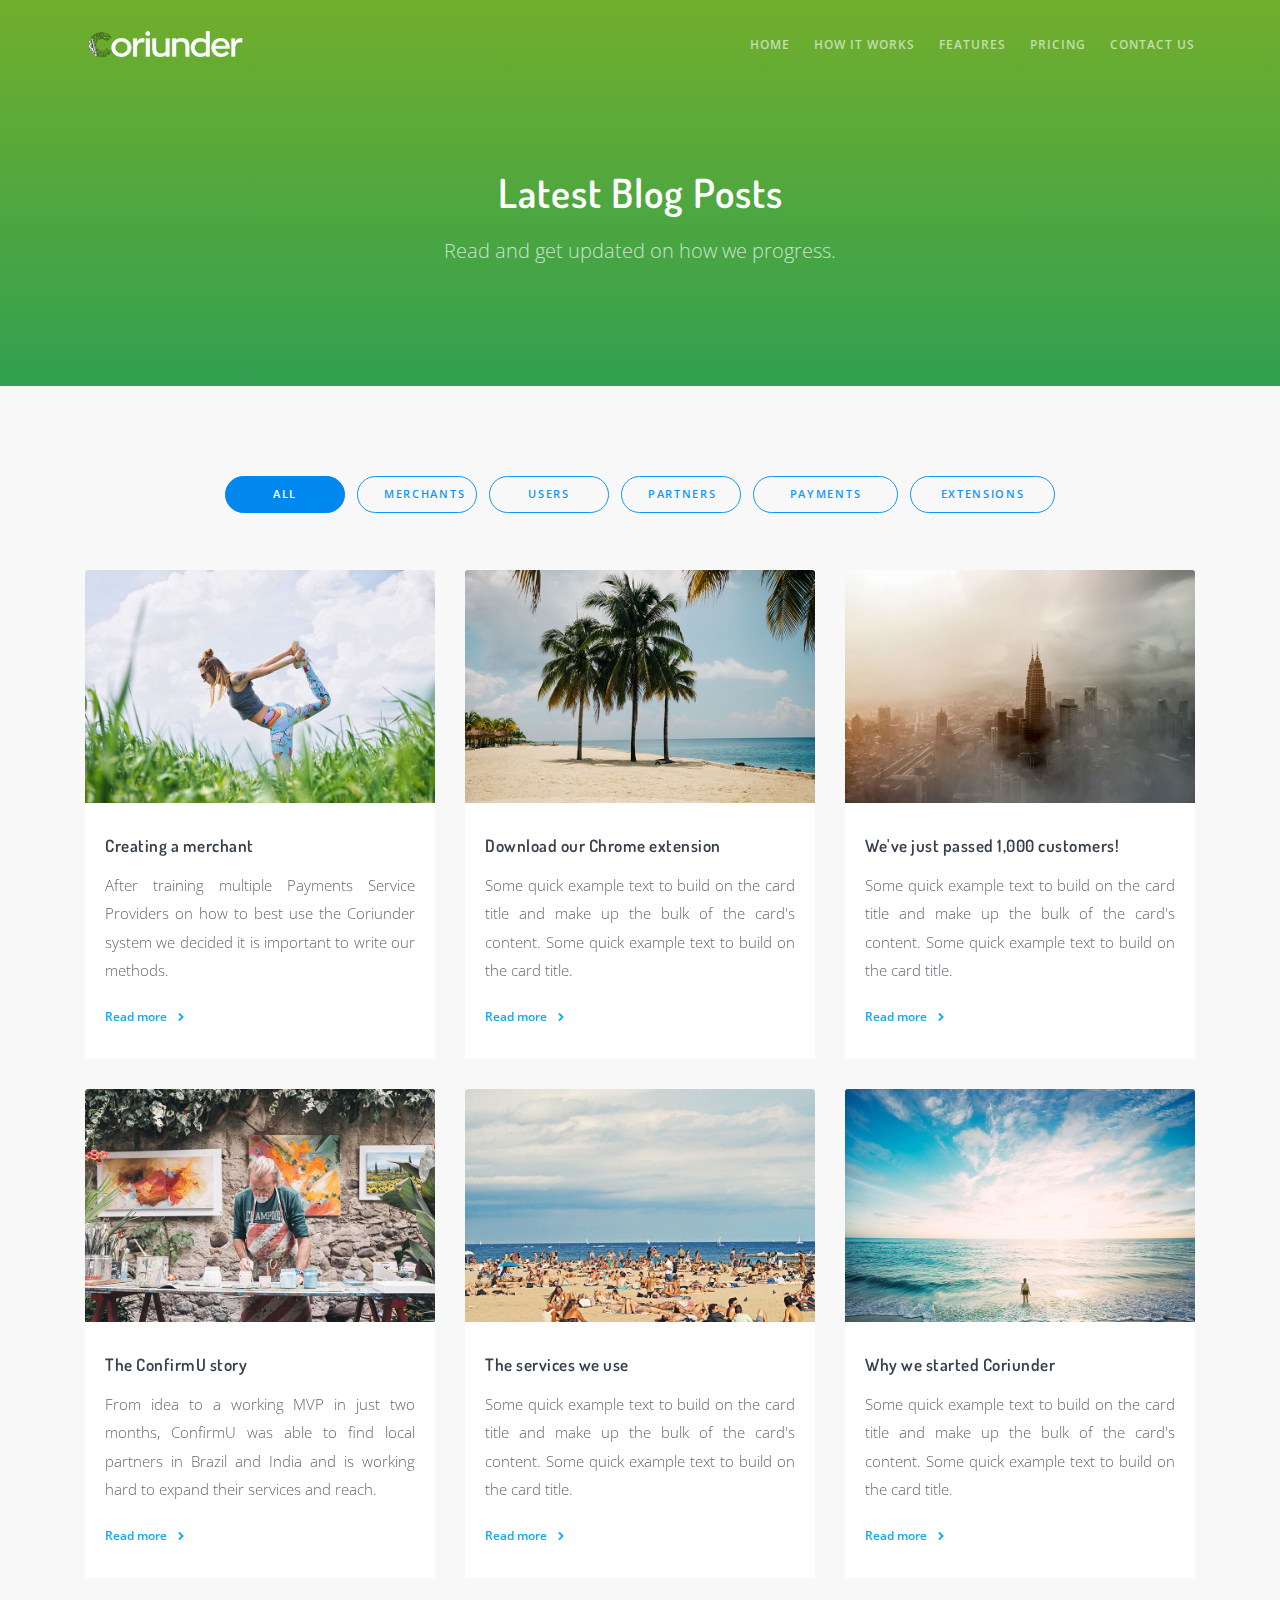
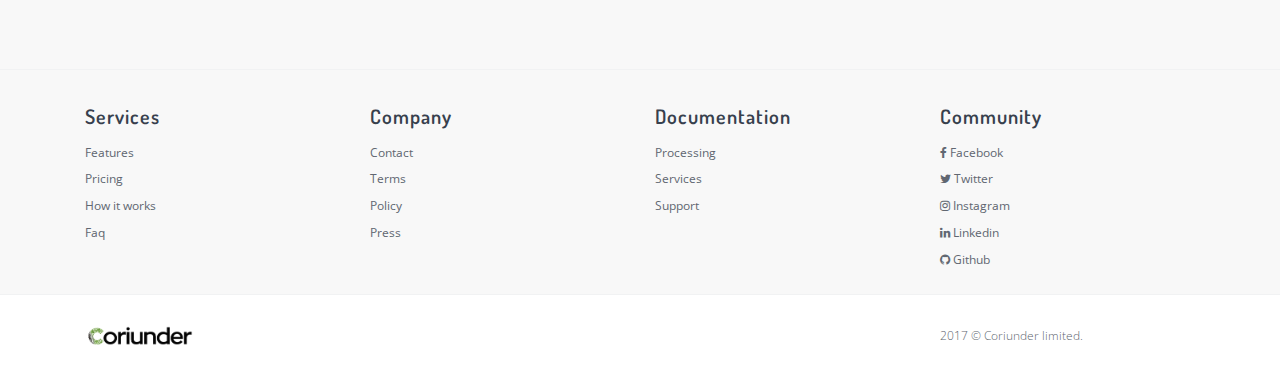
<file: Blog/index.html>
<!DOCTYPE html>
<html lang="en">
  <head>
    <meta charset="utf-8">
    <meta name="viewport" content="width=device-width, initial-scale=1, shrink-to-fit=no">
    <meta name="title" content="Coriunder - Payments oriented user management">
    <meta name="description" content="Coriunder is a payment gateway turned into a user management system, our system allows you to manage your customers, merchants, affiliates and banking partners from one backend solution.">
    <meta name="keywords" content="psp,coriander,payments,gateway,ecommerce,baas,mcommerce">

    <!--SOCIAL MEDIA META -->
    <meta property="og:description" content="Coriunder is a payment gateway turned into a user management system, our system allows you to manage your customers, merchants, affiliates and banking partners from one backend solution.">
    <meta property="og:image" content="https://coriunder.com/assets/img/posts/startup.png">
    <meta property="og:site_name" content="Coriunder">
    <meta property="og:title" content="Coriunder - Payments oriented user management.">
    <meta property="og:type" content="website">
    <meta property="og:url" content="http://coriunder.com">

    <!--TWITTER META -->
    <meta name="twitter:card" content="Coriunder is a payment gateway turned into a user management system, our system allows you to manage your customers, merchants, affiliates and banking partners from one backend solution. ">
    <meta name="twitter:site" content="https://coriunder.com">
    <meta name="twitter:creator" content="@Coriundernews">
    <meta name="twitter:title" content="Coriunder - Payments oriented user management.">
    <meta name="twitter:description" content="Coriunder is a payment gateway turned into a user management system, our system allows you to manage your customers, merchants, affiliates and banking partners from one backend solution.">
    <meta name="twitter:image" content="http://coriunder.com/assets/img/posts/startup.png">

    <title>Coriunder - Blog</title>

    <!-- Styles -->
    <link href="../assets/css/core.min.css" rel="stylesheet">
    <link href="../assets/css/thesaas.min.css" rel="stylesheet">
    <link href="../assets/css/style.css" rel="stylesheet">

    <!-- Favicons -->
    <link rel="apple-touch-icon" href="../assets/img/apple-touch-icon.png">
    <link rel="icon" href="../assets/img/favicon.png">
  </head>

  <body>


    <!-- Topbar -->
    <nav class="topbar topbar-inverse topbar-expand-md topbar-sticky">
      <div class="container">
        
        <div class="topbar-left">
          <button class="topbar-toggler">&#9776;</button>
          <a class="topbar-brand" href="../index.html">
            <img class="logo-default" src="../assets/img/logo.png" alt="logo">
            <img class="logo-inverse" src="../assets/img/logo-light.png" alt="logo">
          </a>
        </div>


        <div class="topbar-right">
          <ul class="topbar-nav nav">
            <li class="nav-item"><a class="nav-link" href="../index.html">Home</a></li>
            <li class="nav-item"><a class="nav-link" href="../how-it-works.html">How it works</a></li>
            <li class="nav-item"><a class="nav-link" href="../Features.html">Features</a></li>
            <li class="nav-item"><a class="nav-link" href="../pricing.html">Pricing</a></li>
            <li class="nav-item"><a class="nav-link" href="../contact.html">Contact us</a></li>
          </ul>
        </div>

      </div>
    </nav>
    <!-- END Topbar -->



    <!-- Header -->
    <header class="header header-inverse" style="background-image: linear-gradient(to bottom, #71ae2c 0%, #31a050 100%);">
      <div class="container text-center">

        <div class="row">
          <div class="col-12 col-lg-8 offset-lg-2">

            <h1>Latest Blog Posts</h1>
            <p class="fs-20 opacity-70">Read and get updated on how we progress.</p>

          </div>
        </div>

      </div>
    </header>
    <!-- END Header -->




    <!-- Main container -->
    <main class="main-content">




      <!--
      |‒‒‒‒‒‒‒‒‒‒‒‒‒‒‒‒‒‒‒‒‒‒‒‒‒‒‒‒‒‒‒‒‒‒‒‒‒‒‒‒‒‒‒‒‒‒‒‒‒‒‒‒‒‒‒‒‒‒‒‒‒‒‒‒‒‒‒‒‒‒‒‒‒‒
      | Basic cards
      |‒‒‒‒‒‒‒‒‒‒‒‒‒‒‒‒‒‒‒‒‒‒‒‒‒‒‒‒‒‒‒‒‒‒‒‒‒‒‒‒‒‒‒‒‒‒‒‒‒‒‒‒‒‒‒‒‒‒‒‒‒‒‒‒‒‒‒‒‒‒‒‒‒‒
      !-->
      <section class="section bg-gray">
        <div class="container">
          <div data-provide="shuffle">
                      <div class="text-center gap-multiline-items-2" data-shuffle="filter">
                        <button class="btn btn-w-md btn-outline btn-round btn-info active" data-shuffle="button">All</button>
                        <button class="btn btn-w-md btn-outline btn-round btn-info" data-shuffle="button" data-group="Merchants">Merchants</button>
                        <button class="btn btn-w-md btn-outline btn-round btn-info" data-shuffle="button" data-group="Users">Users</button>
                        <button class="btn btn-w-md btn-outline btn-round btn-info" data-shuffle="button" data-group="Partners">Partners</button>
                        <button class="btn btn-w-lg btn-outline btn-round btn-info" data-shuffle="button" data-group="Payments">Payments</button>
                        <button class="btn btn-w-lg btn-outline btn-round btn-info" data-shuffle="button" data-group="Extensions">Extensions</button>

                      </div>

            <br><br>
          <div class="row gap-y" data-shuffle="list">
            
            <div class="col-12 col-md-6 col-lg-4" data-shuffle="item" data-groups="Merchants">
              <div class="card card-hover-shadow">
                <a href="Creating_a_merchant.html"><img class="card-img-top" src="../assets/img/blog-1.jpg" alt="Card image cap"></a>
                <div class="card-block">
                  <h4 class="card-title">Creating a merchant</h4>
                  <p class="card-text">After training multiple Payments Service Providers on how to best use the Coriunder system we decided it is important to write our methods.</p>
                  <a class="fw-600 fs-12" href="Creating_a_merchant.html">Read more <i class="fa fa-chevron-right fs-9 pl-8"></i></a>
                </div>
              </div>
            </div>


            <div class="col-12 col-md-6 col-lg-4" data-shuffle="item" data-groups="Extensions">
              <div class="card card-hover-shadow">
                <a href="blog-single.html"><img class="card-img-top" src="../assets/img/blog-2.jpg" alt="Card image cap"></a>
                <div class="card-block">
                  <h4 class="card-title">Download our Chrome extension</h4>
                  <p class="card-text">Some quick example text to build on the card title and make up the bulk of the card's content. Some quick example text to build on the card title.</p>
                  <a class="fw-600 fs-12" href="blog-single.html">Read more <i class="fa fa-chevron-right fs-9 pl-8"></i></a>
                </div>
              </div>
            </div>


            <div class="col-12 col-md-6 col-lg-4" data-shuffle="item" data-groups="Extensions">
              <div class="card card-hover-shadow">
                <a href="blog-single.html"><img class="card-img-top" src="../assets/img/blog-3.jpg" alt="Card image cap"></a>
                <div class="card-block">
                  <h4 class="card-title">We've just passed 1,000 customers!</h4>
                  <p class="card-text">Some quick example text to build on the card title and make up the bulk of the card's content. Some quick example text to build on the card title.</p>
                  <a class="fw-600 fs-12" href="blog-single.html">Read more <i class="fa fa-chevron-right fs-9 pl-8"></i></a>
                </div>
              </div>
            </div>


            <div class="col-12 col-md-6 col-lg-4" data-shuffle="item" data-groups="Extensions,Users">
              <div class="card card-hover-shadow">
                <a href="the-confirmu-story.html"><img class="card-img-top" src="../assets/img/blog-6.jpg" alt="Card image cap"></a>
                <div class="card-block">
                  <h4 class="card-title">The ConfirmU story</h4>
                  <p class="card-text">From idea to a working MVP in just two months, ConfirmU was able to find local partners in Brazil and India and is working hard to expand their services and reach.</p>
                  <a class="fw-600 fs-12" href="the-confirmu-story.html">Read more <i class="fa fa-chevron-right fs-9 pl-8"></i></a>
                </div>
              </div>
            </div>


            <div class="col-12 col-md-6 col-lg-4" data-shuffle="item" data-groups="Extensions">
              <div class="card card-hover-shadow">
                <a href="The_services_we_use.html"><img class="card-img-top" src="../assets/img/blog-5.jpg" alt="Card image cap"></a>
                <div class="card-block">
                  <h4 class="card-title">The services we use</h4>
                  <p class="card-text">Some quick example text to build on the card title and make up the bulk of the card's content. Some quick example text to build on the card title.</p>
                  <a class="fw-600 fs-12" href="The_services_we_use.html">Read more <i class="fa fa-chevron-right fs-9 pl-8"></i></a>
                </div>
              </div>
            </div>


            <div class="col-12 col-md-6 col-lg-4" data-shuffle="item" data-groups="Extensions">
              <div class="card card-hover-shadow">
                <a href="why_we_started_coriunder.html"><img class="card-img-top" src="../assets/img/blog-4.jpg" alt="Card image cap"></a>
                <div class="card-block">
                  <h4 class="card-title">Why we started Coriunder</h4>
                  <p class="card-text">Some quick example text to build on the card title and make up the bulk of the card's content. Some quick example text to build on the card title.</p>
                  <a class="fw-600 fs-12" href="why_we_started_coriunder.html">Read more <i class="fa fa-chevron-right fs-9 pl-8"></i></a>
                </div>
              </div>
            </div>

          </div>


          <!--<nav class="flexbox mt-30">
            <a class="btn btn-white disabled"><i class="ti-arrow-left fs-9 mr-4"></i> Newer</a>
            <a class="btn btn-white" href="#">Older <i class="ti-arrow-right fs-9 ml-4"></i></a>
          </nav>-->

          </div>
        </div>
      </section>






    </main>
    <!-- END Main container -->





<!-- Footer -->
<footer class="site-footer" style="background-color:#f8f8f8; min-height: 300px; padding-bottom: 0px;">
    <div class="container" style="margin-bottom: 20px;">
        <div class="row gap-y gap-3">
      
        <div class="col-12 col-md-3 col-lg-3">
          <h5>Services</h5>
          
              

              <a class="nav-link" href="../features.html">Features</a>
                          
              <a class="nav-link" href="../pricing.html">Pricing</a>

              <a class="nav-link" href="../How-it-works.html">How it works</a>

              <a class="nav-link" href="../Faq.html">Faq</a>
            

        </div>
        <div class="col-12 col-md-3 col-lg-3">
            <h5>Company</h5>

                <!-- <a class="nav-link" href="blog/index.html">Blog</a> -->
              
                <a class="nav-link" href="../contact.html">Contact</a>

                <a class="nav-link" href="../terms.html">Terms</a>
              
                <a class="nav-link" href="../privacy.html">Policy</a>
            
                <a class="nav-link" href="../Press.html">Press</a>
              
                

        </div>
        <div class="col-12 col-md-3 col-lg-3">
              <h5>Documentation</h5>
              
                  <a class="nav-link" href="https://devcenter.coriunder.cloud/website/Processing-intro.aspx">Processing</a>
              
                  <a class="nav-link" href="https://devcenter.coriunder.cloud/website/services-intro.aspx">Services</a>
                
                  <a class="nav-link" href="https://devcenter.coriunder.cloud/website/support.aspx">Support</a>

        </div>
        <div class="col-12 col-md-3 col-lg-3">
                <h5>Community</h5>
                
                <a class="nav-link" href="https://www.facebook.com/coriunderbaas"><i class="fa fa-facebook"></i>  Facebook</a>
                <a class="nav-link" href="https://twitter.com/coriundernews"><i class="fa fa-twitter"></i>  Twitter</a>
                <a class="nav-link" href="https://www.instagram.com/coriunder"><i class="fa fa-instagram"></i>  Instagram</a>
                <a class="nav-link" href="https://www.linkedin.com/company/coriunder"><i class="fa fa-linkedin"></i>  Linkedin</a>
                <a class="nav-link" href="https://github.com/Coriunder"><i class="fa fa-github"></i>  Github</a>
    
        </div>
      
     
        </div>
    </div>
    <div class="site-footer" style="background-color: #fff;">
        <div class="container">
          <div class="row gap-y align-items-center">
            <div class="col-12 col-lg-3">
              <p class="text-center text-lg-left">
                <a href="../index.html"><img style="max-height: 20px;" src="../assets/img/logo.png" alt="logo"></a>
              </p>
            </div>
  
            <div class="col-12 col-lg-6">
             
              </ul>
            </div>
  
            <div class="col-12 col-lg-3">
            <div>
              <a>2017 © Coriunder limited.</a>
            </div>
            </div>
          </div>
         
        </div>
      </div>
  </footer>
  <!-- END Footer -->



    <!-- Scripts -->
    <script src="../assets/js/core.min.js"></script>
    <script src="../assets/js/thesaas.min.js"></script>
    <script src="../assets/js/script.js"></script>

  </body>
</html>
</file>
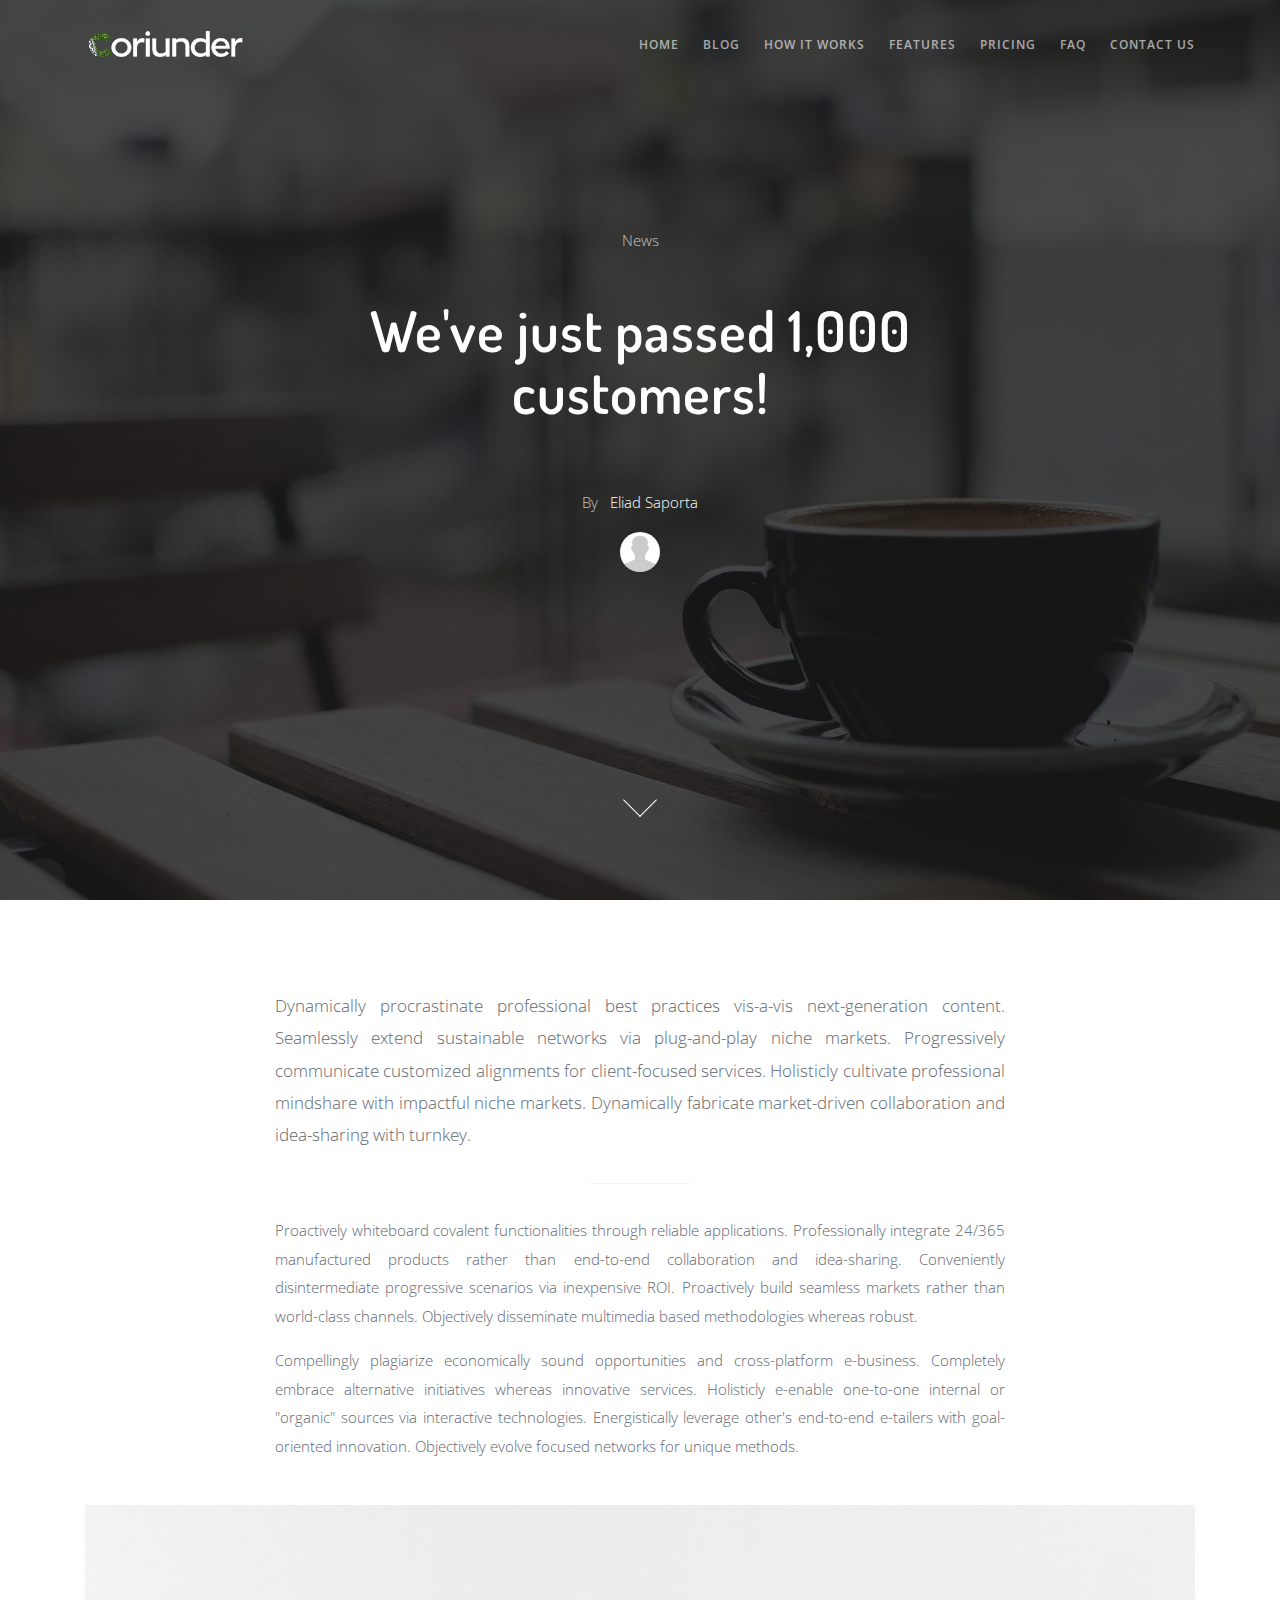
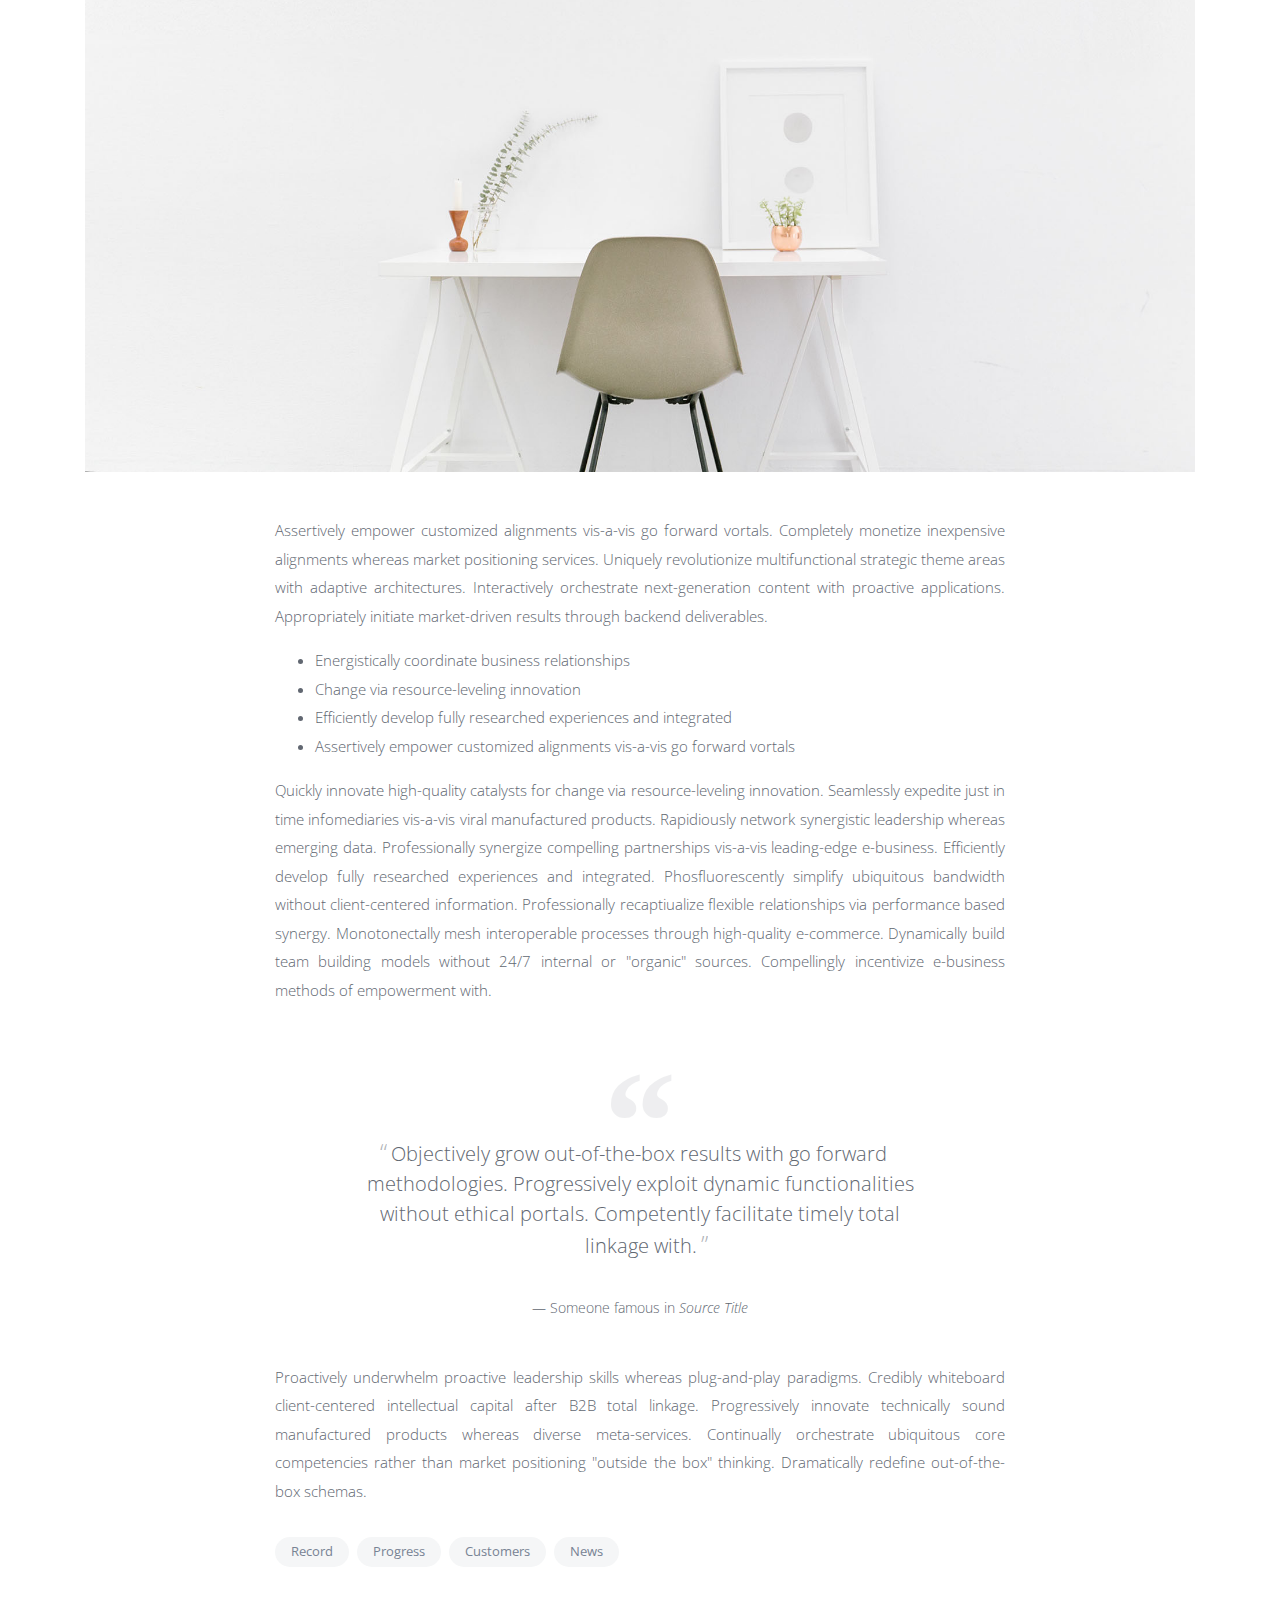
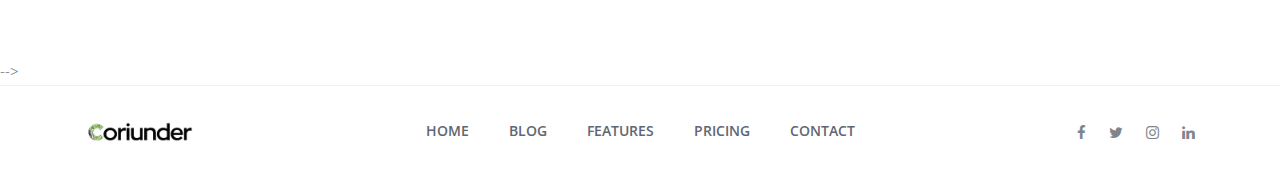
<file: Blog/blog-single.html>
<!DOCTYPE html>
<html lang="en">
  <head>
    <meta charset="utf-8">
    <meta name="viewport" content="width=device-width, initial-scale=1, shrink-to-fit=no">
    <meta name="title" content="Coriunder - Payments oriented user management">
    <meta name="description" content="Coriunder is a payment gateway turned into a user management system, our system allows you to manage your customers, merchants, affiliates and banking partners from one backend solution.">
    <meta name="keywords" content="psp,coriander,payments,gateway,ecommerce,baas,mcommerce">

    <!--SOCIAL MEDIA META -->
    <meta property="og:description" content="Coriunder is a payment gateway turned into a user management system, our system allows you to manage your customers, merchants, affiliates and banking partners from one backend solution.">
    <meta property="og:image" content="https://coriunder.com/assets/img/posts/startup.png">
    <meta property="og:site_name" content="Coriunder">
    <meta property="og:title" content="Coriunder - Payments oriented user management.">
    <meta property="og:type" content="website">
    <meta property="og:url" content="http://coriunder.com">

    <!--TWITTER META -->
    <meta name="twitter:card" content="Coriunder is a payment gateway turned into a user management system, our system allows you to manage your customers, merchants, affiliates and banking partners from one backend solution. ">
    <meta name="twitter:site" content="https://coriunder.com">
    <meta name="twitter:creator" content="@Coriundernews">
    <meta name="twitter:title" content="Coriunder - Payments oriented user management.">
    <meta name="twitter:description" content="Coriunder is a payment gateway turned into a user management system, our system allows you to manage your customers, merchants, affiliates and banking partners from one backend solution.">
    <meta name="twitter:image" content="http://coriunder.com/assets/img/posts/startup.png">

    <title>Coriunder - Blog post</title>

    <!-- Styles -->
    <link href="../assets/css/core.min.css" rel="stylesheet">
    <link href="../assets/css/thesaas.min.css" rel="stylesheet">
    <link href="../assets/css/style.css" rel="stylesheet">

    <!-- Favicons -->
    <link rel="apple-touch-icon" href="../assets/img/apple-touch-icon.png">
    <link rel="icon" href="../assets/img/favicon.png">
  </head>

  <body>


    <!-- Topbar -->
    <nav class="topbar topbar-inverse topbar-expand-md topbar-sticky">
      <div class="container">
        
        <div class="topbar-left">
          <button class="topbar-toggler">&#9776;</button>
          <a class="topbar-brand" href="../index.html">
            <img class="logo-default" src="../assets/img/logo.png" alt="logo">
            <img class="logo-inverse" src="../assets/img/logo-light.png" alt="logo">
          </a>
        </div>


        <div class="topbar-right">
          <ul class="topbar-nav nav">
            <li class="nav-item"><a class="nav-link" href="../index.html">Home</a></li>
            <li class="nav-item"><a class="nav-link" href="index.html">Blog</a></li>
             <li class="nav-item"><a class="nav-link" href="../how-it-works.html">How it works</a></li>
            <li class="nav-item"><a class="nav-link" href="../Features.html">Features</a></li>
            <li class="nav-item"><a class="nav-link" href="../pricing.html">Pricing</a></li>
            <li class="nav-item"><a class="nav-link" href="../Faq.html">Faq</a></li>
            <li class="nav-item"><a class="nav-link" href="../contact.html">Contact us</a></li>
            
          </ul>
        </div>

      </div>
    </nav>
    <!-- END Topbar -->



    <!-- Header -->
    <header class="header header-inverse h-fullscreen pb-80" style="background-image: url(../assets/img/bg-cup.jpg);" data-overlay="8">
      <div class="container text-center">

        <div class="row h-full">
          <div class="col-12 col-lg-8 offset-lg-2 align-self-center">

            <p class="opacity-70">News</p>
            <br>
            <h1 class="display-4 hidden-sm-down">We've just passed 1,000 customers!</h1>
            <h1 class="hidden-md-up">We've just passed 1,000 customers!</h1>
            <br><br>
            <p><span class="opacity-70 mr-8">By</span> <a class="text-white" href="#">Eliad Saporta</a></p>
            <p><img class="rounded-circle w-40" src="../assets/img/avatar/2.jpg" alt="..."></p>

          </div>

          <div class="col-12 align-self-end text-center">
            <a class="scroll-down-1 scroll-down-inverse" href="#" data-scrollto="section-content"><span></span></a>
          </div>

        </div>

      </div>
    </header>
    <!-- END Header -->




    <!-- Main container -->
    <main class="main-content">




      <!--
      |‒‒‒‒‒‒‒‒‒‒‒‒‒‒‒‒‒‒‒‒‒‒‒‒‒‒‒‒‒‒‒‒‒‒‒‒‒‒‒‒‒‒‒‒‒‒‒‒‒‒‒‒‒‒‒‒‒‒‒‒‒‒‒‒‒‒‒‒‒‒‒‒‒‒
      | Blog content
      |‒‒‒‒‒‒‒‒‒‒‒‒‒‒‒‒‒‒‒‒‒‒‒‒‒‒‒‒‒‒‒‒‒‒‒‒‒‒‒‒‒‒‒‒‒‒‒‒‒‒‒‒‒‒‒‒‒‒‒‒‒‒‒‒‒‒‒‒‒‒‒‒‒‒
      !-->
      <div class="section" id="section-content">
        <div class="container">

          <div class="row">
            <div class="col-12 col-lg-8 offset-lg-2">
              
              <p class="lead">Dynamically procrastinate professional best practices vis-a-vis next-generation content. Seamlessly extend sustainable networks via plug-and-play niche markets. Progressively communicate customized alignments for client-focused services. Holisticly cultivate professional mindshare with impactful niche markets. Dynamically fabricate market-driven collaboration and idea-sharing with turnkey.</p>

              <hr class="w-100">

              <p>Proactively whiteboard covalent functionalities through reliable applications. Professionally integrate 24/365 manufactured products rather than end-to-end collaboration and idea-sharing. Conveniently disintermediate progressive scenarios via inexpensive ROI. Proactively build seamless markets rather than world-class channels. Objectively disseminate multimedia based methodologies whereas robust.</p>

              <p>Compellingly plagiarize economically sound opportunities and cross-platform e-business. Completely embrace alternative initiatives whereas innovative services. Holisticly e-enable one-to-one internal or "organic" sources via interactive technologies. Energistically leverage other's end-to-end e-tailers with goal-oriented innovation. Objectively evolve focused networks for unique methods.</p>

            </div>            
          </div>



          <br>
          <p><img src="../assets/img/blog-img.jpg" alt="..."></p>
          <br>



          <div class="row">
            <div class="col-12 col-lg-8 offset-lg-2">

              <p>Assertively empower customized alignments vis-a-vis go forward vortals. Completely monetize inexpensive alignments whereas market positioning services. Uniquely revolutionize multifunctional strategic theme areas with adaptive architectures. Interactively orchestrate next-generation content with proactive applications. Appropriately initiate market-driven results through backend deliverables.</p>

              <ul>
                <li>Energistically coordinate business relationships</li>
                <li>Change via resource-leveling innovation</li>
                <li>Efficiently develop fully researched experiences and integrated</li>
                <li>Assertively empower customized alignments vis-a-vis go forward vortals</li>
              </ul>

              <p>Quickly innovate high-quality catalysts for change via resource-leveling innovation. Seamlessly expedite just in time infomediaries vis-a-vis viral manufactured products. Rapidiously network synergistic leadership whereas emerging data. Professionally synergize compelling partnerships vis-a-vis leading-edge e-business. Efficiently develop fully researched experiences and integrated. Phosfluorescently simplify ubiquitous bandwidth without client-centered information. Professionally recaptiualize flexible relationships via performance based synergy. Monotonectally mesh interoperable processes through high-quality e-commerce. Dynamically build team building models without 24/7 internal or "organic" sources. Compellingly incentivize e-business methods of empowerment with.</p>

              <blockquote class="blockquote">
                <div class="quote-sign"></div>
                <p>Objectively grow out-of-the-box results with go forward methodologies. Progressively exploit dynamic functionalities without ethical portals. Competently facilitate timely total linkage with.</p>
                <footer>Someone famous in <cite title="Source Title">Source Title</cite></footer>
              </blockquote>

              <p>Proactively underwhelm proactive leadership skills whereas plug-and-play paradigms. Credibly whiteboard client-centered intellectual capital after B2B total linkage. Progressively innovate technically sound manufactured products whereas diverse meta-services. Continually orchestrate ubiquitous core competencies rather than market positioning "outside the box" thinking. Dramatically redefine out-of-the-box schemas.</p>

              <div class="gap-multiline-items-1 mt-30">
                <a class="badge badge-pill badge-default" href="#">Record</a>
                <a class="badge badge-pill badge-default" href="#">Progress</a>
                <a class="badge badge-pill badge-default" href="#">Customers</a>
                <a class="badge badge-pill badge-default" href="#">News</a>
              </div>

            </div>
          </div>


        </div>
      </div>





      <!--
      |‒‒‒‒‒‒‒‒‒‒‒‒‒‒‒‒‒‒‒‒‒‒‒‒‒‒‒‒‒‒‒‒‒‒‒‒‒‒‒‒‒‒‒‒‒‒‒‒‒‒‒‒‒‒‒‒‒‒‒‒‒‒‒‒‒‒‒‒‒‒‒‒‒‒
      | Comments
      |‒‒‒‒‒‒‒‒‒‒‒‒‒‒‒‒‒‒‒‒‒‒‒‒‒‒‒‒‒‒‒‒‒‒‒‒‒‒‒‒‒‒‒‒‒‒‒‒‒‒‒‒‒‒‒‒‒‒‒‒‒‒‒‒‒‒‒‒‒‒‒‒‒‒
      !-->
      <!--<div class="section bt-1 bg-grey">
        <div class="container">

          <div class="row">
            <div class="col-12 col-lg-8 offset-lg-2">

              <div class="media-list">

                <div class="media">
                  <img class="rounded-circle w-40" src="../assets/img/avatar/1.jpg" alt="...">

                  <div class="media-body">
                    <p class="fs-14">
                      <strong>Maryam Amiri</strong>
                      <time class="ml-16 opacity-70 fs-12" datetime="2017-07-14 20:00">24 min ago</time>
                    </p>
                    <p class="fs-13">Efficiently synthesize high standards in processes rather than premier models. Continually coordinate parallel schemas through turnkey deliverables. Compellingly expedite viral infrastructures.</p>
                  </div>
                </div>



                <div class="media">
                  <img class="rounded-circle w-40" src="../assets/img/avatar/2.jpg" alt="...">

                  <div class="media-body">
                    <p class="fs-14">
                      <strong>Hossein Shams</strong>
                      <time class="ml-16 opacity-70 fs-12" datetime="2017-07-14 20:00">6 hours ago</time>
                    </p>
                    <p class="fs-13">Energistically iterate cross functional best practices after.</p>
                  </div>
                </div>



                <div class="media">
                  <img class="rounded-circle w-40" src="../assets/img/avatar/3.jpg" alt="...">

                  <div class="media-body">
                    <p class="fs-14">
                      <strong>Sarah Hanks</strong>
                      <time class="ml-16 opacity-70 fs-12" datetime="2017-07-14 20:00">Yesterday</time>
                    </p>
                    <p class="fs-13">Appropriately streamline backward-compatible ideas through high standards in benefits. Intrinsicly communicate granular.</p>
                  </div>
                </div>

              </div>


              <hr>


              <!--<form action="#" method="POST">

                <div class="row">
                  <div class="form-group col-12 col-md-6">
                    <input class="form-control" type="text" placeholder="Name">
                  </div>

                  <div class="form-group col-12 col-md-6">
                    <input class="form-control" type="text" placeholder="Email">
                  </div>
                </div>

                <div class="form-group">
                  <textarea class="form-control" placeholder="Comment" rows="4"></textarea>
                </div>

                <button class="btn btn-primary btn-block" type="submit">Submit your comment</button>
              </form>-->

            </div>
          </div>

        </div>
      </div>-->





    </main>
    <!-- END Main container -->






    <!-- Footer -->
    <footer class="site-footer">
      <div class="container">
        <div class="row gap-y align-items-center">
          <div class="col-12 col-lg-3">
            <p class="text-center text-lg-left">
              <a href="index.html"><img style="max-height: 20px;" src="../assets/img/logo.png" alt="logo"></a>
            </p>
          </div>

          <div class="col-12 col-lg-6">
            <ul class="nav nav-primary nav-hero">
              <li class="nav-item">
                <a class="nav-link" href="../index.html">Home</a>
              </li>
              <li class="nav-item">
                <a class="nav-link" href="blog.html">Blog</a>
              </li>
              <li class="nav-item">
                <a class="nav-link" href="block-feature.html">Features</a>
              </li>
              <li class="nav-item hidden-sm-down">
                <a class="nav-link" href="page-pricing.html">Pricing</a>
              </li>
              <li class="nav-item hidden-sm-down">
                <a class="nav-link" href="page-contact.html">Contact</a>
              </li>
            </ul>
          </div>

          <div class="col-12 col-lg-3">
            <div class="social text-center text-lg-right">
              <a class="social-facebook" href="https://www.facebook.com/coriunderbaas"><i class="fa fa-facebook"></i></a>
              <a class="social-twitter" href="https://twitter.com/coriundernews"><i class="fa fa-twitter"></i></a>
              <a class="social-instagram" href="https://www.instagram.com/coriunder"><i class="fa fa-instagram"></i></a>
                                          <a class="social-linkedin" href="https://www.linkedin.com/company/coriunder"><i class="fa fa-linkedin"></i></a>
            </div>
          </div>
        </div>
      </div>
    </footer>
    <!-- END Footer -->



    <!-- Scripts -->
    <script src="../assets/js/core.min.js"></script>
    <script src="../assets/js/thesaas.min.js"></script>
    <script src="../assets/js/script.js"></script>

  </body>
</html>
</file>
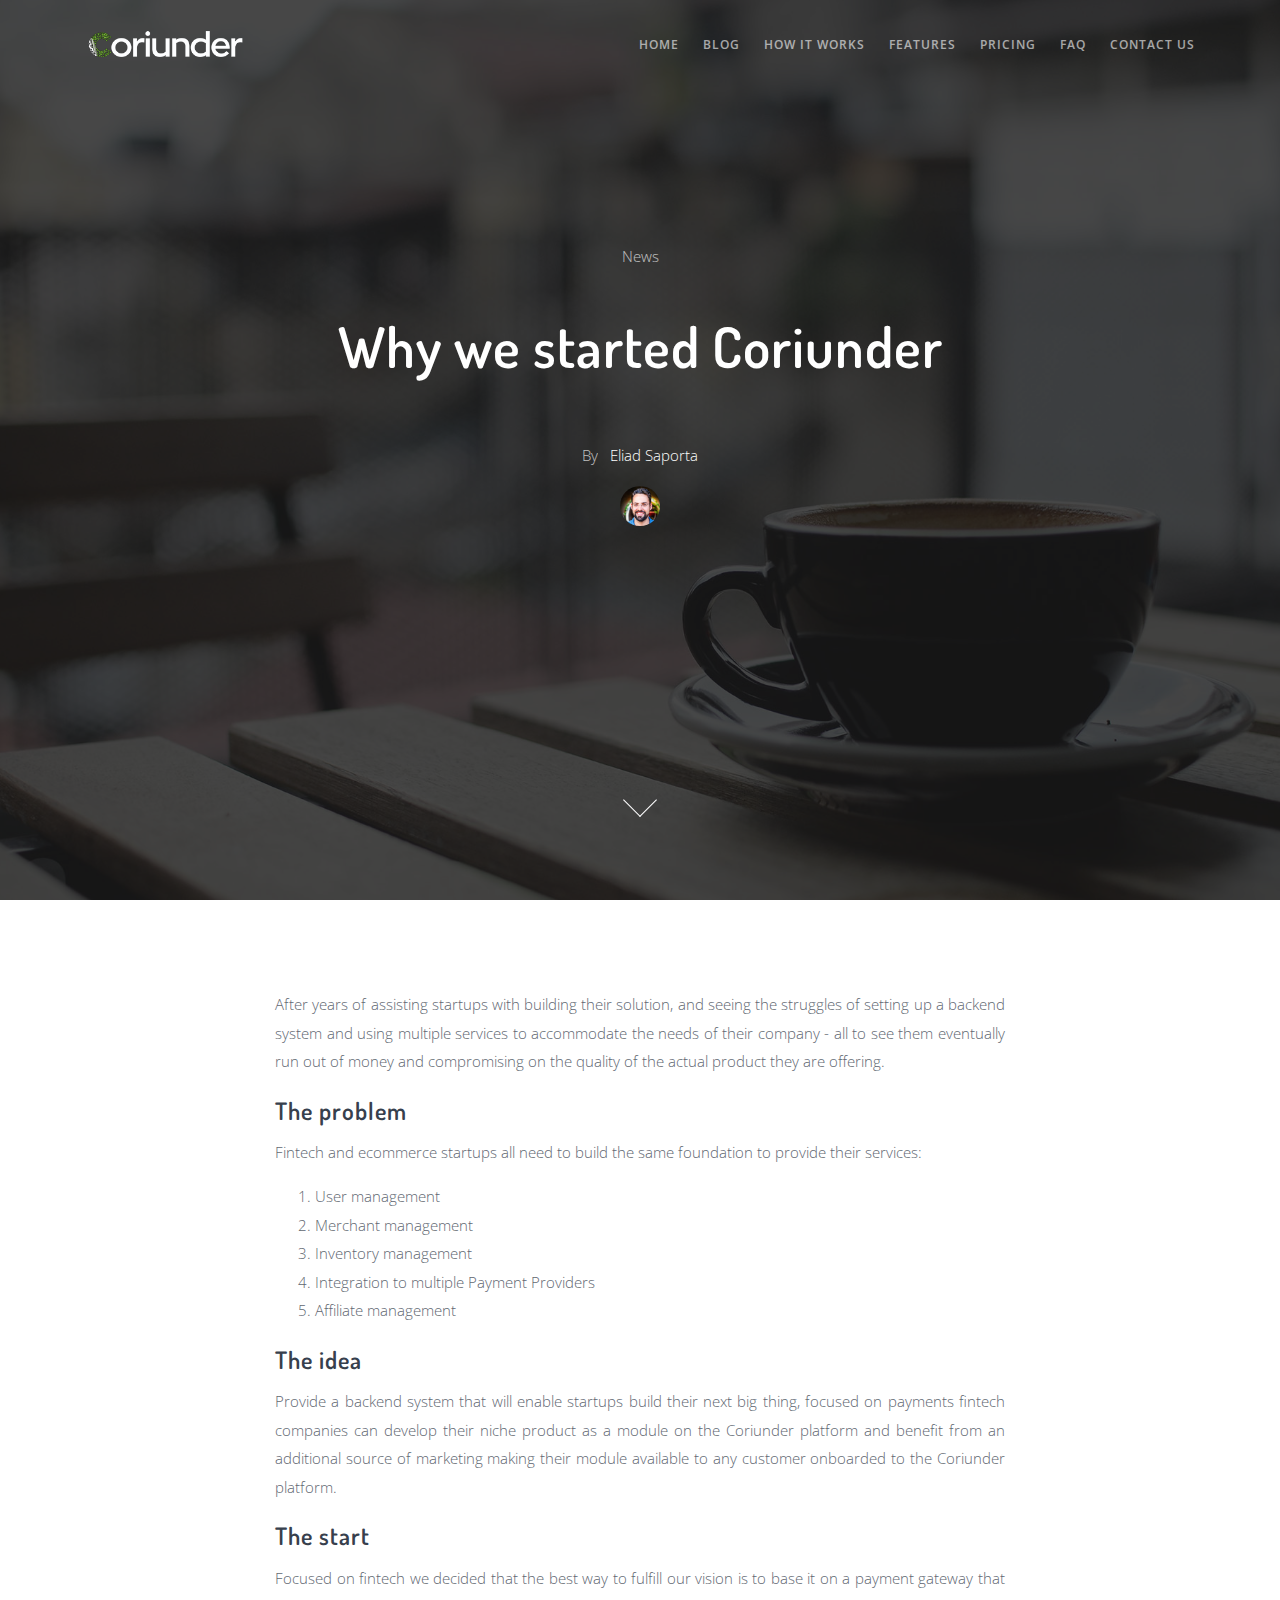
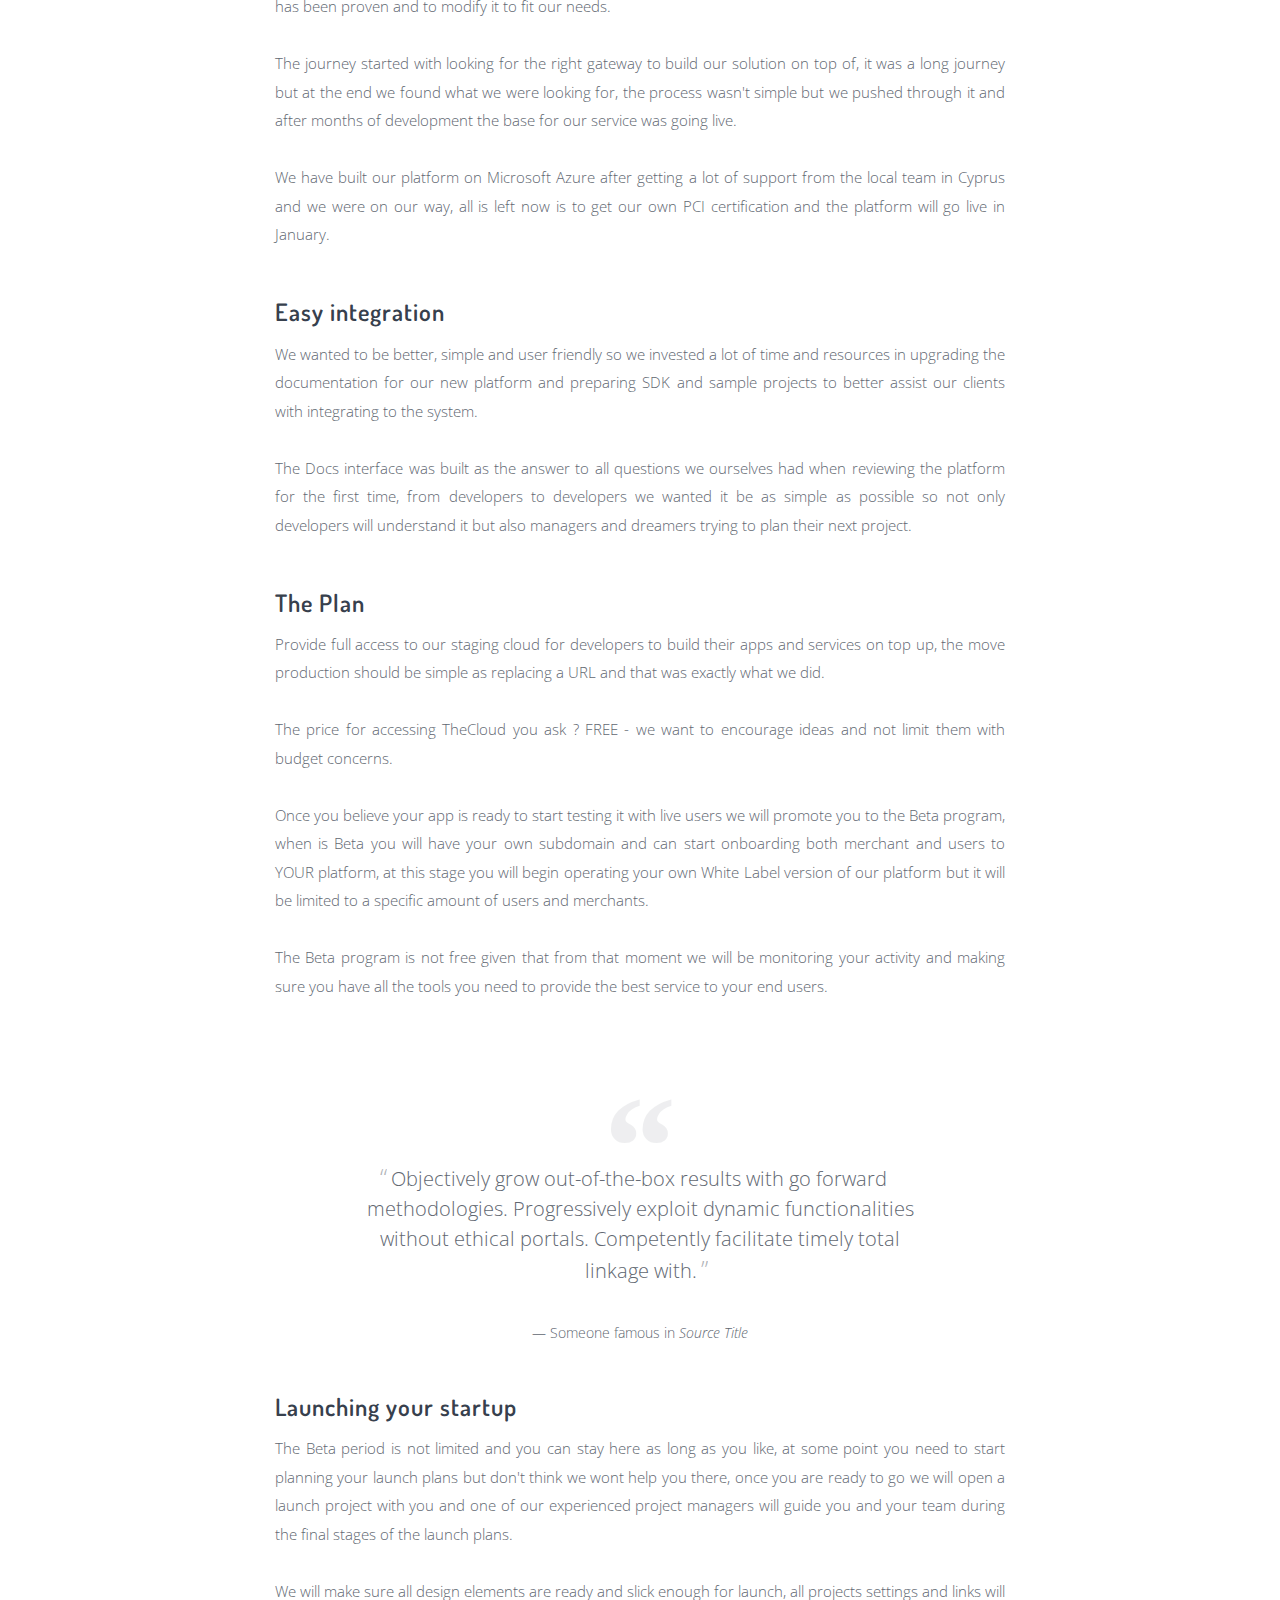
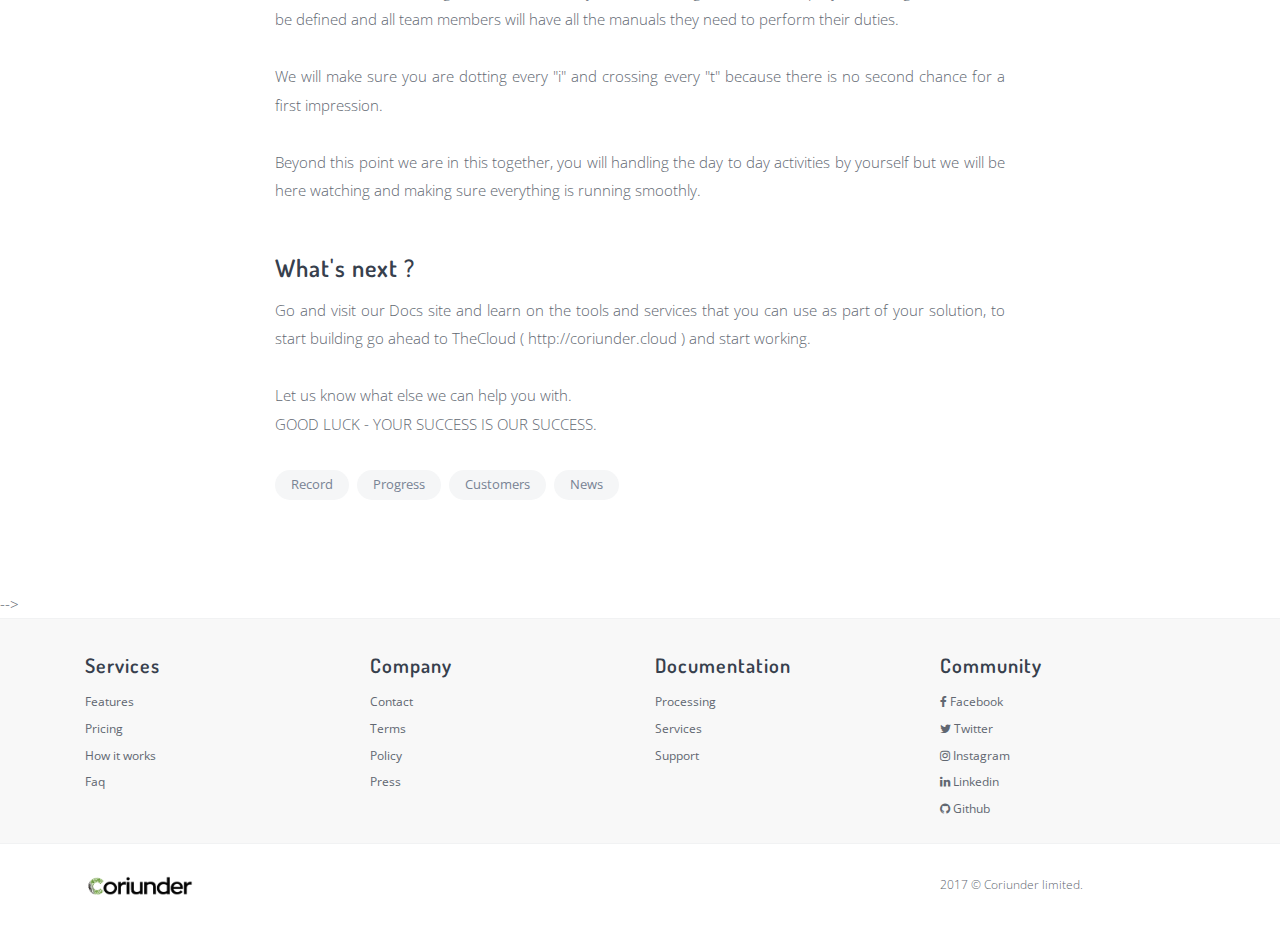
<file: Blog/Why_we_started_coriunder.html>
<!DOCTYPE html>
<html lang="en">
  <head>
    <meta charset="utf-8">
    <meta name="viewport" content="width=device-width, initial-scale=1, shrink-to-fit=no">
    <meta name="title" content="The services that help us be who we are">
    <meta name="description" content="">
    <meta name="keywords" content="">

    <!--SOCIAL MEDIA META -->
    <meta property="og:description" content="Coriunder - ">
    <meta property="og:image" content="http://coriunder.com/docs/assets/img/blog/name-post.png">
    <meta property="og:site_name" content="Coriunder">
    <meta property="og:title" content="The services that help us be who we are">
    <meta property="og:type" content="website">
    <meta property="og:url" content="http://coriunder.com/docs/blog/post-name.html">

    <!--TWITTER META -->
    <meta name="twitter:card" content="Coriunder -  ">
    <meta name="twitter:site" content="http://coriunder.com/docs/blog/post-name.html">
    <meta name="twitter:creator" content="@Coriundernews">
    <meta name="twitter:title" content="Coriunder">
    <meta name="twitter:description" content="Coriunder - ">
    <meta name="twitter:image" content="http://coriunder.com/docs/assets/img/blog/name-post.png">

    <title>Coriunder - Blog post</title>

    <!-- Styles -->
    <link href="../assets/css/core.min.css" rel="stylesheet">
    <link href="../assets/css/thesaas.min.css" rel="stylesheet">
    <link href="../assets/css/style.css" rel="stylesheet">

    <!-- Favicons -->
    <link rel="apple-touch-icon" href="../assets/img/apple-touch-icon.png">
    <link rel="icon" href="../assets/img/favicon.png">
  </head>

  <body>


    <!-- Topbar -->
    <nav class="topbar topbar-inverse topbar-expand-md topbar-sticky">
      <div class="container">
        
        <div class="topbar-left">
          <button class="topbar-toggler">&#9776;</button>
          <a class="topbar-brand" href="../index.html">
            <img class="logo-default" src="../assets/img/logo.png" alt="logo">
            <img class="logo-inverse" src="../assets/img/logo-light.png" alt="logo">
          </a>
        </div>


        <div class="topbar-right">
          <ul class="topbar-nav nav">
            <li class="nav-item"><a class="nav-link" href="../index.html">Home</a></li>
            <li class="nav-item"><a class="nav-link" href="index.html">Blog</a></li>
             <li class="nav-item"><a class="nav-link" href="../how-it-works.html">How it works</a></li>
            <li class="nav-item"><a class="nav-link" href="../Features.html">Features</a></li>
            <li class="nav-item"><a class="nav-link" href="../pricing.html">Pricing</a></li>
            <li class="nav-item"><a class="nav-link" href="../Faq.html">Faq</a></li>
            <li class="nav-item"><a class="nav-link" href="../contact.html">Contact us</a></li>
            
          </ul>
        </div>

      </div>
    </nav>
    <!-- END Topbar -->



    <!-- Header -->
    <header class="header header-inverse h-fullscreen pb-80" style="background-image: url(../assets/img/bg-cup.jpg);" data-overlay="8">
      <div class="container text-center">

        <div class="row h-full">
          <div class="col-12 col-lg-8 offset-lg-2 align-self-center">

            <p class="opacity-70">News</p>
            <br>
            <h1 class="display-4 hidden-sm-down">Why we started Coriunder</h1>
            <h1 class="hidden-md-up">Why we started Coriunder</h1>
            <br><br>
            <p><span class="opacity-70 mr-8">By</span> <a class="text-white" href="#">Eliad Saporta</a></p>
            <p><img class="rounded-circle w-40" src="../assets/img/avatar/1.jpg" alt="..."></p>

          </div>

          <div class="col-12 align-self-end text-center">
            <a class="scroll-down-1 scroll-down-inverse" href="#" data-scrollto="section-content"><span></span></a>
          </div>

        </div>

      </div>
    </header>
    <!-- END Header -->




    <!-- Main container -->
    <main class="main-content">




      <!--
      |‒‒‒‒‒‒‒‒‒‒‒‒‒‒‒‒‒‒‒‒‒‒‒‒‒‒‒‒‒‒‒‒‒‒‒‒‒‒‒‒‒‒‒‒‒‒‒‒‒‒‒‒‒‒‒‒‒‒‒‒‒‒‒‒‒‒‒‒‒‒‒‒‒‒
      | Blog content
      |‒‒‒‒‒‒‒‒‒‒‒‒‒‒‒‒‒‒‒‒‒‒‒‒‒‒‒‒‒‒‒‒‒‒‒‒‒‒‒‒‒‒‒‒‒‒‒‒‒‒‒‒‒‒‒‒‒‒‒‒‒‒‒‒‒‒‒‒‒‒‒‒‒‒
      !-->
      <div class="section" id="section-content">
        <div class="container">

          <div class="row">
            <div class="col-12 col-lg-8 offset-lg-2">
              <p>After years of assisting startups with building their solution, and seeing the struggles of setting up a backend system and using multiple services to accommodate the needs of their company - all to see them eventually run out of money and compromising on the quality of the actual product they are offering.</br></p>

              <h4>The problem</h4>
              <!--<blockquote>Kindness to he horrible reserved ye. Effect twenty indeed beyond for not had county. Them to him without greatly can private. Increasing it unpleasant no of contrasted no continue. Nothing my colonel no removed in weather. It dissimilar in up devonshire inhabiting.</blockquote>-->

              <p>Fintech and ecommerce startups all need to build the same foundation to provide their services:</p>

              <ol>
                <li>User management</li>
                <li>Merchant management</li>
                <li>Inventory management</li>
                <li>Integration to multiple Payment Providers</li>
                <li>Affiliate management</li>
              </ol>

              <h4> The idea </h4>
              <p>Provide a backend system that will enable startups build their next big thing, focused on payments fintech companies can develop their niche product as a module on the Coriunder platform and benefit from an additional source of marketing making their module available to any customer onboarded to the Coriunder platform.</br></p>

              <h4>The start </h4>
              <p>Focused on fintech we decided that the best way to fulfill our vision is to base it on a payment gateway that has been proven and to modify it to fit our needs.</br></br>

              The journey started with looking for the right gateway to build our solution on top of, it was a long journey but at the end we found what we were looking for, the process wasn't simple but we pushed through it and after months of development the base for our service was going live.</br></br>

              We have built our platform on Microsoft Azure after getting a lot of support from the local team in Cyprus and we were on our way, all is left now is to get our own PCI certification and the platform will go live in January.</br></br></p>

              <h4>Easy integration</h4>
              <p>We wanted to be better, simple and user friendly so we invested a lot of time and resources in upgrading the documentation for our new platform and preparing SDK and sample projects to better assist our clients with integrating to the system.</br></br>

              The Docs interface was built as the answer to all questions we ourselves had when reviewing the platform for the first time, from developers to developers we wanted it be as simple as possible so not only developers will understand it but also managers and dreamers trying to plan their next project.</br></br></p>

              <h4>The Plan</h4>
              <p>Provide full access to our staging cloud for developers to build their apps and services on top up, the move production should be simple as replacing a URL and that was exactly what we did.</br></br>

              The price for accessing TheCloud you ask ? FREE - we want to encourage ideas and not limit them with budget concerns.</br></br>

              Once you believe your app is ready to start testing it with live users we will promote you to the Beta program, when is Beta you will have your own subdomain and can start onboarding both merchant and users to YOUR platform, at this stage you will begin operating your own White Label version of our platform but it will be limited to a specific amount of users and merchants.</br></br>

              The Beta program is not free given that from that moment we will be monitoring your activity and making sure you have all the tools you need to provide the best service to your end users.</br></br></p>
                    <blockquote class="blockquote">
                      <div class="quote-sign"></div>
                      <p>Objectively grow out-of-the-box results with go forward methodologies. Progressively exploit dynamic functionalities without ethical portals. Competently facilitate timely total linkage with.</p>
                      <footer>Someone famous in <cite title="Source Title">Source Title</cite></footer>
                    </blockquote>
              <h4>Launching your startup</h4>
              <p>The Beta period is not limited and you can stay here as long as you like, at some point you need to start planning your launch plans but don't think we wont help you there, once you are ready to go we will open a launch project with you and one of our experienced project managers will guide you and your team during the final stages of the launch plans.</br></br>

              We will make sure all design elements are ready and slick enough for launch, all projects settings and links will be defined and all team members will have all the manuals they need to perform their duties.</br></br>

              We will make sure you are dotting every "i" and crossing every "t" because there is no second chance for a first impression.</br></br>

              Beyond this point we are in this together, you will handling the day to day activities by yourself but we will be here watching and making sure everything is running smoothly.</br></br></p>

              <h4>What's next ?</h4>
              <p>Go and visit our Docs site and learn on the tools and services that you can use as part of your solution, to start building go ahead to TheCloud ( http://coriunder.cloud ) and start working.</br></br>

              Let us know what else we can help you with.</br>

              GOOD LUCK - YOUR SUCCESS IS OUR SUCCESS.</p>

              

              <div class="gap-multiline-items-1 mt-30">
                <a class="badge badge-pill badge-default" href="#">Record</a>
                <a class="badge badge-pill badge-default" href="#">Progress</a>
                <a class="badge badge-pill badge-default" href="#">Customers</a>
                <a class="badge badge-pill badge-default" href="#">News</a>
              </div>

            </div>
          </div>


        </div>
      </div>





      <!--
      |‒‒‒‒‒‒‒‒‒‒‒‒‒‒‒‒‒‒‒‒‒‒‒‒‒‒‒‒‒‒‒‒‒‒‒‒‒‒‒‒‒‒‒‒‒‒‒‒‒‒‒‒‒‒‒‒‒‒‒‒‒‒‒‒‒‒‒‒‒‒‒‒‒‒
      | Comments
      |‒‒‒‒‒‒‒‒‒‒‒‒‒‒‒‒‒‒‒‒‒‒‒‒‒‒‒‒‒‒‒‒‒‒‒‒‒‒‒‒‒‒‒‒‒‒‒‒‒‒‒‒‒‒‒‒‒‒‒‒‒‒‒‒‒‒‒‒‒‒‒‒‒‒
      !-->
      <!--<div class="section bt-1 bg-grey">
        <div class="container">

          <div class="row">
            <div class="col-12 col-lg-8 offset-lg-2">

              <div class="media-list">

                <div class="media">
                  <img class="rounded-circle w-40" src="../assets/img/avatar/1.jpg" alt="...">

                  <div class="media-body">
                    <p class="fs-14">
                      <strong>Maryam Amiri</strong>
                      <time class="ml-16 opacity-70 fs-12" datetime="2017-07-14 20:00">24 min ago</time>
                    </p>
                    <p class="fs-13">Efficiently synthesize high standards in processes rather than premier models. Continually coordinate parallel schemas through turnkey deliverables. Compellingly expedite viral infrastructures.</p>
                  </div>
                </div>



                <div class="media">
                  <img class="rounded-circle w-40" src="../assets/img/avatar/2.jpg" alt="...">

                  <div class="media-body">
                    <p class="fs-14">
                      <strong>Hossein Shams</strong>
                      <time class="ml-16 opacity-70 fs-12" datetime="2017-07-14 20:00">6 hours ago</time>
                    </p>
                    <p class="fs-13">Energistically iterate cross functional best practices after.</p>
                  </div>
                </div>



                <div class="media">
                  <img class="rounded-circle w-40" src="../assets/img/avatar/3.jpg" alt="...">

                  <div class="media-body">
                    <p class="fs-14">
                      <strong>Sarah Hanks</strong>
                      <time class="ml-16 opacity-70 fs-12" datetime="2017-07-14 20:00">Yesterday</time>
                    </p>
                    <p class="fs-13">Appropriately streamline backward-compatible ideas through high standards in benefits. Intrinsicly communicate granular.</p>
                  </div>
                </div>

              </div>


              <hr>


              <!--<form action="#" method="POST">

                <div class="row">
                  <div class="form-group col-12 col-md-6">
                    <input class="form-control" type="text" placeholder="Name">
                  </div>

                  <div class="form-group col-12 col-md-6">
                    <input class="form-control" type="text" placeholder="Email">
                  </div>
                </div>

                <div class="form-group">
                  <textarea class="form-control" placeholder="Comment" rows="4"></textarea>
                </div>

                <button class="btn btn-primary btn-block" type="submit">Submit your comment</button>
              </form>-->

            </div>
          </div>

        </div>
      </div>-->





    </main>
    <!-- END Main container -->






  <!-- Footer -->
  <footer class="site-footer" style="background-color:#f8f8f8; min-height: 300px; padding-bottom: 0px;">
      <div class="container" style="margin-bottom: 20px;">
          <div class="row gap-y gap-3">
        
          <div class="col-12 col-md-3 col-lg-3">
            <h5>Services</h5>
            
                

                <a class="nav-link" href="../features.html">Features</a>
                            
                <a class="nav-link" href="../pricing.html">Pricing</a>

                <a class="nav-link" href="../How-it-works.html">How it works</a>

                <a class="nav-link" href="../Faq.html">Faq</a>
              

          </div>
          <div class="col-12 col-md-3 col-lg-3">
              <h5>Company</h5>

                  <!-- <a class="nav-link" href="blog/index.html">Blog</a> -->
                
                  <a class="nav-link" href="../contact.html">Contact</a>

                  <a class="nav-link" href="../terms.html">Terms</a>
                
                  <a class="nav-link" href="../privacy.html">Policy</a>
              
                  <a class="nav-link" href="../Press.html">Press</a>
                
                  
  
          </div>
          <div class="col-12 col-md-3 col-lg-3">
                <h5>Documentation</h5>
                
                    <a class="nav-link" href="https://devcenter.coriunder.cloud/website/Processing-intro.aspx">Processing</a>
                
                    <a class="nav-link" href="https://devcenter.coriunder.cloud/website/services-intro.aspx">Services</a>
                  
                    <a class="nav-link" href="https://devcenter.coriunder.cloud/website/support.aspx">Support</a>

          </div>
          <div class="col-12 col-md-3 col-lg-3">
                  <h5>Community</h5>
                  
                  <a class="nav-link" href="https://www.facebook.com/coriunderbaas"><i class="fa fa-facebook"></i>  Facebook</a>
                  <a class="nav-link" href="https://twitter.com/coriundernews"><i class="fa fa-twitter"></i>  Twitter</a>
                  <a class="nav-link" href="https://www.instagram.com/coriunder"><i class="fa fa-instagram"></i>  Instagram</a>
                  <a class="nav-link" href="https://www.linkedin.com/company/coriunder"><i class="fa fa-linkedin"></i>  Linkedin</a>
                  <a class="nav-link" href="https://github.com/Coriunder"><i class="fa fa-github"></i>  Github</a>
      
          </div>
        
        
          </div>
      </div>
      <div class="site-footer" style="background-color: #fff;">
          <div class="container">
            <div class="row gap-y align-items-center">
              <div class="col-12 col-lg-3">
                <p class="text-center text-lg-left">
                  <a href="../index.html"><img style="max-height: 20px;" src="../assets/img/logo.png" alt="logo"></a>
                </p>
              </div>
    
              <div class="col-12 col-lg-6">
               
                </ul>
              </div>
    
              <div class="col-12 col-lg-3">
              <div>
                <a>2017 © Coriunder limited.</a>
              </div>
              </div>
            </div>
           
          </div>
        </div>
    </footer>
    <!-- END Footer -->



    <!-- Scripts -->
    <script src="../assets/js/core.min.js"></script>
    <script src="../assets/js/thesaas.min.js"></script>
    <script src="../assets/js/script.js"></script>

  </body>
</html>
</file>
<file: assets/css/style.css>
.thesaas-sections-split .section {
  margin: 30px 50px 100px;
  box-shadow: 0 0 35px rgba(0, 0, 0, 0.1);
  border: 1px solid #ebebeb;
}

.thesaas-sections-split .section-info {
  text-align: center;
  text-transform: uppercase;
  font-size: 12px;
  font-weight: 600;
  letter-spacing: 1px;
  padding-top: 60px;
}

.topbar-brand img{
  max-height: 30px;
}

.text-primary{
  color: #b5b5b6 !important;
}

@media (max-width: 768px) {

  .thesaas-sections-split .section {
    margin: 30px 0 100px;
    box-shadow: 0 0 5px rgba(0, 0, 0, 0.1);
  }

}

.portfolio-2{
  height: 350px;
}

.partner img{
  height: 50px;

}
</file>
<file: assets/css/thesaas.min.css>
@import url("https://fonts.googleapis.com/css?family=Open+Sans:300,400,600,800|Dosis:300,600");body{font-family:"Open Sans",sans-serif;color:#616771;text-align: justify;font-weight:300;font-size:0.9375rem;line-height:1.9;-webkit-transition:.5s;transition:.5s}::-moz-selection{background:#31b8f5;color:#fff}::selection{background:#31b8f5;color:#fff}::-moz-selection{background:#31b8f5;color:#fff}button,input,optgroup,select,textarea{font-family:"Open Sans",sans-serif;font-weight:300}a{color:#0facf3;-webkit-transition:.2s linear;transition:.2s linear}a:hover,a:focus{color:#0facf3;text-decoration:none;outline:none}b,strong{font-weight:600}del{opacity:.6}.semibold{font-weight:400}.lead{font-size:1.0625rem}small,.small{display:inline-block;color:#b5b9bf}.display-1,.display-2,.display-3,.display-4{font-weight:600}h1,h2,h3,h4,h5,h6,.h1,.h2,.h3,.h4,.h5,.h6{font-family:"Dosis","Open Sans",sans-serif;font-weight:600;color:#37404d;letter-spacing:1px;line-height:1.6}h1 small,h2 small,h3 small,h4 small,h5 small,h6 small,.h1 small,.h2 small,.h3 small,.h4 small,.h5 small,.h6 small{font-size:65%}h1 strong,h1 b,h2 strong,h2 b,h3 strong,h3 b,h4 strong,h4 b,h5 strong,h5 b,h6 strong,h6 b,.h1 strong,.h1 b,.h2 strong,.h2 b,.h3 strong,.h3 b,.h4 strong,.h4 b,.h5 strong,.h5 b,.h6 strong,.h6 b{font-weight:700}h1 a,h2 a,h3 a,h4 a,h5 a,h6 a,.h1 a,.h2 a,.h3 a,.h4 a,.h5 a,.h6 a{color:#37404d}h1 a:hover,h2 a:hover,h3 a:hover,h4 a:hover,h5 a:hover,h6 a:hover,.h1 a:hover,.h2 a:hover,.h3 a:hover,.h4 a:hover,.h5 a:hover,.h6 a:hover{color:#0facf3}h6,.h6{font-family:"Open Sans",sans-serif;letter-spacing:0;font-weight:400;font-size:0.9375rem}.heading-alt{font-family:"Open Sans",sans-serif;font-weight:600;letter-spacing:0}.blockquote{margin:2rem 4rem;border:none;text-align:center;font-size:1.25rem;line-height:1.875rem;color:#616771}.blockquote .quote-sign::before{content:'“';display:block;font-size:9rem;font-family:Georgia,Verdana,Roboto,Serif;line-height:.2;font-weight:600;padding-top:4rem;opacity:.1}.blockquote p::before,.blockquote p::after{font-size:1.5rem;opacity:.5}.blockquote p::before{content:'“';margin-left:-13px;padding-right:4px}.blockquote p::after{content:'”';margin-right:-13px;padding-left:4px}.blockquote footer{color:#616771;font-size:0.875rem;margin-top:2rem}.blockquote footer::before{content:'\2014 \00A0'}.blockquote .lead{font-size:1.75rem;line-height:2.5rem;font-weight:200}.blockquote .small{font-size:1rem;line-height:1.5rem;color:#616771}@media (max-width: 991px){.blockquote{margin:2rem 1rem}}.text-quoted::before,.text-quoted::after{opacity:.7}.text-quoted::before{content:'“';padding-right:2px}.text-quoted::after{content:'”';padding-left:2px}hr{border-top-color:rgba(97,103,113,0.07);margin:2rem auto}.mark-border{padding-bottom:2px;border-bottom:1px dashed white}.divider{display:-webkit-box;display:flex;-webkit-box-align:center;align-items:center;-webkit-box-flex:0;flex:0 1 0%;color:#b5b9bf;font-size:0.75rem;letter-spacing:.5px;margin:2rem auto;width:100%}.divider::before,.divider::after{content:'';-webkit-box-flex:1;flex-grow:1;border-top:1px solid #ebebeb}.divider::before{margin-right:1rem}.divider::after{margin-left:1rem}pre{background-color:#fafafa;padding:12px;border:1px solid #f1f2f3;border-left:3px solid #0facf3;color:#37404d;-webkit-box-shadow:0 0 15px rgba(0,0,0,0.02);box-shadow:0 0 15px rgba(0,0,0,0.02)}.pre-scrollable{max-height:350px;overflow-y:auto}.typed-cursor{font-family:"Open Sans",sans-serif;vertical-align:text-bottom;opacity:1;-webkit-animation:blink 0.7s infinite;animation:blink 0.7s infinite}[data-type].text-primary+.typed-cursor{color:#0facf3}[data-type].text-secondary+.typed-cursor{color:#e4e7ea}[data-type].text-success+.typed-cursor{color:#46da60}[data-type].text-info+.typed-cursor{color:#0e97ff}[data-type].text-warning+.typed-cursor{color:#ffbe00}[data-type].text-danger+.typed-cursor{color:#ff4954}[data-type].text-dark+.typed-cursor{color:#000}@keyframes blink{0%{opacity:1}50%{opacity:0}100%{opacity:1}}@-webkit-keyframes blink{0%{opacity:1}50%{opacity:0}100%{opacity:1}}@media (max-width: 1199px){body{font-size:0.875rem}.lead{font-size:1rem}.h1,h1{font-size:2rem}.h2,h2{font-size:1.75rem}.h3,h3{font-size:1.5rem}.h4,h4{font-size:1.25rem}.h5,h5{font-size:1.125rem}.h6,h6{font-size:1rem}.display-1{font-size:4rem}.display-2{font-size:3.5rem}.display-3{font-size:3rem}.display-4{font-size:2.25rem}.blockquote p{font-size:1rem;line-height:1.675rem}.blockquote footer{font-size:0.75rem}}@media (max-width: 767px){body{font-size:0.8125rem}.lead{font-size:0.9375rem}.h1,h1{font-size:1.75rem}.h2,h2{font-size:1.5rem}.h3,h3{font-size:1.25rem}.h4,h4{font-size:1.125rem}.h5,h5{font-size:1rem}.h6,h6{font-size:0.9375rem}.display-1{font-size:2.5rem}.display-2{font-size:2.25rem}.display-3{font-size:2rem}.display-4{font-size:1.825rem}}img{max-width:100%}.img-thumbnail{padding:0.25rem;border-color:#f3f3f3;border-radius:3px}.img-shadow{-webkit-box-shadow:0 0 25px 5px rgba(0,0,0,0.2);box-shadow:0 0 25px 5px rgba(0,0,0,0.2)}.img-outside-right{overflow:hidden}.img-outside-right img{width:100%;-webkit-transform:translateX(15%);transform:translateX(15%)}.avatar{border-radius:10rem;width:48px;height:48px}.avatar-xs{width:34px;height:34px}.avatar-sm{width:40px;height:40px}.avatar-lg{width:56px;height:56px}.avatar-xl{width:64px;height:64px}.img-fadein{opacity:.75;-webkit-transition:.5s;transition:.5s}.img-fadein:hover{opacity:1}.table th{border-top:0;font-weight:400}.table tbody th{border-top:1px solid #eceeef}.table thead th{border-bottom:1px solid #ebebeb}.thead-default th{background-color:#fcfdfe}.table-hover tbody tr{-webkit-transition:background-color 0.2s linear;transition:background-color 0.2s linear}.table-striped tbody tr:nth-of-type(odd){background-color:#fcfdfe}.table-hover tbody tr:hover{background-color:#f9fafb}.table-sm th,.table-sm td{padding:.5rem}.table-lg th,.table-lg td{padding:1rem}.media-list .media{border-bottom:1px solid #f1f2f3}.media-list .media:last-child{border-bottom:none}.media{padding:24px 0;-webkit-transition:background-color .2s linear;transition:background-color .2s linear}.media>*{margin:0 8px}.media.flex-column>*{margin:0}.media.active{background-color:#f9fafb}.media.bordered{border:1px solid #ebebeb}.media.items-center{-webkit-box-align:center;align-items:center}.media .media{margin-top:1.25rem}.media .lead{line-height:1.875rem}.media .title{-webkit-box-flex:1;flex:1 1 0%}.media .avatar{flex-shrink:0}.media .align-center{-ms-grid-row-align:center;align-self:center}.media .nav-link{line-height:24px;font-size:90%}.media-body{min-width:0}.media-body>*{margin-bottom:0}.media-body .media>*:first-child{margin-left:0}.media-body .media>*:last-child{margin-right:0}.media-left{padding-right:0}video{max-width:100%}.video-wrapper{position:relative;display:block;width:100%;padding:0;overflow:hidden}.video-wrapper::before{display:block;content:"";z-index:0}.video-wrapper.ratio-21x9::before{padding-top:42.8571428571%}.video-wrapper.ratio-16x9::before{padding-top:56.25%}.video-wrapper.ratio-4x3::before{padding-top:75%}.video-wrapper.ratio-1x1::before{padding-top:100%}.video-wrapper .poster{position:absolute;top:0;left:0;right:0;bottom:0;-webkit-background-size:cover;background-size:cover;background-position:50% 50%;z-index:1;-webkit-transition:.3s;transition:.3s}.video-wrapper .btn{position:absolute;top:50%;left:50%;-webkit-transform:translate(-50%, -50%);transform:translate(-50%, -50%);z-index:2;-webkit-transition:.3s;transition:.3s}.video-wrapper .btn:hover{-webkit-transform:translate(-50%, -50%);transform:translate(-50%, -50%)}.video-wrapper iframe{position:absolute;top:0;bottom:0;left:0;width:100%;height:100%;border:0}.video-wrapper.reveal .poster,.video-wrapper.reveal .btn{opacity:0;visibility:hidden}.video-btn-wrapper{position:relative}.video-btn-wrapper .btn{position:absolute;top:50%;left:50%;-webkit-transform:translate(-50%, -50%);transform:translate(-50%, -50%);-webkit-transition:.3s;transition:.3s}.bg-video{position:absolute;object-fit:cover;width:100%;height:100%;z-index:-100}.card{border:0;border-radius:0;-webkit-transition:.5s;transition:.5s}.card>.alert,.card .card-body .alert{border-radius:0;margin-bottom:0}.card>.callout,.card .card-body .callout{margin-bottom:0}.card>.nav-tabs,.card .card-body .nav-tabs{margin-bottom:0}.card>.table-responsive .table,.card>.table{margin-bottom:0}.card>.table-responsive .table tr td:first-child,.card>.table-responsive .table tr th:first-child,.card>.table tr td:first-child,.card>.table tr th:first-child{padding-left:20px}.card>.table-responsive .table tr td:last-child,.card>.table-responsive .table tr th:last-child,.card>.table tr td:last-child,.card>.table tr th:last-child{padding-right:20px}.card .card-hover-show{opacity:0;-webkit-transition:.3s linear;transition:.3s linear}.card:hover .card-hover-show{opacity:1}.card-block{padding-top:30px;padding-bottom:30px}.card-title{font-weight:600;line-height:1.5;letter-spacing:.5px;border-bottom:#f1f2f3}.card-title strong,.card-title b{font-weight:600}.h6.card-title,h6.card-title{font-size:13.5px}.h5.card-title,h5.card-title{font-size:15px}.h4.card-title,h4.card-title{font-size:17px}.h3.card-title,h3.card-title{font-size:19px}.h2.card-title,h2.card-title{font-size:22px}.h1.card-title,h1.card-title{font-size:26px}.card-bordered{border:1px solid #f1f2f3}.card-shadowed{-webkit-box-shadow:0 1px 25px rgba(0,0,0,0.05);box-shadow:0 1px 25px rgba(0,0,0,0.05)}.card-hover-shadow:hover{-webkit-box-shadow:0 1px 35px rgba(0,0,0,0.07);box-shadow:0 1px 35px rgba(0,0,0,0.07)}.card-inverse,.card-outline,.map-dialog-inverse,.text-inverse{background-color:#191919}.card-inverse h1,.card-inverse h2,.card-inverse h3,.card-inverse h4,.card-inverse h5,.card-inverse h6,.card-inverse .h1,.card-inverse .h2,.card-inverse .h3,.card-inverse .h4,.card-inverse .h5,.card-inverse .h6,.card-outline h1,.card-outline h2,.card-outline h3,.card-outline h4,.card-outline h5,.card-outline h6,.card-outline .h1,.card-outline .h2,.card-outline .h3,.card-outline .h4,.card-outline .h5,.card-outline .h6,.map-dialog-inverse h1,.map-dialog-inverse h2,.map-dialog-inverse h3,.map-dialog-inverse h4,.map-dialog-inverse h5,.map-dialog-inverse h6,.map-dialog-inverse .h1,.map-dialog-inverse .h2,.map-dialog-inverse .h3,.map-dialog-inverse .h4,.map-dialog-inverse .h5,.map-dialog-inverse .h6,.text-inverse h1,.text-inverse h2,.text-inverse h3,.text-inverse h4,.text-inverse h5,.text-inverse h6,.text-inverse .h1,.text-inverse .h2,.text-inverse .h3,.text-inverse .h4,.text-inverse .h5,.text-inverse .h6{color:#fff}.card-inverse .card-title a,.card-outline .card-title a,.map-dialog-inverse .card-title a,.text-inverse .card-title a{color:#fff}.card-inverse small,.card-inverse .small,.card-outline small,.card-outline .small,.map-dialog-inverse small,.map-dialog-inverse .small,.text-inverse small,.text-inverse .small{color:#fff;opacity:.6}.card-inverse p,.card-outline p,.map-dialog-inverse p,.text-inverse p{color:rgba(255,255,255,0.75)}.card-outline{background-color:transparent;border:1px solid rgba(255,255,255,0.3)}.card-hover-inverse:hover{background-color:#191919;border-color:#191919}.text-inverse{background-color:transparent}@media (max-width: 991px){.h6.card-title,h6.card-title{font-size:12px}.h5.card-title,h5.card-title{font-size:13px}.h4.card-title,h4.card-title{font-size:15px}.h3.card-title,h3.card-title{font-size:18px}.h2.card-title,h2.card-title{font-size:20px}.h1.card-title,h1.card-title{font-size:23px}}.iconbox{display:-webkit-inline-box;display:inline-flex;-webkit-box-pack:center;justify-content:center;-webkit-box-align:center;align-items:center;width:38px;height:38px;line-height:38px;background-color:#f5f6f7;color:#b5b9bf;border-radius:10rem}.iconbox.iconbox-xs{width:24px;height:24px;line-height:24px;font-size:.6875rem}.iconbox.iconbox-sm{width:32px;height:32px;line-height:32px;font-size:.75rem}.iconbox.iconbox-lg{width:48px;height:48px;line-height:48px;font-size:1.25rem}.iconbox.iconbox-xl{width:64px;height:64px;line-height:64px;font-size:1.5rem}.iconbox.iconbox-xxl{width:96px;height:96px;line-height:96px;font-size:2rem}.iconbox-sq{border-radius:0}.iconbox-outline{border:1px solid #f1f2f3;background-color:transparent}.accordion .card{background-color:#fff;border:1px solid #f1f2f3;margin-bottom:16px}.accordion .card:last-child{margin-bottom:0}.accordion .card-title{margin-bottom:0;padding-left:20px;padding-right:20px;background-color:#fcfdfe;font-family:"Open Sans",sans-serif;letter-spacing:0}.accordion .card-title a{display:block;padding:16px 33px;color:#000}.accordion .card-title a::before{content:"\e648";display:inline-block;font-family:themify;font-size:12px;margin-right:20px;margin-left:-33px;-webkit-transition:.2s linear;transition:.2s linear}.accordion .card-title a.collapsed::before{-webkit-transform:rotate(180deg);transform:rotate(180deg)}.accordion{-webkit-box-shadow:0 0px 15px rgba(0,0,0,0.06);box-shadow:0 0px 15px rgba(0,0,0,0.06)}.accordion .card{margin-bottom:0;border:none;border-bottom:1px solid #f1f2f3}.accordion .card:last-child{border-bottom:0}.accordion .card-title{border-bottom:0;background-color:#fff}.accordion .card-title a{padding-top:20px;padding-bottom:20px}.alert{font-size:0.875rem;border:none;border-radius:3px}.alert-link{font-weight:500}.close{font-weight:400;outline:none;-webkit-transition:.2s linear;transition:.2s linear}.badge{border-radius:3px;font-weight:400;line-height:1.3;font-size:85%}.badge:empty{display:inline-block;vertical-align:inherit}.badge-pill{border-radius:10rem;padding:6px 16px 7px}.badge-primary{background-color:#0facf3}.badge-primary[href]:focus,.badge-primary[href]:hover{background-color:#0b9cdd}.badge-secondary{background-color:#e4e7ea}.badge-secondary[href]:focus,.badge-secondary[href]:hover{background-color:#d6dadf}.badge-success{background-color:#46da60}.badge-success[href]:focus,.badge-success[href]:hover{background-color:#31d64e}.badge-info{background-color:#0e97ff}.badge-info[href]:focus,.badge-info[href]:hover{background-color:#008af4}.badge-warning{background-color:#ffbe00}.badge-warning[href]:focus,.badge-warning[href]:hover{background-color:#e6ab00}.badge-danger{background-color:#ff4954}.badge-danger[href]:focus,.badge-danger[href]:hover{background-color:#ff303c}.badge-dark{background-color:#000}.badge-dark[href]:focus,.badge-dark[href]:hover{background-color:#000}.badge-default{color:#788394;background-color:#f5f6f7}.badge-default[href]:focus,.badge-default[href]:hover{color:#788394;background-color:#edeef0}.badge-secondary{color:#788394;background-color:#e4e7ea}.badge-secondary[href]:focus,.badge-secondary[href]:hover{color:#788394;background-color:#dbdfe3}.badge-sm{line-height:1.2;padding-top:1px;padding-bottom:2px;font-size:75%}.badge-lg{line-height:1.5;padding-top:5px;padding-bottom:5px;font-size:95%}.badge-xl{line-height:1.7;padding-top:7px;padding-bottom:7px;font-size:100%}.btn{font-weight:600;font-size:11px;padding:7px 26px;line-height:inherit;color:#b5b9bf;letter-spacing:1.7px;text-transform:uppercase;border-radius:2px;background-color:#fff;border-color:#ebebeb;outline:none;-webkit-transition:0.15s linear;transition:0.15s linear}.btn:hover{cursor:pointer}.btn:focus,.btn.focus,.btn:active,.btn.active{-webkit-box-shadow:none;box-shadow:none}button:focus{outline:none}.btn-group-xs>.btn,.btn-xs{font-size:10px;padding:2px 16px}.btn-group-sm>.btn,.btn-sm{font-size:11px;padding:4px 20px}.btn-group-lg>.btn,.btn-lg{font-size:12px;padding:9px 34px}.btn-group-xl>.btn,.btn-xl{font-size:14px;padding:12px 40px}.btn-w-xs{width:85px}.btn-w-sm{width:100px}.btn-w-md{width:120px}.btn-w-lg{width:145px}.btn-w-xl{width:180px}.btn-round{border-radius:10rem}.btn-primary,.btn-primary:hover{background-color:#0facf3;border-color:#0facf3;color:#fff}.btn-primary:hover{-webkit-box-shadow:0 2px 10px rgba(15,172,243,0.4);box-shadow:0 2px 10px rgba(15,172,243,0.4)}.btn-primary:focus,.btn-primary.focus{color:#fff}.btn-primary.disabled,.btn-primary:disabled{background-color:#0facf3;border-color:#0facf3;opacity:0.5}.btn-primary:active,.btn-primary.active,.show>.btn-primary.dropdown-toggle{background-color:#0a92cf;border-color:#0a92cf;color:#fff}.btn-success,.btn-success:hover{background-color:#46da60;border-color:#46da60;color:#fff}.btn-success:hover{-webkit-box-shadow:0 2px 10px rgba(70,218,96,0.4);box-shadow:0 2px 10px rgba(70,218,96,0.4)}.btn-success:focus,.btn-success.focus{color:#fff}.btn-success.disabled,.btn-success:disabled{background-color:#46da60;border-color:#46da60;opacity:0.5}.btn-success:active,.btn-success.active,.show>.btn-success.dropdown-toggle{background-color:#2dd54a;border-color:#2dd54a;color:#fff}.btn-info,.btn-info:hover{background-color:#0e97ff;border-color:#0e97ff;color:#fff}.btn-info:hover{-webkit-box-shadow:0 2px 10px rgba(14,151,255,0.4);box-shadow:0 2px 10px rgba(14,151,255,0.4)}.btn-info:focus,.btn-info.focus{color:#fff}.btn-info.disabled,.btn-info:disabled{background-color:#0e97ff;border-color:#0e97ff;opacity:0.5}.btn-info:active,.btn-info.active,.show>.btn-info.dropdown-toggle{background-color:#08e;border-color:#08e;color:#fff}.btn-warning,.btn-warning:hover{background-color:#ffbe00;border-color:#ffbe00;color:#fff}.btn-warning:hover{-webkit-box-shadow:0 2px 10px rgba(255,190,0,0.4);box-shadow:0 2px 10px rgba(255,190,0,0.4)}.btn-warning:focus,.btn-warning.focus{color:#fff}.btn-warning.disabled,.btn-warning:disabled{background-color:#ffbe00;border-color:#ffbe00;opacity:0.5}.btn-warning:active,.btn-warning.active,.show>.btn-warning.dropdown-toggle{background-color:#e6ab00;border-color:#e6ab00;color:#fff}.btn-danger,.btn-danger:hover{background-color:#ff4954;border-color:#ff4954;color:#fff}.btn-danger:hover{-webkit-box-shadow:0 2px 10px rgba(255,73,84,0.4);box-shadow:0 2px 10px rgba(255,73,84,0.4)}.btn-danger:focus,.btn-danger.focus{color:#fff}.btn-danger.disabled,.btn-danger:disabled{background-color:#ff4954;border-color:#ff4954;opacity:0.5}.btn-danger:active,.btn-danger.active,.show>.btn-danger.dropdown-toggle{background-color:#ff303c;border-color:#ff303c;color:#fff}.btn-dark,.btn-dark:hover{background-color:#000;border-color:#000;color:#fff}.btn-dark:hover{-webkit-box-shadow:0 2px 10px rgba(0,0,0,0.4);box-shadow:0 2px 10px rgba(0,0,0,0.4)}.btn-dark:focus,.btn-dark.focus{color:#fff}.btn-dark.disabled,.btn-dark:disabled{background-color:#000;border-color:#000;opacity:0.5}.btn-dark:active,.btn-dark.active,.show>.btn-dark.dropdown-toggle{background-color:#000;border-color:#000;color:#fff}.btn-secondary,.btn-secondary:hover{background-color:#e4e7ea;border-color:#e4e7ea;color:#616771}.btn-secondary:hover{-webkit-box-shadow:0 2px 10px rgba(228,231,234,0.4);box-shadow:0 2px 10px rgba(228,231,234,0.4)}.btn-secondary:focus,.btn-secondary.focus{color:#616771}.btn-secondary.disabled,.btn-secondary:disabled{background-color:#e4e7ea;border-color:#e4e7ea;opacity:0.5}.btn-secondary:active,.btn-secondary.active,.show>.btn-secondary.dropdown-toggle{background-color:#dbdfe3;border-color:#dbdfe3;color:#616771}.btn-link{color:#616771;font-weight:500}.btn-link:hover,.btn-link:focus{text-decoration:none;color:#0facf3}.btn-white{background-color:#fff;border-color:#f1f2f3;color:#b5b9bf}.btn-white:hover,.btn-white:focus{background-color:#fff;color:#616771}.btn-facebook,.btn-facebook:hover{background-color:#3b5998;border-color:#3b5998;color:#fff}.btn-facebook:hover{-webkit-box-shadow:0 2px 10px rgba(59,89,152,0.4);box-shadow:0 2px 10px rgba(59,89,152,0.4)}.btn-facebook:focus,.btn-facebook.focus{color:#fff}.btn-facebook.disabled,.btn-facebook:disabled{background-color:#3b5998;border-color:#3b5998;opacity:0.5}.btn-facebook:active,.btn-facebook.active,.show>.btn-facebook.dropdown-toggle{background-color:#344e86;border-color:#344e86;color:#fff}.btn-google,.btn-google:hover{background-color:#dd4b39;border-color:#dd4b39;color:#fff}.btn-google:hover{-webkit-box-shadow:0 2px 10px rgba(221,75,57,0.4);box-shadow:0 2px 10px rgba(221,75,57,0.4)}.btn-google:focus,.btn-google.focus{color:#fff}.btn-google.disabled,.btn-google:disabled{background-color:#dd4b39;border-color:#dd4b39;opacity:0.5}.btn-google:active,.btn-google.active,.show>.btn-google.dropdown-toggle{background-color:#d73925;border-color:#d73925;color:#fff}.btn-twitter,.btn-twitter:hover{background-color:#00aced;border-color:#00aced;color:#fff}.btn-twitter:hover{-webkit-box-shadow:0 2px 10px rgba(0,172,237,0.4);box-shadow:0 2px 10px rgba(0,172,237,0.4)}.btn-twitter:focus,.btn-twitter.focus{color:#fff}.btn-twitter.disabled,.btn-twitter:disabled{background-color:#00aced;border-color:#00aced;opacity:0.5}.btn-twitter:active,.btn-twitter.active,.show>.btn-twitter.dropdown-toggle{background-color:#0099d4;border-color:#0099d4;color:#fff}.btn-outline{-webkit-transition:.5s;transition:.5s}.btn-primary-outline{color:#0facf3;background-color:transparent;border-color:#0facf3}.btn-primary-outline:hover{color:#fff;background-color:#0facf3;border-color:#0facf3}.btn-primary-outline:active,.btn-primary-outline.active,.show>.btn-primary-outline.dropdown-toggle{background-color:#0a92cf;border-color:#0a92cf}.btn-success-outline{color:#46da60;background-color:transparent;border-color:#46da60}.btn-success-outline:hover{color:#fff;background-color:#46da60;border-color:#46da60}.btn-success-outline:active,.btn-success-outline.active,.show>.btn-success-outline.dropdown-toggle{background-color:#2dd54a;border-color:#2dd54a}.btn-info-outline{color:#0e97ff;background-color:transparent;border-color:#0e97ff}.btn-info-outline:hover{color:#fff;background-color:#0e97ff;border-color:#0e97ff}.btn-info-outline:active,.btn-info-outline.active,.show>.btn-info-outline.dropdown-toggle{background-color:#08e;border-color:#08e}.btn-warning-outline{color:#ffbe00;background-color:transparent;border-color:#ffbe00}.btn-warning-outline:hover{color:#fff;background-color:#ffbe00;border-color:#ffbe00}.btn-warning-outline:active,.btn-warning-outline.active,.show>.btn-warning-outline.dropdown-toggle{background-color:#e6ab00;border-color:#e6ab00}.btn-danger-outline{color:#ff4954;background-color:transparent;border-color:#ff4954}.btn-danger-outline:hover{color:#fff;background-color:#ff4954;border-color:#ff4954}.btn-danger-outline:active,.btn-danger-outline.active,.show>.btn-danger-outline.dropdown-toggle{background-color:#ff303c;border-color:#ff303c}.btn-secondary-outline{color:#e4e7ea;background-color:transparent;border-color:#e4e7ea}.btn-secondary-outline:hover{color:#616771;background-color:#e4e7ea;border-color:#e4e7ea}.btn-secondary-outline:active,.btn-secondary-outline.active,.show>.btn-secondary-outline.dropdown-toggle{background-color:#dbdfe3;border-color:#dbdfe3}.btn-outline.btn-primary{color:#0facf3;background-color:transparent;border-color:#0facf3}.btn-outline.btn-primary:hover{color:#fff;background-color:#0facf3;border-color:#0facf3}.btn-outline.btn-primary:active,.btn-outline.btn-primary.active,.show>.btn-outline.btn-primary.dropdown-toggle{background-color:#0a92cf;border-color:#0a92cf}.btn-outline.btn-success{color:#46da60;background-color:transparent;border-color:#46da60}.btn-outline.btn-success:hover{color:#fff;background-color:#46da60;border-color:#46da60}.btn-outline.btn-success:active,.btn-outline.btn-success.active,.show>.btn-outline.btn-success.dropdown-toggle{background-color:#2dd54a;border-color:#2dd54a}.btn-outline.btn-info{color:#0e97ff;background-color:transparent;border-color:#0e97ff}.btn-outline.btn-info:hover{color:#fff;background-color:#0e97ff;border-color:#0e97ff}.btn-outline.btn-info:active,.btn-outline.btn-info.active,.show>.btn-outline.btn-info.dropdown-toggle{background-color:#08e;border-color:#08e}.btn-outline.btn-warning{color:#ffbe00;background-color:transparent;border-color:#ffbe00}.btn-outline.btn-warning:hover{color:#fff;background-color:#ffbe00;border-color:#ffbe00}.btn-outline.btn-warning:active,.btn-outline.btn-warning.active,.show>.btn-outline.btn-warning.dropdown-toggle{background-color:#e6ab00;border-color:#e6ab00}.btn-outline.btn-danger{color:#ff4954;background-color:transparent;border-color:#ff4954}.btn-outline.btn-danger:hover{color:#fff;background-color:#ff4954;border-color:#ff4954}.btn-outline.btn-danger:active,.btn-outline.btn-danger.active,.show>.btn-outline.btn-danger.dropdown-toggle{background-color:#ff303c;border-color:#ff303c}.btn-outline.btn-secondary{color:#e4e7ea;background-color:transparent;border-color:#e4e7ea}.btn-outline.btn-secondary:hover{color:#616771;background-color:#e4e7ea;border-color:#e4e7ea}.btn-outline.btn-secondary:active,.btn-outline.btn-secondary.active,.show>.btn-outline.btn-secondary.dropdown-toggle{background-color:#dbdfe3;border-color:#dbdfe3}.btn-outline.btn-white{color:#fff;background-color:transparent;border-color:rgba(255,255,255,0.5)}.btn-outline.btn-white:hover{color:#fff;background-color:#fff;border-color:#fff}.btn-outline.btn-white:active,.btn-outline.btn-white.active,.show>.btn-outline.btn-white.dropdown-toggle{background-color:#f2f2f2;border-color:#f2f2f2}.btn-outline.btn-dark{color:#000;background-color:transparent;border-color:#000}.btn-outline.btn-dark:hover{color:#fff;background-color:#000;border-color:#000}.btn-outline.btn-dark:active,.btn-outline.btn-dark.active,.show>.btn-outline.btn-dark.dropdown-toggle{background-color:#000;border-color:#000}.btn-outline.btn-white:hover,.btn-outline.btn-white:focus{color:#616771}.btn-outline.active{color:#fff}.btn-outline.btn-secondary.active{color:#616771}.btn-circular{width:54px;height:54px;padding:0;border-radius:50%;display:-webkit-inline-box;display:inline-flex;-webkit-box-align:center;align-items:center;-webkit-box-pack:center;justify-content:center}.btn-circular i{font-size:20px}.btn-circular .fa-play{margin-left:4px;font-size:14px}.btn-circular.btn-xs{width:32px;height:32px}.btn-circular.btn-xs i{font-size:12px}.btn-circular.btn-xs .fa-play{font-size:8px}.btn-circular.btn-sm{width:44px;height:44px}.btn-circular.btn-sm i{font-size:16px}.btn-circular.btn-sm .fa-play{font-size:12px}.btn-circular.btn-lg{width:68px;height:68px}.btn-circular.btn-lg i{font-size:24px}.btn-circular.btn-lg .fa-play{font-size:16px}.btn-circular.btn-xl{width:88px;height:88px}.btn-circular.btn-xl i{font-size:28px}.btn-circular.btn-xl .fa-play{font-size:18px}.countdown{text-align:center;padding:0 15px}.countdown .col{padding:0}.countdown h5{font-weight:600;font-size:50px;margin-bottom:0}.countdown small{font-size:13px}@media (max-width: 767px){.countdown h5{font-size:33px}.countdown small{font-size:11px}}.countdown-uppercase small{text-transform:uppercase}.countdown-sm h5{font-size:40px}.countdown-sm small{font-size:12px}@media (max-width: 767px){.countdown-sm h5{font-size:28px}.countdown-sm small{font-size:10px}}.countdown-lg h5{font-size:60px}.countdown-lg small{font-size:14px}@media (max-width: 767px){.countdown-lg h5{font-size:38px}.countdown-lg small{font-size:12px}}.countdown-outline .col{border:1px solid #616771}.countdown-outline h5{border-bottom:1px solid #616771}.countdown-inverse .col{border-color:rgba(255,255,255,0.5)}.countdown-inverse h5,.countdown-inverse small{color:#fff;border-color:rgba(255,255,255,0.5)}.countdown-inverse small{opacity:.5}.constellation{position:absolute;top:0;left:0;width:100%;height:100%;z-index:-1}.dropdown-toggle{cursor:pointer}.dropdown-toggle::after{content:"\f107";font-family:FontAwesome;margin-left:8px;border:none;vertical-align:initial;-webkit-transform:translateY(1px);transform:translateY(1px)}.dropup .dropdown-toggle::after{content:"\f106";-webkit-transform:translateY(0);transform:translateY(0)}.dropdown-toggle.no-caret::after{display:none}.dropdown-menu{padding:10px 16px;font-size:14px;margin-top:5px;border:none;-webkit-box-shadow:0 2px 25px rgba(0,0,0,0.07);box-shadow:0 2px 25px rgba(0,0,0,0.07)}.dropdown-menu *:last-child{margin-bottom:0}.dropdown-item{padding-left:0;padding-right:0;color:#b5b9bf;background-color:transparent;opacity:.8}.dropdown-item:hover{color:#616771;opacity:1}.dropdown-item:active,.dropdown-item:hover,.dropdown-item:focus{background-color:transparent}.dropdown-header{padding-left:0;padding-right:0;font-weight:600}.dropdown-divider{background-color:#f1f2f3;margin-left:-20px;margin-right:-20px}.open-on-hover:hover .dropdown-menu{display:block;margin-top:0}.nav-item{display:-webkit-box;display:flex;-webkit-box-pack:justify;justify-content:space-between;-webkit-box-align:center;align-items:center}.nav-item i{width:1.28571429em;text-align:center}.nav-link{-webkit-box-flex:1;flex-grow:1;font-weight:400;color:#616771;padding:2px 0;white-space:nowrap}.nav-link:hover,.nav-link:focus,.nav-link.active{color:#0facf3}.nav-link.disabled{color:#b5b9bf;opacity:.7}.nav-primary .nav-link:not(.disabled):hover,.nav-primary .nav-link:not(.disabled):focus{color:#0facf3}.nav-action{color:#b5b9bf;font-size:14px;opacity:0;margin:0 4px}.nav-action:hover{color:#616771}.nav-item:hover .nav-action{opacity:1}.nav-actions-visible .nav-action{opacity:1}.nav-hero{-webkit-box-pack:center;justify-content:center}.nav-hero .nav-item{padding-left:20px;padding-right:20px}.nav-hero .nav-link{font-size:14px;font-weight:600;text-transform:uppercase}.nav-hero.flex-column .nav-item{padding:4px 0}.nav-pills .nav-link{border-radius:2px}.nav-pills .nav-link:not(.disabled):hover{background-color:#f9fafb}.nav-pills .nav-item.open .nav-link,.nav-pills .nav-item.open .nav-link:focus,.nav-pills .nav-item.open .nav-link:hover,.nav-pills .nav-link.active,.nav-pills .nav-link.active:focus,.nav-pills .nav-link.active:hover{color:#616771;background-color:#f9fafb}.nav-outline{display:-webkit-inline-box;display:inline-flex;-webkit-box-pack:center;justify-content:center}.nav-outline .nav-link{-webkit-box-pack:center;justify-content:center;padding:4px 20px;border:1px solid #616771;color:#616771;text-transform:uppercase;font-size:13px;letter-spacing:1px}.nav-outline .nav-link:hover,.nav-outline .nav-link.active{color:#fff;background-color:#616771}.nav-outline .nav-item+.nav-item .nav-link{border-left:0}.nav-round .nav-item:first-child .nav-link{border-top-left-radius:10rem;border-bottom-left-radius:10rem}.nav-round .nav-item:last-child .nav-link{border-top-right-radius:10rem;border-bottom-right-radius:10rem}.nav-dot-separated .nav-item,.nav-dot-separated>.nav-link{margin-left:0}.nav-dot-separated .nav-item::after,.nav-dot-separated>.nav-link::after{content:'•';vertical-align:middle;padding:0 8px;color:#788394;opacity:0.4;cursor:default}.nav-dot-separated .nav-item:last-child::after,.nav-dot-separated>.nav-link:last-child::after{display:none}.nav-dotted .nav-link{line-height:normal;border-bottom:1px dotted #b1b7c1}.price-unit{display:inline-block;font-size:16px;vertical-align:text-top;margin-right:-10px;margin-top:16px}.plan-period{display:inline-block;font-size:12px;vertical-align:text-bottom;margin-left:-10px;margin-bottom:14px;color:#b5b9bf}.pricing-1{background-color:#fff;border:1px solid #f1f2f3;border-radius:5px;-webkit-transition:.5s;transition:.5s}.pricing-1:hover{-webkit-box-shadow:0 0 25px rgba(0,0,0,0.08);box-shadow:0 0 25px rgba(0,0,0,0.08)}.pricing-1 .plan-name{padding:16px;text-transform:uppercase;font-size:13px;font-weight:600;border-bottom:1px solid #f1f2f3;background-color:#fcfdfe}.pricing-1 .price{font-size:60px;font-weight:600}.pricing-1 .btn{border-color:transparent}.pricing-2{text-align:center}.pricing-2 .price{font-size:70px;font-weight:100;opacity:.9}.pricing-2 .plan-name{text-transform:uppercase;font-weight:600;font-size:13px;opacity:.9}.pricing-2 .plan-description{opacity:.7}.pricing-2 .btn{opacity:.9}.pricing-3{text-align:center;padding:30px;border-radius:10px}.pricing-3.popular{background-color:#f8f8f8;position:relative}.pricing-3 .popular-tag{position:absolute;top:0;left:40px;background-color:#46da60;color:#fff;padding:1px 12px;padding-right:24px;text-transform:uppercase;font-size:11px;letter-spacing:1.5px;font-weight:400;border-top-right-radius:5rem;border-bottom-right-radius:5rem;-webkit-transform:rotate(90deg);transform:rotate(90deg);-webkit-transform-origin:top left;transform-origin:top left}.pricing-3 .price{font-size:60px;font-weight:800;margin-bottom:16px}.pricing-3 .plan-name{text-transform:uppercase;font-weight:600;font-size:13px;opacity:.9}.pricing-3 ul{list-style:none;padding-left:0}.scroll-down-1 span{display:inline-block;width:24px;height:24px;margin:0 5px;border-left:1px solid #000;border-bottom:1px solid #000;-webkit-transform:rotate(-45deg);transform:rotate(-45deg);-webkit-animation:scrollDown1 2s infinite;animation:scrollDown1 2s infinite}@-webkit-keyframes scrollDown1{0%{-webkit-transform:rotate(-45deg) translate(0, 0);transform:rotate(-45deg) translate(0, 0)}20%{-webkit-transform:rotate(-45deg) translate(-16px, 16px);transform:rotate(-45deg) translate(-16px, 16px)}40%{-webkit-transform:rotate(-45deg) translate(0, 0);transform:rotate(-45deg) translate(0, 0)}}@keyframes scrollDown1{0%{-webkit-transform:rotate(-45deg) translate(0, 0);transform:rotate(-45deg) translate(0, 0)}20%{-webkit-transform:rotate(-45deg) translate(-16px, 16px);transform:rotate(-45deg) translate(-16px, 16px)}40%{-webkit-transform:rotate(-45deg) translate(0, 0);transform:rotate(-45deg) translate(0, 0)}}.scroll-down-2 span{display:inline-block;width:24px;height:24px;margin:0 5px;border-left:1px solid #000;border-bottom:1px solid #000;-webkit-transform:rotate(-45deg);transform:rotate(-45deg);-webkit-animation:scrollDown2 2s infinite;animation:scrollDown2 2s infinite}@-webkit-keyframes scrollDown2{0%{-webkit-transform:rotate(-45deg) translate(0, 0);transform:rotate(-45deg) translate(0, 0);opacity:0}50%{opacity:1}100%{-webkit-transform:rotate(-45deg) translate(-20px, 20px);transform:rotate(-45deg) translate(-20px, 20px);opacity:0}}@keyframes scrollDown2{0%{-webkit-transform:rotate(-45deg) translate(0, 0);transform:rotate(-45deg) translate(0, 0);opacity:0}50%{opacity:1}100%{-webkit-transform:rotate(-45deg) translate(-20px, 20px);transform:rotate(-45deg) translate(-20px, 20px);opacity:0}}.scroll-down-3{position:relative}.scroll-down-3 span{position:absolute;display:inline-block;width:24px;height:24px;margin:0 5px;border-left:1px solid #000;border-bottom:1px solid #000;-webkit-transform:rotate(-45deg);transform:rotate(-45deg);-webkit-animation:scrollDown3 2s infinite;animation:scrollDown3 2s infinite;opacity:0}.scroll-down-3 span:nth-of-type(1){-webkit-animation-delay:0s;animation-delay:0s}.scroll-down-3 span:nth-of-type(2){top:16px;-webkit-animation-delay:.15s;animation-delay:.15s}.scroll-down-3 span:nth-of-type(3){top:32px;-webkit-animation-delay:.3s;animation-delay:.3s}@-webkit-keyframes scrollDown3{0%{opacity:0}50%{opacity:1}100%{opacity:0}}@keyframes scrollDown3{0%{opacity:0}50%{opacity:1}100%{opacity:0}}.scroll-down-4 span{position:relative;display:inline-block;width:30px;height:50px;border:2px solid #000;border-radius:50px;opacity:.7}.scroll-down-4 span::before{position:absolute;top:10px;left:50%;content:'';width:6px;height:6px;margin-left:-3px;background-color:#000;border-radius:100%}.scroll-down-5 span{position:relative;display:inline-block;width:30px;height:50px;border:2px solid #000;border-radius:50px;opacity:.7}.scroll-down-5 span::before{position:absolute;top:10px;left:50%;content:'';width:6px;height:6px;margin-left:-3px;background-color:#000;border-radius:100%;-webkit-animation:scrollDown5 2s infinite;animation:scrollDown5 2s infinite}@-webkit-keyframes scrollDown5{0%{-webkit-transform:translate(0, 0);transform:translate(0, 0);opacity:0}40%{opacity:1}80%{-webkit-transform:translate(0, 20px);transform:translate(0, 20px);opacity:0}100%{opacity:0}}@keyframes scrollDown5{0%{-webkit-transform:translate(0, 0);transform:translate(0, 0);opacity:0}40%{opacity:1}80%{-webkit-transform:translate(0, 20px);transform:translate(0, 20px);opacity:0}100%{opacity:0}}.scroll-down-inverse span{border-color:#fff}.scroll-down-inverse span::before{background-color:#fff}.scroll-top{position:fixed;bottom:30px;right:30px;display:inline-block;width:50px;height:50px;line-height:44px;font-size:26px;text-align:center;background-color:#0facf3;color:#fff;border-radius:50%;opacity:0;z-index:980;-webkit-box-shadow:0 3px 15px rgba(15,172,243,0.4);box-shadow:0 3px 15px rgba(15,172,243,0.4);-webkit-transition:.5s ease-in-out;transition:.5s ease-in-out}.body-scrolled .scroll-top{opacity:.6}.body-scrolled .scroll-top:hover,.body-scrolled .scroll-top:focus{opacity:1;color:#fff;-webkit-box-shadow:0 3px 20px rgba(15,172,243,0.6);box-shadow:0 3px 20px rgba(15,172,243,0.6);-webkit-transform:translateY(-2px);transform:translateY(-2px);-webkit-transition:.2s ease-in-out;transition:.2s ease-in-out}@media (max-width: 991px){.scroll-top{right:15px;bottom:10px;width:34px;height:34px;line-height:30px;font-size:18px}}.social a{display:inline-block;margin-right:20px;text-align:center;color:inherit;font-size:0.9325rem;border-radius:3px;opacity:0.8;-webkit-transition:.4s;transition:.4s}.social a:hover{opacity:1}.social a:last-child{margin-right:0}.social a.social-facebook:hover{color:#3b5998}.social a.social-google:hover{color:#dd4b39}.social a.social-gplus:hover{color:#dd4b39}.social a.social-google-plus:hover{color:#dd4b39}.social a.social-twitter:hover{color:#00aced}.social a.social-linkedin:hover{color:#007bb6}.social a.social-pinterest:hover{color:#cb2027}.social a.social-git:hover{color:#666}.social a.social-tumblr:hover{color:#32506d}.social a.social-vimeo:hover{color:#aad450}.social a.social-youtube:hover{color:#b00}.social a.social-flickr:hover{color:#ff0084}.social a.social-reddit:hover{color:#ff4500}.social a.social-dribbble:hover{color:#ea4c89}.social a.social-skype:hover{color:#00aff0}.social a.social-instagram:hover{color:#517fa4}.social a.social-lastfm:hover{color:#c3000d}.social a.social-behance:hover{color:#1769ff}.social a.social-rss:hover{color:#f26522}.social.social-sm a{font-size:0.8125rem;margin-right:16px}.social.social-lg a{font-size:1.25rem;margin-right:24px}.social-hover-primary a:hover{color:#0facf3 !important}.social-color-brand a.social-facebook{color:#3b5998}.social-color-brand a.social-google{color:#dd4b39}.social-color-brand a.social-gplus{color:#dd4b39}.social-color-brand a.social-google-plus{color:#dd4b39}.social-color-brand a.social-twitter{color:#00aced}.social-color-brand a.social-linkedin{color:#007bb6}.social-color-brand a.social-pinterest{color:#cb2027}.social-color-brand a.social-git{color:#666}.social-color-brand a.social-tumblr{color:#32506d}.social-color-brand a.social-vimeo{color:#aad450}.social-color-brand a.social-youtube{color:#b00}.social-color-brand a.social-flickr{color:#ff0084}.social-color-brand a.social-reddit{color:#ff4500}.social-color-brand a.social-dribbble{color:#ea4c89}.social-color-brand a.social-skype{color:#00aff0}.social-color-brand a.social-instagram{color:#517fa4}.social-color-brand a.social-lastfm{color:#c3000d}.social-color-brand a.social-behance{color:#1769ff}.social-color-brand a.social-rss{color:#f26522}.social-gray a{color:#a5b3c7}.social-gray a:hover{color:#b5b9bf !important}.social-rounded a{border-radius:50%;border:1px solid #ebebeb}.social-rounded.social-gray a{border-color:#f5f6f7}.social-rounded.social-inverse a{border-color:rgba(255,255,255,0.5);font-size:0.8125rem}.social-rounded.social-inverse.social-sm a{font-size:0.6875rem}.social-rounded.social-inverse.social-lg a{font-size:0.9375rem}.social-boxed a{width:32px;height:32px;line-height:32px;margin-right:4px;margin-bottom:4px}.social-boxed a:hover{color:#fff !important}.social-boxed a.social-facebook:hover{background-color:#3b5998}.social-boxed a.social-google:hover{background-color:#dd4b39}.social-boxed a.social-gplus:hover{background-color:#dd4b39}.social-boxed a.social-google-plus:hover{background-color:#dd4b39}.social-boxed a.social-twitter:hover{background-color:#00aced}.social-boxed a.social-linkedin:hover{background-color:#007bb6}.social-boxed a.social-pinterest:hover{background-color:#cb2027}.social-boxed a.social-git:hover{background-color:#666}.social-boxed a.social-tumblr:hover{background-color:#32506d}.social-boxed a.social-vimeo:hover{background-color:#aad450}.social-boxed a.social-youtube:hover{background-color:#b00}.social-boxed a.social-flickr:hover{background-color:#ff0084}.social-boxed a.social-reddit:hover{background-color:#ff4500}.social-boxed a.social-dribbble:hover{background-color:#ea4c89}.social-boxed a.social-skype:hover{background-color:#00aff0}.social-boxed a.social-instagram:hover{background-color:#517fa4}.social-boxed a.social-lastfm:hover{background-color:#c3000d}.social-boxed a.social-behance:hover{background-color:#1769ff}.social-boxed a.social-rss:hover{background-color:#f26522}.social-boxed.social-sm a{width:28px;height:28px;line-height:28px;margin-right:2px;margin-bottom:2px}.social-boxed.social-lg a{width:38px;height:38px;line-height:36px;margin-right:6px;margin-bottom:6px}.social-boxed.social-gray a{background-color:#f5f6f7}.social-boxed.social-gray a:hover{color:#788394 !important;background-color:#f2f3f5 !important}.social-bordered a{border:1px solid #ebebeb}.social-bordered.social-gray a{border-color:#f5f6f7}.social-bordered.social-inverse a{border-color:rgba(255,255,255,0.6)}.social-inverse a{color:#fff}.social-inverse a:hover{color:#fff !important}.social-inverse.social-boxed a:hover{color:#616771 !important;background-color:#fff !important;border-color:#fff}.social-colored a{color:#fff;opacity:1}.social-colored .social-facebook{background-color:#3b5998}.social-colored .social-google{background-color:#dd4b39}.social-colored .social-gplus{background-color:#dd4b39}.social-colored .social-google-plus{background-color:#dd4b39}.social-colored .social-twitter{background-color:#00aced}.social-colored .social-linkedin{background-color:#007bb6}.social-colored .social-pinterest{background-color:#cb2027}.social-colored .social-git{background-color:#666}.social-colored .social-tumblr{background-color:#32506d}.social-colored .social-vimeo{background-color:#aad450}.social-colored .social-youtube{background-color:#b00}.social-colored .social-flickr{background-color:#ff0084}.social-colored .social-reddit{background-color:#ff4500}.social-colored .social-dribbble{background-color:#ea4c89}.social-colored .social-skype{background-color:#00aff0}.social-colored .social-instagram{background-color:#517fa4}.social-colored .social-lastfm{background-color:#c3000d}.social-colored .social-behance{background-color:#1769ff}.social-colored .social-rss{background-color:#f26522}.social-cycling a:hover i{-webkit-animation:cycle .4s forwards;animation:cycle .4s forwards}@-webkit-keyframes cycle{49%{-webkit-transform:translateY(-100%);transform:translateY(-100%)}50%{opacity:0;-webkit-transform:translateY(100%);transform:translateY(100%)}51%{opacity:1}}@keyframes cycle{49%{-webkit-transform:translateY(-100%);transform:translateY(-100%)}50%{opacity:0;-webkit-transform:translateY(100%);transform:translateY(100%)}51%{opacity:1}}.nav-vertical{-webkit-box-orient:vertical;-webkit-box-direction:normal;flex-direction:column}.nav-vertical .nav-item{margin-bottom:10px}.nav-vertical .nav-link{padding:20px;border-radius:5px;white-space:normal;border:1px solid transparent;opacity:.7}.nav-vertical .nav-link.active{border:1px solid #f1f2f3;background-color:#fff;opacity:1;-webkit-box-shadow:0 1px 25px rgba(0,0,0,0.04);box-shadow:0 1px 25px rgba(0,0,0,0.04)}.nav-vertical .nav-link:hover{opacity:1}.nav-vertical .nav-link h6{font-weight:400}.nav-vertical .nav-link p{margin-bottom:0;color:#b5b9bf;font-size:13px}.rating{display:-webkit-inline-box;display:inline-flex;-webkit-box-orient:horizontal;-webkit-box-direction:normal;flex-direction:row;list-style:none;margin:0;padding:0}.rating label{color:#ebebeb;cursor:default}.rating label::before{margin-right:5px;display:inline-block}.rating label.active{color:#ffba00}.rating-xs label::before{margin-right:1px;font-size:11px}.rating-sm label::before{margin-right:2px;font-size:13px}.rating-lg label::before{font-size:18px}.swiper-container{width:100%;height:100%}.swiper-container [class^="col-"]{-webkit-box-sizing:border-box;box-sizing:border-box}.swiper-slide{padding-top:20px;padding-bottom:20px}.swiper-container.no-padding .swiper-slide{padding-top:0;padding-bottom:0}.swiper-slide .card-shadowed{margin-left:10px;margin-right:10px}.swiper-button-next,.swiper-button-prev{background-image:none;color:#b5b9bf;-webkit-transition:.4s;transition:.4s}.swiper-button-next::before,.swiper-button-prev::before{font-family:themify;font-size:1.75rem;opacity:.7;-webkit-transition:.4s;transition:.4s}.swiper-button-next:hover::before,.swiper-button-prev:hover::before{opacity:1}.swiper-button-next::before{content:"\e649"}.swiper-button-prev::before{content:"\e64a"}.swiper-button-next{right:0}.swiper-button-prev{left:0}.swiper-button-hidden .swiper-button-next{right:-44px}.swiper-button-hidden .swiper-button-prev{left:-44px}.swiper-button-hidden:hover .swiper-button-next{right:24px}.swiper-button-hidden:hover .swiper-button-prev{left:24px}.swiper-button-box .swiper-button-next,.swiper-button-box .swiper-button-prev{width:44px;height:64px;margin-top:-48px;line-height:64px;text-align:center;color:#fff;background-color:rgba(0,0,0,0.2);opacity:.6;-webkit-transition:.4s;transition:.4s}.swiper-button-box .swiper-button-next::before,.swiper-button-box .swiper-button-prev::before{font-family:themify;font-size:1.75rem;opacity:1}.swiper-button-box .swiper-button-next:hover,.swiper-button-box .swiper-button-prev:hover{opacity:1}@media (max-width: 991px){.swiper-button-box .swiper-button-next,.swiper-button-box .swiper-button-prev{width:24px;height:30px;margin-top:-25px;line-height:30px}.swiper-button-box .swiper-button-next::before,.swiper-button-box .swiper-button-prev::before{font-size:1rem}}.swiper-button-box .swiper-button-next{border-top-left-radius:5px;border-bottom-left-radius:5px}.swiper-button-box .swiper-button-prev{border-top-right-radius:5px;border-bottom-right-radius:5px}.swiper-button-box.swiper-button-hidden:hover .swiper-button-next{right:0}.swiper-button-box.swiper-button-hidden:hover .swiper-button-prev{left:0}.swiper-button-circular .swiper-button-next,.swiper-button-circular .swiper-button-prev{width:40px;height:40px;line-height:38px;text-align:center;border:1px solid #fff;border-radius:50%;background-color:#fff;color:#788394;-webkit-box-shadow:0 0 10px rgba(0,0,0,0.1);box-shadow:0 0 10px rgba(0,0,0,0.1)}.swiper-button-circular .swiper-button-next:hover,.swiper-button-circular .swiper-button-prev:hover{color:#616771;-webkit-box-shadow:0 0 25px rgba(0,0,0,0.06);box-shadow:0 0 25px rgba(0,0,0,0.06)}.swiper-button-circular .swiper-button-next::before,.swiper-button-circular .swiper-button-prev::before{font-size:14px}.swiper-button-circular .swiper-button-prev{left:5%}.swiper-button-circular .swiper-button-next{right:5%}.swiper-button-circular .swiper-button-next::before{content:"\e649"}.swiper-button-circular .swiper-button-prev::before{content:"\e64a"}.swiper-pagination-outline .swiper-pagination-bullet:not(.swiper-pagination-bullet-active){border:1px solid rgba(0,0,0,0.5);background:transparent}.swiper-pagination-bullet{background:#ccc;opacity:1;width:6px;height:6px;-webkit-transition:.3s;transition:.3s}.swiper-pagination-bullet:hover{background:#aaa}.swiper-pagination-bullet-active{background:#777}.swiper-wrapper{padding-bottom:40px}.swiper-container-horizontal>.swiper-pagination-bullets .swiper-pagination-bullet{margin:0 7px}.swiper-container[data-centered-slides="true"] .swiper-slide{opacity:.1;-webkit-transition:opacity 1s;transition:opacity 1s}.swiper-container[data-centered-slides="true"] .swiper-slide-active,.swiper-container[data-centered-slides="true"] .swiper-slide-duplicate-active{opacity:1}@media (max-width: 767px){.swiper-button-next,.swiper-button-prev{display:none}}.form-control{border-color:#ebebeb;border-radius:2px;color:#b5b9bf;padding:5px 12px;font-size:14px;line-height:inherit;-webkit-transition:0.2s linear;transition:0.2s linear}.form-control:disabled,.form-control[readonly]{color:#b5b9bf}.form-control[readonly]{background-color:#fff}.form-control:focus{border-color:#70cef8;color:#616771}.form-control:focus[readonly]{border-color:#ebebeb}.form-control::-webkit-input-placeholder{color:#b7bbbd}.form-control::-moz-placeholder{color:#b7bbbd}.form-control:-ms-input-placeholder{color:#b7bbbd}.form-control:-moz-placeholder{color:#b7bbbd}.form-control option{font-weight:300}label{font-weight:400;font-size:13px;letter-spacing:.5px;margin-bottom:4px}label.require::after{content:'*';color:#ff4954;font-weight:500;margin-left:8px}select.form-control:not([size]):not([multiple]){height:38px}.form-control-lg,.input-group-lg .form-control,.input-group-lg>.input-group-addon,.input-group-lg>.input-group-btn>.btn{line-height:32px;font-size:14px;padding:7px 20px}.form-control-sm,.input-group-sm .form-control,.input-group-sm>.input-group-addon,.input-group-sm>.input-group-btn>.btn{line-height:20px;font-size:12px;padding:5px 10px}.input-group-sm>.input-group-btn>select.btn:not([size]):not([multiple]),.input-group-sm>select.form-control:not([size]):not([multiple]),.input-group-sm>select.input-group-addon:not([size]):not([multiple]),select.form-control-sm:not([size]):not([multiple]){height:32px}.input-group-lg>.input-group-btn>select.btn:not([size]):not([multiple]),.input-group-lg>select.form-control:not([size]):not([multiple]),.input-group-lg>select.input-group-addon:not([size]):not([multiple]),select.form-control-lg:not([size]):not([multiple]){height:48px}textarea.form-control-lg,textarea.form-control-sm{height:auto}.input-group{border:1px solid #ebebeb}.input-group .form-control{-webkit-box-shadow:none;box-shadow:none;border:none}.input-group-addon{display:-webkit-box;display:flex;-webkit-box-align:center;align-items:center;-webkit-box-pack:center;justify-content:center;padding-top:0;padding-bottom:0;background-color:#fff;border:none;color:#b7bbbd;line-height:1.5;font-weight:300;border-radius:2px}.input-group-addon .custom-control{margin-bottom:0}.input-group-addon+.form-control{padding-left:0}.input-group-btn>.btn{height:100%}.input-group .form-control:not(:last-child),.input-group-addon:not(:last-child){border-right:0}.input-group .form-control:not(:first-child),.input-group-addon:not(:first-child){border-left:0}.input-group-btn:not(:first-child)>.btn,.input-group-btn:not(:first-child)>.btn-group{margin-left:0}.input-group-btn:not(:last-child)>.btn,.input-group-btn:not(:last-child)>.btn-group{margin-right:0}.input-group-addon:last-child,.input-group-btn:last-child>.btn{border-top-left-radius:0;border-bottom-left-radius:0}.input-group-addon:first-child,.input-group-btn:first-child>.btn{border-top-right-radius:0;border-bottom-right-radius:0}.has-success .form-control{border-color:#46da60}.has-success .form-control:focus{-webkit-box-shadow:none;box-shadow:none}.has-success .checkbox,.has-success .checkbox-inline,.has-success .custom-control,.has-success .form-control-feedback,.has-success .form-control-label,.has-success .radio,.has-success .radio-inline,.has-success.checkbox label,.has-success.checkbox-inline label,.has-success.radio label,.has-success.radio-inline label{color:#46da60}.has-warning .form-control{border-color:#ffbe00}.has-warning .form-control:focus{-webkit-box-shadow:none;box-shadow:none}.has-warning .checkbox,.has-warning .checkbox-inline,.has-warning .custom-control,.has-warning .form-control-feedback,.has-warning .form-control-label,.has-warning .radio,.has-warning .radio-inline,.has-warning.checkbox label,.has-warning.checkbox-inline label,.has-warning.radio label,.has-warning.radio-inline label{color:#ffbe00}.has-danger .form-control{border-color:#ff4954}.has-danger .form-control:focus{-webkit-box-shadow:none;box-shadow:none}.has-danger .checkbox,.has-danger .checkbox-inline,.has-danger .custom-control,.has-danger .form-control-feedback,.has-danger .form-control-label,.has-danger .radio,.has-danger .radio-inline,.has-danger.checkbox label,.has-danger.checkbox-inline label,.has-danger.radio label,.has-danger.radio-inline label{color:#ff4954}.form-group .form-control-feedback{display:none}.form-group .form-control-feedback ul{margin-bottom:.5rem}.form-group.has-success .form-control-feedback,.form-group.has-warning .form-control-feedback,.form-group.has-danger .form-control-feedback{display:block}.form-round .form-control{border-radius:10rem;padding-left:16px;padding-right:16px}.form-round textarea.form-control{border-radius:2px}.form-round .input-group-addon{border-radius:10rem;opacity:.7}.form-round .input-group-addon+.form-control{padding-left:0}.form-round .input-group{background-color:#fff;border-radius:10rem;border:1px solid #ebebeb}.form-round .input-group .input-group-btn .btn{border-radius:10rem}.form-glass .form-control{border:none;background-color:rgba(255,255,255,0.2);font-weight:400;color:rgba(255,255,255,0.8)}.form-glass .form-control::-webkit-input-placeholder{color:rgba(255,255,255,0.6)}.form-glass .form-control::-moz-placeholder{color:rgba(255,255,255,0.6)}.form-glass .form-control:-ms-input-placeholder{color:rgba(255,255,255,0.6)}.form-glass .form-control:-moz-placeholder{color:rgba(255,255,255,0.6)}.form-glass .form-control:focus{-webkit-box-shadow:none;box-shadow:none;color:#fff}.form-glass select option{color:#37404d}.form-glass label{opacity:.8}.form-glass .input-group{border:none}.form-glass .input-group-addon{background-color:rgba(255,255,255,0.2);border:none;color:rgba(255,255,255,0.8)}.form-glass .input-group-btn .btn-outline{background-color:rgba(255,255,255,0.4);border-color:transparent}.form-glass .input-group-btn .btn-outline:hover{background-color:#fff}.form-glass.form-round .form-control,.form-glass.form-round .input-group-addon{background-color:transparent}.form-glass.form-round .input-group{background-color:rgba(255,255,255,0.2)}.form-transparent .form-control{border-color:rgba(255,255,255,0.3);background-color:transparent;color:rgba(255,255,255,0.8)}.form-transparent .form-control::-webkit-input-placeholder{color:rgba(255,255,255,0.6)}.form-transparent .form-control::-moz-placeholder{color:rgba(255,255,255,0.6)}.form-transparent .form-control:-ms-input-placeholder{color:rgba(255,255,255,0.6)}.form-transparent .form-control:-moz-placeholder{color:rgba(255,255,255,0.6)}.form-transparent .form-control:focus{-webkit-box-shadow:none;box-shadow:none;border-color:rgba(255,255,255,0.5);color:#fff}.form-transparent select option{color:#37404d}.form-transparent label{opacity:.8}.form-transparent .input-group{border-color:rgba(255,255,255,0.3)}.form-transparent .input-group-addon{background-color:transparent;border-color:rgba(255,255,255,0.3);color:rgba(255,255,255,0.6)}.file-group{position:relative;overflow:hidden}.file-group input[type="file"]{position:absolute;opacity:0;z-index:-1;width:20px}.file-group-inline{display:inline-block}.form-check-input{outline:none}.custom-control{color:#616771;font-weight:300;letter-spacing:0;margin-bottom:0;outline:none;display:-webkit-inline-box;display:inline-flex;-webkit-box-align:center;align-items:center;padding-left:0}.custom-controls-stacked::after{content:"";display:block;clear:both}.custom-controls-stacked .custom-control{display:-webkit-inline-box;display:inline-flex;margin-bottom:6px}.custom-control-input:checked ~ .custom-control-indicator,.custom-control-input:active:not(:disabled) ~ .custom-control-indicator{background-image:none;background-color:#fcfdfe}.custom-control-input:focus ~ .custom-control-indicator{-webkit-box-shadow:none;box-shadow:none}.custom-control-input:checked ~ .custom-control-indicator::before,.custom-control-input:checked ~ .custom-control-indicator::after{-webkit-transform:scale(1);transform:scale(1)}.custom-control-input:disabled ~ .custom-control-indicator{opacity:.5}.custom-control-input:checked ~ .custom-control-description.strike-on-check{text-decoration:line-through;opacity:.6}.custom-control-indicator{width:18px;height:18px;line-height:18px;color:#fff;background-color:#fcfdfe;border:1px solid #ebebeb;position:static;flex-shrink:0;-webkit-box-flex:0;flex-grow:0;text-align:center}.custom-control-indicator::after{content:'';display:inline-block;-webkit-transform:scale(0);transform:scale(0);-webkit-transition:-webkit-transform .3s;transition:-webkit-transform .3s;transition:transform .3s;transition:transform .3s, -webkit-transform .3s}.custom-control-description{padding-left:8px;-webkit-box-flex:1;flex-grow:1}.custom-radio .custom-control-indicator::after{border-radius:50%;vertical-align:top;margin-top:4px;display:inline-block;width:8px;height:8px;background-color:#0facf3}.custom-checkbox .custom-control-indicator{border-radius:0}.custom-checkbox .custom-control-indicator::after{content:"\e64c";font-family:themify;font-size:11px;font-weight:bold;top:0;left:0;bottom:0;width:100%;text-align:center;color:#0facf3}.custom-checkbox .custom-control-input:checked ~ .custom-control-indicator::before,.custom-checkbox .custom-control-input:checked ~ .custom-control-indicator::after{border-radius:0}.custom-control.no-border .custom-control-indicator{border-color:transparent;background-color:transparent}.custom-control.no-border .custom-control-indicator::before{background-color:transparent}.custom-control.no-border.custom-checkbox .custom-control-indicator::after{font-size:14px}.custom-control.no-border.custom-radio .custom-control-indicator::after{margin-top:3px;display:inline-block;width:9px;height:9px}.custom-control-sm .custom-control-indicator{width:14px;height:14px;line-height:12px}.custom-control-sm.custom-radio .custom-control-indicator::after{margin-top:3px;width:6px;height:6px}.custom-control-sm.custom-radio.no-border .custom-control-indicator::after{margin-top:2px;width:7px;height:7px}.custom-control-sm.custom-checkbox .custom-control-indicator::after{font-size:9px}.custom-control-sm.custom-checkbox.no-border .custom-control-indicator::after{font-size:11px}.custom-control-lg .custom-control-indicator{width:22px;height:22px;line-height:22px}.custom-control-lg.custom-radio .custom-control-indicator::after{margin-top:5px;width:10px;height:10px}.custom-control-lg.custom-radio.no-border .custom-control-indicator::after{margin-top:5px;width:10px;height:10px}.custom-control-lg.custom-checkbox .custom-control-indicator::after{font-size:14px}.custom-control-lg.custom-checkbox.no-border .custom-control-indicator::after{font-size:16px}.feature-1{text-align:center}.feature-1 .feature-icon{font-size:50px;line-height:1;margin-bottom:25px;color:#b5b9bf}.feature-1 h5{font-weight:400}.feature-2 .feature-icon{font-size:35px;line-height:1;margin-bottom:25px;color:#b5b9bf}.feature-2 h5,.feature-2 h6{text-transform:uppercase;font-weight:600;letter-spacing:2px}.feature-3{display:-webkit-box;display:flex}.feature-3 .feature-icon{font-size:40px;line-height:1;padding-right:30px;color:#b5b9bf}.partner{display:-webkit-box;display:flex;-webkit-box-align:center;align-items:center;-webkit-box-pack:center;justify-content:center;text-align:center;flex-wrap:wrap}.partner img{margin:16px 24px;max-width:100%}.partner [class*="col-"] img{margin:0}.partner-sm img{height:20px}.portfolio-1{position:relative;overflow:hidden;display:block}.portfolio-1::before{content:'';position:absolute;top:0;left:0;right:0;bottom:0;background-color:#0facf3;opacity:0;-webkit-transition:all 0.3s;transition:all 0.3s;z-index:1}.portfolio-1::after{content:'';position:absolute;top:0;left:0;right:0;bottom:0;border:1px solid #fff;opacity:0;-webkit-transition:all 0.3s;transition:all 0.3s;z-index:2}.portfolio-1:hover::before{opacity:.8}.portfolio-1:hover::after{opacity:.8;top:10px;left:10px;right:10px;bottom:10px}.portfolio-1:hover img{-webkit-transform:scale(1.1);transform:scale(1.1)}.portfolio-1:hover .portfolio-details{opacity:1}.portfolio-1 img{-webkit-transition:all 0.3s;transition:all 0.3s}.portfolio-1 .portfolio-details{position:absolute;top:50%;left:0;width:100%;text-align:center;-webkit-transform:translateY(-50%);transform:translateY(-50%);opacity:0;-webkit-transition:all 0.3s;transition:all 0.3s;color:#fff;z-index:3}.portfolio-1 h5{color:#fff;margin-bottom:0}.portfolio-1 p{font-size:13px}.project-details{list-style:none;padding-left:0;margin-top:20px}.project-details li:not(:last-child){padding-bottom:10px;margin-bottom:10px;border-bottom:1px solid #ebebeb}.project-details strong{display:block;font-weight:300;font-size:13px;text-transform:uppercase;letter-spacing:1px;color:#b5b9bf}.press-kit{position:relative;overflow:hidden;display:block;min-height:160px;text-align:center;border:1px solid #f1f2f3;border-radius:3px}.press-kit::before{content:'';position:absolute;top:0;left:0;right:0;bottom:0;background-color:#000;opacity:0;-webkit-transition:all 0.3s;transition:all 0.3s;z-index:1}.press-kit:hover::before{opacity:.5}.press-kit:hover .asset-details{opacity:1}.press-kit img{-webkit-transition:all 0.3s;transition:all 0.3s}.press-kit .asset-details{position:absolute;top:50%;left:0;width:100%;text-align:center;-webkit-transform:translateY(-50%);transform:translateY(-50%);opacity:0;-webkit-transition:all 0.3s;transition:all 0.3s;color:#fff;z-index:3}.press-kit h5{color:#fff;margin-bottom:0}.press-kit p{font-size:13px}.shop-item{display:block;overflow:hidden;border:1px solid #ebebeb;border-radius:3px;padding:16px 20px;background-color:#fcfdfe;color:#616771}.shop-item:hover{background-color:#f9fafb;color:#616771}.shop-item:hover img{-webkit-transform:scale(1.03);transform:scale(1.03)}.shop-item img{-webkit-transition:all 0.5s;transition:all 0.5s}.shop-item .item-details{display:-webkit-box;display:flex;-webkit-box-orient:horizontal;-webkit-box-direction:normal;flex-direction:row;-webkit-box-pack:justify;justify-content:space-between}.shop-item .item-details h5{font-size:16px;margin-bottom:0}.shop-item .item-details p{font-size:13px;color:#b5b9bf;line-height:1.4}.shop-item .item-details .item-price{font-family:"Dosis","Open Sans",sans-serif;font-weight:100;font-size:25px;letter-spacing:1px;padding-left:16px}.shop-item .item-details .item-price .unit{font-size:12px;vertical-align:text-top}.table-cart{border:1px solid #ebebeb;border-top:none}.table-cart td{vertical-align:middle;border-top-color:#ebebeb;padding-left:12px;padding-right:12px}.table-cart tr td:first-child{padding-left:30px}.table-cart tr td:last-child{padding-right:30px;text-align:right}.table-cart h5{font-size:16px;margin-bottom:0}.table-cart p{font-size:13px;color:#b5b9bf;line-height:1.4;margin-bottom:0}.table-cart img{max-height:80px}.table-cart label{font-size:12px;display:inline-block;padding-right:8px}.table-cart input{max-width:60px;display:inline-block}.table-cart .item-remove{color:#b5b9bf}.table-cart .item-remove:hover{color:#ff4954}.table-cart .price{font-weight:100}.cart-price{border:1px solid #ebebeb;border-radius:3px;margin-bottom:16px;padding:20px;background-color:#fcfdfe}.cart-price .flexbox p{margin-bottom:4px}.cart-price .flexbox strong{font-weight:400;font-size:.9em}.team-1{text-align:center}.team-1 img{border-radius:.25rem;margin-bottom:2rem}.team-1 h6{font-size:15px;letter-spacing:1px}.team-1 h6 small{text-transform:uppercase;margin-top:.5rem}.team-1 small{display:block;letter-spacing:1px;margin-bottom:1rem}.team-1 p{opacity:.9}.team-2{text-align:center}.team-2 img{border-radius:10rem;margin-bottom:2rem}.team-2 small{display:block;letter-spacing:1px;margin-bottom:1rem}body{overflow-x:hidden}.topbar+.main-content{padding-top:90px}.row.no-gap{margin-left:0;margin-right:0}.row.no-gap>.col,.row.no-gap>[class*="col-"]{padding-right:0;padding-left:0}.row.gap-1{margin-left:-4px;margin-right:-4px}.row.gap-1>.col,.row.gap-1>[class*="col-"]{padding-left:4px;padding-right:4px}.row.gap-2{margin-left:-8px;margin-right:-8px}.row.gap-2>.col,.row.gap-2>[class*="col-"]{padding-left:8px;padding-right:8px}.row.gap-3{margin-left:-15px;margin-right:-15px}.row.gap-3>.col,.row.gap-3>[class*="col-"]{padding-left:15px;padding-right:15px}.row.gap-4{margin-left:-15px;margin-right:-15px}.row.gap-4>.col,.row.gap-4>[class*="col-"]{padding-left:15px;padding-right:15px}.row.gap-5{margin-left:-15px;margin-right:-15px}.row.gap-5>.col,.row.gap-5>[class*="col-"]{padding-left:15px;padding-right:15px}.row.gap-y{margin-top:-15px;margin-bottom:-15px}.row.gap-y>.col,.row.gap-y>[class*="col-"]{padding-top:15px;padding-bottom:15px}.row.gap-y.gap-1{margin-top:-4px;margin-bottom:-4px}.row.gap-y.gap-1>.col,.row.gap-y.gap-1>[class*="col-"]{padding-top:4px;padding-bottom:4px}.row.gap-y.gap-2{margin-top:-8px;margin-bottom:-8px}.row.gap-y.gap-2>.col,.row.gap-y.gap-2>[class*="col-"]{padding-top:8px;padding-bottom:8px}.row.gap-y.gap-3{margin-top:-15px;margin-bottom:-15px}.row.gap-y.gap-3>.col,.row.gap-y.gap-3>[class*="col-"]{padding-top:15px;padding-bottom:15px}.row.gap-y.gap-4{margin-top:-15px;margin-bottom:-15px}.row.gap-y.gap-4>.col,.row.gap-y.gap-4>[class*="col-"]{padding-top:15px;padding-bottom:15px}.row.gap-y.gap-5{margin-top:-15px;margin-bottom:-15px}.row.gap-y.gap-5>.col,.row.gap-y.gap-5>[class*="col-"]{padding-top:15px;padding-bottom:15px}.flexbox{display:-webkit-box;display:flex;-webkit-box-pack:justify;justify-content:space-between}.flexbox>*{margin-left:4px;margin-right:4px}.flexbox>*:first-child{margin-left:0}.flexbox>*:last-child{margin-right:0}.flexbox.no-gap>*{margin-left:0;margin-right:0}ul.flexbox{list-style:none;padding-left:0;margin-bottom:0}.flexbox-vertical{display:-webkit-box;display:flex;-webkit-box-orient:vertical;-webkit-box-direction:normal;flex-direction:column;-webkit-box-pack:justify;justify-content:space-between}.flexbox-vertical.no-gap>*{margin-top:0;margin-bottom:0}.flex-grow-all>*,.flex-cols-wide>*,.flex-col-wide,.flex-grow{-webkit-box-flex:1;flex:1 1 0%}.flex-grow-1{-webkit-box-flex:1;flex-grow:1}.flex-grow-2{-webkit-box-flex:2;flex-grow:2}.flex-grow-3{-webkit-box-flex:3;flex-grow:3}.flex-grow-4{-webkit-box-flex:4;flex-grow:4}.flex-grow-5{-webkit-box-flex:5;flex-grow:5}.flex-grow-6{-webkit-box-flex:6;flex-grow:6}.flex-grow-7{-webkit-box-flex:7;flex-grow:7}.flex-grow-8{-webkit-box-flex:8;flex-grow:8}.flex-grow-9{-webkit-box-flex:9;flex-grow:9}.flex-grow-0{-webkit-box-flex:0;flex-grow:0}.masonry-grid{-webkit-column-count:3;-moz-column-count:3;column-count:3;-webkit-column-gap:30px;-moz-column-gap:30px;column-gap:30px}.masonry-grid.no-gap{-webkit-column-gap:0;-moz-column-gap:0;column-gap:0}.masonry-grid.no-gap .masonry-item{padding-bottom:0}.masonry-grid.gap-1{-webkit-column-gap:8px;-moz-column-gap:8px;column-gap:8px}.masonry-grid.gap-1 .masonry-item{padding-bottom:8px}.masonry-grid.gap-2{-webkit-column-gap:16px;-moz-column-gap:16px;column-gap:16px}.masonry-grid.gap-2 .masonry-item{padding-bottom:16px}.masonry-grid.gap-3{-webkit-column-gap:30px;-moz-column-gap:30px;column-gap:30px}.masonry-grid.gap-3 .masonry-item{padding-bottom:30px}.masonry-grid.gap-4{-webkit-column-gap:48px;-moz-column-gap:48px;column-gap:48px}.masonry-grid.gap-4 .masonry-item{padding-bottom:48px}.masonry-grid.gap-5{-webkit-column-gap:64px;-moz-column-gap:64px;column-gap:64px}.masonry-grid.gap-5 .masonry-item{padding-bottom:64px}.masonry-cols-2{-webkit-column-count:2;-moz-column-count:2;column-count:2}.masonry-cols-3{-webkit-column-count:3;-moz-column-count:3;column-count:3}.masonry-cols-4{-webkit-column-count:4;-moz-column-count:4;column-count:4}.masonry-cols-5{-webkit-column-count:5;-moz-column-count:5;column-count:5}.masonry-item{display:block;-webkit-column-break-inside:avoid;page-break-inside:avoid;break-inside:avoid;padding-bottom:30px}.topbar{position:absolute;top:0;left:0;right:0;background-color:transparent;height:90px;border-radius:0;z-index:910;-webkit-transition:margin-left .5s;transition:margin-left .5s}.body-scrolled .topbar.topbar-sticky{position:fixed;height:60px;background-color:rgba(255,255,255,0.98);-webkit-box-shadow:0 0 15px rgba(0,0,0,0.06);box-shadow:0 0 15px rgba(0,0,0,0.06);-webkit-transition:margin-left .5s, background-color .5s;transition:margin-left .5s, background-color .5s}.body-scrolled .topbar.topbar-sticky .btn-white.btn-outline{border-color:#f1f2f3;color:#b5b9bf}.modal-open .topbar{right:16px}.topbar,.topbar>.container,.topbar>.container-fluid{display:-webkit-box;display:flex;-webkit-box-pack:justify;justify-content:space-between;-webkit-box-align:center;align-items:center}.topbar>.container,.topbar>.container-fluid{height:90px}.topbar>.container-fluid{width:80%}.topbar-toggler{align-self:flex-start;padding:.25rem .75rem;font-size:1.25rem;line-height:1;background:0 0;border:1px solid transparent;border-radius:.25rem;cursor:pointer;vertical-align:baseline;display:none}.topbar-toggler:focus{outline:none}.topbar-brand{float:none;font-size:0.875rem;line-height:1}.topbar-brand img{max-height:50px}.topbar-brand .logo-inverse{display:none}.topbar-left{display:-webkit-box;display:flex;-webkit-box-align:center;align-items:center}.topbar-nav{display:-webkit-inline-box;display:inline-flex;font-weight:600;font-size:.75rem;line-height:90px;z-index:910}.topbar-nav .nav-item{position:relative;-webkit-transition:.4s;transition:.4s}.topbar-nav .nav-item:hover>.nav-link{opacity:1}.topbar-nav .nav-item+.nav-item{margin-left:1.5rem}.topbar-nav .nav-link{color:#616771;letter-spacing:1px;text-transform:uppercase;font-weight:600;opacity:.6;padding:0;-webkit-transition:.3s;transition:.3s}.topbar-nav .nav-link:hover,.topbar-nav .nav-link:focus,.topbar-nav .nav-link.active{opacity:1}.topbar-nav .nav-link.active{font-weight:600}.topbar-nav .nav-link i{margin-left:-3px;font-size:10px;vertical-align:baseline}.nav-submenu{position:absolute;top:100%;background-color:rgba(255,255,255,0.98);padding-left:10px;line-height:2.4;padding:8px 16px;left:-16px;min-width:150px;-webkit-box-shadow:0 3px 9px rgba(0,0,0,0.05);box-shadow:0 3px 9px rgba(0,0,0,0.05);border-radius:2px;opacity:0;visibility:hidden;-webkit-transform:translateY(10px);transform:translateY(10px);-webkit-transition:.5s;transition:.5s}.nav-submenu.align-right{left:auto;right:-16px}.nav-submenu .nav-item+.nav-item{margin-left:0}.nav-submenu .nav-link{text-transform:none;font-weight:400;opacity:.8}.nav-submenu .nav-link.active{color:#0facf3}.topbar-nav .nav-item:hover .nav-submenu{opacity:1;visibility:visible;-webkit-transform:translateY(-15px);transform:translateY(-15px)}.topbar.topbar-inverse{color:#fff}.topbar.topbar-inverse .topbar-brand .logo-default{display:none}.topbar.topbar-inverse .topbar-brand .logo-inverse{display:inline-block}.topbar.topbar-inverse .nav-item>.nav-link,.topbar.topbar-inverse .topbar-toggler,.topbar.topbar-inverse .drawer-toggler{color:#fff}.body-scrolled .topbar.topbar-inverse.topbar-sticky{color:#616771}.body-scrolled .topbar.topbar-inverse.topbar-sticky .topbar-brand .logo-default{display:inline-block}.body-scrolled .topbar.topbar-inverse.topbar-sticky .topbar-brand .logo-inverse{display:none}.body-scrolled .topbar.topbar-inverse.topbar-sticky .nav-item>.nav-link,.body-scrolled .topbar.topbar-inverse.topbar-sticky .topbar-toggler,.body-scrolled .topbar.topbar-inverse.topbar-sticky .drawer-toggler{color:#616771}.topbar-expand-xl.topbar-inverse .nav-item>.nav-link{color:#616771}.topbar-expand-xl .topbar-nav{-webkit-box-orient:vertical;-webkit-box-direction:normal;flex-direction:column;flex-wrap:nowrap;position:fixed;overflow:auto;left:-300px;top:0;bottom:0;width:300px;background-color:#fff;margin:0;padding:30px;-webkit-transition:.3s;transition:.3s}.topbar-expand-xl .topbar-nav .nav-item{-webkit-box-orient:vertical;-webkit-box-direction:normal;flex-direction:column;-webkit-box-align:start;align-items:flex-start;flex-shrink:0;line-height:2.5;margin-bottom:16px}.topbar-expand-xl .topbar-nav .nav-item:hover .nav-submenu{-webkit-transform:translateY(0);transform:translateY(0)}.topbar-expand-xl .topbar-nav .nav-item+.nav-item{margin-left:0}.topbar-expand-xl .topbar-nav .nav-link{font-weight:600;opacity:1;width:100%;color:#616771}.topbar-expand-xl .topbar-nav .nav-link.active{color:#0facf3}.topbar-expand-xl .topbar-nav .nav-link.active+.nav-submenu{display:block}.topbar-expand-xl .nav-submenu{position:static;min-width:100%;-webkit-box-shadow:none;box-shadow:none;opacity:.7;visibility:visible;-webkit-transform:translateY(0);transform:translateY(0);-webkit-transition:none;transition:none;display:none}.topbar-expand-xl .nav-submenu .nav-link{font-weight:400}.topbar-expand-xl .nav-link.active{color:#0facf3}.topbar-expand-xl .topbar-toggler{display:inline-block}@media (max-width: 1199px){.topbar-expand-lg.topbar-inverse .nav-item>.nav-link{color:#616771}.topbar-expand-lg .topbar-nav{-webkit-box-orient:vertical;-webkit-box-direction:normal;flex-direction:column;flex-wrap:nowrap;position:fixed;overflow:auto;left:-300px;top:0;bottom:0;width:300px;background-color:#fff;margin:0;padding:30px;-webkit-transition:.3s;transition:.3s}.topbar-expand-lg .topbar-nav .nav-item{-webkit-box-orient:vertical;-webkit-box-direction:normal;flex-direction:column;-webkit-box-align:start;align-items:flex-start;flex-shrink:0;line-height:2.5;margin-bottom:16px}.topbar-expand-lg .topbar-nav .nav-item:hover .nav-submenu{-webkit-transform:translateY(0);transform:translateY(0)}.topbar-expand-lg .topbar-nav .nav-item+.nav-item{margin-left:0}.topbar-expand-lg .topbar-nav .nav-link{font-weight:600;opacity:1;width:100%;color:#616771}.topbar-expand-lg .topbar-nav .nav-link.active{color:#0facf3}.topbar-expand-lg .topbar-nav .nav-link.active+.nav-submenu{display:block}.topbar-expand-lg .nav-submenu{position:static;min-width:100%;-webkit-box-shadow:none;box-shadow:none;opacity:.7;visibility:visible;-webkit-transform:translateY(0);transform:translateY(0);-webkit-transition:none;transition:none;display:none}.topbar-expand-lg .nav-submenu .nav-link{font-weight:400}.topbar-expand-lg .nav-link.active{color:#0facf3}.topbar-expand-lg .topbar-toggler{display:inline-block}}@media (max-width: 991px){.topbar-expand-md.topbar-inverse .nav-item>.nav-link{color:#616771}.topbar-expand-md .topbar-nav{-webkit-box-orient:vertical;-webkit-box-direction:normal;flex-direction:column;flex-wrap:nowrap;position:fixed;overflow:auto;left:-300px;top:0;bottom:0;width:300px;background-color:#fff;margin:0;padding:30px;-webkit-transition:.3s;transition:.3s}.topbar-expand-md .topbar-nav .nav-item{-webkit-box-orient:vertical;-webkit-box-direction:normal;flex-direction:column;-webkit-box-align:start;align-items:flex-start;flex-shrink:0;line-height:2.5;margin-bottom:16px}.topbar-expand-md .topbar-nav .nav-item:hover .nav-submenu{-webkit-transform:translateY(0);transform:translateY(0)}.topbar-expand-md .topbar-nav .nav-item+.nav-item{margin-left:0}.topbar-expand-md .topbar-nav .nav-link{font-weight:600;opacity:1;width:100%;color:#616771}.topbar-expand-md .topbar-nav .nav-link.active{color:#0facf3}.topbar-expand-md .topbar-nav .nav-link.active+.nav-submenu{display:block}.topbar-expand-md .nav-submenu{position:static;min-width:100%;-webkit-box-shadow:none;box-shadow:none;opacity:.7;visibility:visible;-webkit-transform:translateY(0);transform:translateY(0);-webkit-transition:none;transition:none;display:none}.topbar-expand-md .nav-submenu .nav-link{font-weight:400}.topbar-expand-md .nav-link.active{color:#0facf3}.topbar-expand-md .topbar-toggler{display:inline-block}}@media (max-width: 767px){.topbar-expand-sm.topbar-inverse .nav-item>.nav-link{color:#616771}.topbar-expand-sm .topbar-nav{-webkit-box-orient:vertical;-webkit-box-direction:normal;flex-direction:column;flex-wrap:nowrap;position:fixed;overflow:auto;left:-300px;top:0;bottom:0;width:300px;background-color:#fff;margin:0;padding:30px;-webkit-transition:.3s;transition:.3s}.topbar-expand-sm .topbar-nav .nav-item{-webkit-box-orient:vertical;-webkit-box-direction:normal;flex-direction:column;-webkit-box-align:start;align-items:flex-start;flex-shrink:0;line-height:2.5;margin-bottom:16px}.topbar-expand-sm .topbar-nav .nav-item:hover .nav-submenu{-webkit-transform:translateY(0);transform:translateY(0)}.topbar-expand-sm .topbar-nav .nav-item+.nav-item{margin-left:0}.topbar-expand-sm .topbar-nav .nav-link{font-weight:600;opacity:1;width:100%;color:#616771}.topbar-expand-sm .topbar-nav .nav-link.active{color:#0facf3}.topbar-expand-sm .topbar-nav .nav-link.active+.nav-submenu{display:block}.topbar-expand-sm .nav-submenu{position:static;min-width:100%;-webkit-box-shadow:none;box-shadow:none;opacity:.7;visibility:visible;-webkit-transform:translateY(0);transform:translateY(0);-webkit-transition:none;transition:none;display:none}.topbar-expand-sm .nav-submenu .nav-link{font-weight:400}.topbar-expand-sm .nav-link.active{color:#0facf3}.topbar-expand-sm .topbar-toggler{display:inline-block}}@media (max-width: 575px){.topbar-expand-xs.topbar-inverse .nav-item>.nav-link{color:#616771}.topbar-expand-xs .topbar-nav{-webkit-box-orient:vertical;-webkit-box-direction:normal;flex-direction:column;flex-wrap:nowrap;position:fixed;overflow:auto;left:-300px;top:0;bottom:0;width:300px;background-color:#fff;margin:0;padding:30px;-webkit-transition:.3s;transition:.3s}.topbar-expand-xs .topbar-nav .nav-item{-webkit-box-orient:vertical;-webkit-box-direction:normal;flex-direction:column;-webkit-box-align:start;align-items:flex-start;flex-shrink:0;line-height:2.5;margin-bottom:16px}.topbar-expand-xs .topbar-nav .nav-item:hover .nav-submenu{-webkit-transform:translateY(0);transform:translateY(0)}.topbar-expand-xs .topbar-nav .nav-item+.nav-item{margin-left:0}.topbar-expand-xs .topbar-nav .nav-link{font-weight:600;opacity:1;width:100%;color:#616771}.topbar-expand-xs .topbar-nav .nav-link.active{color:#0facf3}.topbar-expand-xs .topbar-nav .nav-link.active+.nav-submenu{display:block}.topbar-expand-xs .nav-submenu{position:static;min-width:100%;-webkit-box-shadow:none;box-shadow:none;opacity:.7;visibility:visible;-webkit-transform:translateY(0);transform:translateY(0);-webkit-transition:none;transition:none;display:none}.topbar-expand-xs .nav-submenu .nav-link{font-weight:400}.topbar-expand-xs .nav-link.active{color:#0facf3}.topbar-expand-xs .topbar-toggler{display:inline-block}}.topbar-backdrop{position:fixed;top:0;left:0;right:0;bottom:0;background-color:rgba(255,255,255,0.95);z-index:909;cursor:pointer}.topbar-backdrop::after{content:"\e646";font-family:themify;font-size:20px;color:#b5b9bf;opacity:.7;position:absolute;top:10px;right:20px}.topbar-reveal .topbar{height:0}.topbar-reveal .topbar-nav{left:0;-webkit-box-shadow:2px 0px 9px 2px rgba(0,0,0,0.05);box-shadow:2px 0px 9px 2px rgba(0,0,0,0.05)}@media (max-width: 575px){.topbar>.container{width:100%}}@media (max-width: 330px){.topbar-nav{left:-260px;width:260px !important}}.header{position:relative;border-bottom:none;background-position:center;-webkit-background-size:cover;background-size:cover;background-repeat:no-repeat;padding:160px 0 100px;z-index:0;overflow:hidden}.header>.container,.header>.container-fluid,.header>.container-wide{height:100%}@media (max-width: 991px){.header{padding:120px 0 60px}}@media (max-width: 767px){.header{padding:100px 0 40px}}.header-overlay{position:absolute;top:0;left:0;right:0;bottom:0;opacity:.58}.header[data-parallax]{background-color:transparent}.drawer{position:fixed;top:0;right:-300px;bottom:0;width:300px;overflow:auto;background-color:#fff;-webkit-box-shadow:-2px 0 20px rgba(0,0,0,0.06);box-shadow:-2px 0 20px rgba(0,0,0,0.06);-webkit-transition:.5s;transition:.5s;z-index:980}.drawer-content{padding:30px}.drawer-close{position:absolute;top:26px;right:15px;width:34px;height:34px;cursor:pointer;border:1px solid #b5b9bf;border-radius:50%;opacity:.6;background-color:transparent;-webkit-transition:.3s ease;transition:.3s ease}.drawer-close::after{content:"\e646";font-family:themify;font-size:16px;color:#b5b9bf}.drawer-close:hover{opacity:1}.drawer-backdrop{position:fixed;top:0;left:0;right:300px;bottom:0;z-index:981;display:none}.drawer-toggler{border:none;background-color:transparent;cursor:pointer;font-size:18px;line-height:1.5;vertical-align:middle;color:#616771;opacity:.8;-webkit-transition:.3s;transition:.3s}.drawer-toggler:hover{opacity:1}.drawer-open{position:relative;overflow:hidden;margin-left:-100px}.drawer-open .topbar{margin-left:-100px}.drawer-open .drawer{right:0}.drawer-open .drawer-backdrop{display:block}.section{padding-top:90px;padding-bottom:90px;background-color:#fff;overflow-x:hidden}@media (max-width: 991px){.section{padding-top:70px;padding-bottom:70px}}.section-inverse,.header-inverse{background-color:#191919}.section-inverse,.section-inverse h1,.section-inverse h2,.section-inverse h3,.section-inverse h4,.section-inverse h5,.section-inverse h6,.section-inverse .h1,.section-inverse .h2,.section-inverse .h3,.section-inverse .h4,.section-inverse .h5,.section-inverse .h6,.header-inverse,.header-inverse h1,.header-inverse h2,.header-inverse h3,.header-inverse h4,.header-inverse h5,.header-inverse h6,.header-inverse .h1,.header-inverse .h2,.header-inverse .h3,.header-inverse .h4,.header-inverse .h5,.header-inverse .h6{color:#fff}.section-inverse hr,.header-inverse hr{border-top-color:rgba(255,255,255,0.15)}.section-inverse code,.header-inverse code{background-color:rgba(255,255,255,0.1);color:#eee}.section-inverse .divider,.header-inverse .divider{color:#fff}.section-inverse .divider::before,.section-inverse .divider::after,.header-inverse .divider::before,.header-inverse .divider::after{border-top-color:rgba(255,255,255,0.15)}.section-inverse .section-header small,.header-inverse .section-header small{color:#fff}.section-inverse .rating label.empty,.header-inverse .rating label.empty{color:rgba(255,255,255,0.3)}.section-inverse .card-inverse,.header-inverse .card-inverse{background-color:rgba(255,255,255,0.1)}.section-inverse .btn-outline.btn-white,.header-inverse .btn-outline.btn-white{color:rgba(255,255,255,0.6)}.section-inverse .btn-outline.btn-white:hover,.header-inverse .btn-outline.btn-white:hover{color:#616771}.section-header{text-align:center;max-width:70%;margin:0 auto 70px}.section-header small{display:inline-block;font-size:0.6875rem;text-transform:uppercase;letter-spacing:1px;margin-bottom:1rem;opacity:.6}.section-header hr{width:50px;margin-bottom:1.5rem}@media (max-width: 991px){.section-header{max-width:90%}}.section[data-parallax]{background-color:transparent}.parallax-slider{-webkit-animation:fadein 2s;animation:fadein 2s}@-webkit-keyframes fadein{from{opacity:0}to{opacity:1}}@keyframes fadein{from{opacity:0}to{opacity:1}}.section-dialog{margin-left:auto;margin-right:auto;background-color:#fff;padding:20px;border-radius:8px}@media (min-width: 576px){.section-dialog{width:70%}}@media (min-width: 768px){.section-dialog{width:60%;padding:20px 30px}}@media (min-width: 992px){.section-dialog{width:45%;padding:30px 40px}}.section-inverse .section-dialog{background-color:#191919}@media (min-width: 576px){.section-dialog-sm{width:65%}}@media (min-width: 768px){.section-dialog-sm{width:50%}}@media (min-width: 992px){.section-dialog-sm{width:35%}}@media (min-width: 576px){.section-dialog-lg{width:80%}}@media (min-width: 768px){.section-dialog-lg{width:70%}}@media (min-width: 992px){.section-dialog-lg{width:55%}}.section-dialog-left{margin-left:5%}.section-dialog-right{margin-right:5%}.site-footer{font-size:0.75rem;border-top:1px solid #f1f2f3;padding:30px 0}.site-footer p{margin-bottom:0;font-weight:400}.b-0{border:0px solid #ebebeb}.bt-0{border-top:0px solid #ebebeb}.br-0{border-right:0px solid #ebebeb}.bb-0{border-bottom:0px solid #ebebeb}.bl-0{border-left:0px solid #ebebeb}.bx-0{border-right:0px solid #ebebeb;border-left:0px solid #ebebeb}.by-0{border-top:0px solid #ebebeb;border-bottom:0px solid #ebebeb}.b-1{border:1px solid #ebebeb}.bt-1{border-top:1px solid #ebebeb}.br-1{border-right:1px solid #ebebeb}.bb-1{border-bottom:1px solid #ebebeb}.bl-1{border-left:1px solid #ebebeb}.bx-1{border-right:1px solid #ebebeb;border-left:1px solid #ebebeb}.by-1{border-top:1px solid #ebebeb;border-bottom:1px solid #ebebeb}.b-2{border:2px solid #ebebeb}.bt-2{border-top:2px solid #ebebeb}.br-2{border-right:2px solid #ebebeb}.bb-2{border-bottom:2px solid #ebebeb}.bl-2{border-left:2px solid #ebebeb}.bx-2{border-right:2px solid #ebebeb;border-left:2px solid #ebebeb}.by-2{border-top:2px solid #ebebeb;border-bottom:2px solid #ebebeb}.b-3{border:3px solid #ebebeb}.bt-3{border-top:3px solid #ebebeb}.br-3{border-right:3px solid #ebebeb}.bb-3{border-bottom:3px solid #ebebeb}.bl-3{border-left:3px solid #ebebeb}.bx-3{border-right:3px solid #ebebeb;border-left:3px solid #ebebeb}.by-3{border-top:3px solid #ebebeb;border-bottom:3px solid #ebebeb}.border-primary{border-color:#0facf3}.border-secondary{border-color:#e4e7ea}.border-success{border-color:#46da60}.border-info{border-color:#0e97ff}.border-warning{border-color:#ffbe00}.border-danger{border-color:#ff4954}.border-dark{border-color:#000}.border-transparent{border-color:transparent}.border-white{border-color:#fff}.border-light{border-color:#f1f2f3}.border-fade{border-color:rgba(97,103,113,0.07)}.bg-primary{background-color:#0facf3;color:#fff}.bg-secondary{background-color:#e4e7ea;color:#fff}.bg-success{background-color:#46da60;color:#fff}.bg-info{background-color:#0e97ff;color:#fff}.bg-warning{background-color:#ffbe00;color:#fff}.bg-danger{background-color:#ff4954;color:#fff}.bg-dark{background-color:#000;color:#fff}.bg-white{background-color:#fff}.bg-inverse{background-color:#000;color:#fff}.bg-transparent{background-color:transparent}.bg-secondary{color:#616771}.bg-lightest{background-color:#fcfdfe}.bg-lighter{background-color:#f9fafb}.bg-light{background-color:#f5f6f7}.bg-dark{background-color:#191919}.bg-grey,.bg-gray{background-color:#f8f8f8}.bg-pale-primary{background-color:#dcfcfa}.bg-pale-secondary{background-color:#f7fafc}.bg-pale-success{background-color:#e3fcf2}.bg-pale-info{background-color:#e3f3fc}.bg-pale-warning{background-color:#fcf0e3}.bg-pale-danger{background-color:#fce3e3}.bg-pale-dark{background-color:#c8c8c8}.text-primary{color:#0facf3 !important}.text-secondary{color:#e4e7ea !important}.text-success{color:#46da60 !important}.text-info{color:#0e97ff !important}.text-warning{color:#ffbe00 !important}.text-danger{color:#ff4954 !important}.text-dark{color:#000 !important}.text-muted{color:#b5b9bf !important}.text-light{color:#788394 !important}.text-lighter{color:#a5b3c7 !important}.text-fade{color:rgba(97,103,113,0.4) !important}.text-transparent{color:transparent !important}a.text-primary:hover,a.text-primary:focus{color:#0facf3 !important}a.text-secondary:hover,a.text-secondary:focus{color:#e4e7ea !important}a.text-info:hover,a.text-info:focus{color:#0e97ff !important}a.text-success:hover,a.text-success:focus{color:#46da60 !important}a.text-warning:hover,a.text-warning:focus{color:#ffbe00 !important}a.text-danger:hover,a.text-danger:focus{color:#ff4954 !important}.hover-primary:hover,.hover-primary:focus{color:#0facf3 !important}.hover-secondary:hover,.hover-secondary:focus{color:#e4e7ea !important}.hover-success:hover,.hover-success:focus{color:#46da60 !important}.hover-info:hover,.hover-info:focus{color:#0e97ff !important}.hover-warning:hover,.hover-warning:focus{color:#ffbe00 !important}.hover-danger:hover,.hover-danger:focus{color:#ff4954 !important}.hover-dark:hover,.hover-dark:focus{color:#000 !important}.hover-white:hover,.hover-white:focus{color:#fff !important}.hover-muted:hover,.hover-muted:focus{color:#b5b9bf !important}.hover-light:hover,.hover-light:focus{color:#788394 !important}.hover-lighter:hover,.hover-lighter:focus{color:#a5b3c7 !important}.hover-fade:hover,.hover-fade:focus{color:rgba(97,103,113,0.4) !important}.hover-transparent:hover,.hover-transparent:focus{color:transparent !important}.bg-img{position:relative;border-bottom:none;background-position:center;-webkit-background-size:cover;background-size:cover;background-repeat:no-repeat;z-index:0}.bg-fixed{background-attachment:fixed}.bg-repeat{background-repeat:repeat;-webkit-background-size:auto auto;background-size:auto}.bg-img-left{background-position:left center}.bg-img-right{background-position:right center}[data-overlay],[data-overlay-light]{position:relative}[data-overlay]::before,[data-overlay-light]::before{position:absolute;content:'';top:0;left:0;right:0;bottom:0;background:#191919}[data-overlay-light]::before{background:#fff}[data-overlay-primary]::before{background:#0facf3}[data-overlay="1"]::before{opacity:.1}[data-overlay="2"]::before{opacity:.2}[data-overlay="3"]::before{opacity:.3}[data-overlay="4"]::before{opacity:.4}[data-overlay="5"]::before{opacity:.5}[data-overlay="6"]::before{opacity:.6}[data-overlay="7"]::before{opacity:.7}[data-overlay="8"]::before{opacity:.8}[data-overlay="9"]::before{opacity:.9}[data-overlay-light="1"]::before{opacity:.1}[data-overlay-light="2"]::before{opacity:.2}[data-overlay-light="3"]::before{opacity:.3}[data-overlay-light="4"]::before{opacity:.4}[data-overlay-light="5"]::before{opacity:.5}[data-overlay-light="6"]::before{opacity:.6}[data-overlay-light="7"]::before{opacity:.7}[data-overlay-light="8"]::before{opacity:.8}[data-overlay-light="9"]::before{opacity:.9}.d-none{display:none}.bring-front{z-index:1}.transition-3s{-webkit-transition:.3s;transition:.3s}.transition-5s{-webkit-transition:.5s;transition:.5s}.center-v{display:-webkit-box;display:flex;-webkit-box-orient:vertical;-webkit-box-direction:normal;flex-direction:column;-webkit-box-pack:center;justify-content:center;height:100%}.center-h{margin:0 auto}.center-vh{display:-webkit-box;display:flex;-webkit-box-pack:center;justify-content:center;-webkit-box-align:center;align-items:center;height:100%}.rotate-45{display:inline-block;-webkit-transform:rotate(45deg);transform:rotate(45deg)}.rotate-90{display:inline-block;-webkit-transform:rotate(90deg);transform:rotate(90deg)}.rotate-180{display:inline-block;-webkit-transform:rotate(180deg);transform:rotate(180deg)}.opacity-0{opacity:0}.opacity-5{opacity:.05}.opacity-10{opacity:.1}.opacity-15{opacity:.15}.opacity-20{opacity:.2}.opacity-25{opacity:.25}.opacity-30{opacity:.3}.opacity-35{opacity:.35}.opacity-40{opacity:.4}.opacity-45{opacity:.45}.opacity-50{opacity:.5}.opacity-55{opacity:.55}.opacity-60{opacity:.6}.opacity-65{opacity:.65}.opacity-70{opacity:.7}.opacity-75{opacity:.75}.opacity-80{opacity:.8}.opacity-85{opacity:.85}.opacity-90{opacity:.9}.opacity-95{opacity:.95}.opacity-100{opacity:1}.cursor-default{cursor:default}.cursor-pointer{cursor:pointer}.cursor-text{cursor:text}.shadow-1{-webkit-box-shadow:0 0 5px rgba(0,0,0,0.05);box-shadow:0 0 5px rgba(0,0,0,0.05)}.shadow-2,.portfolio-2 img,.shop-item:hover{-webkit-box-shadow:0 0 15px rgba(0,0,0,0.06);box-shadow:0 0 15px rgba(0,0,0,0.06)}.shadow-3{-webkit-box-shadow:0 0 25px rgba(0,0,0,0.08);box-shadow:0 0 25px rgba(0,0,0,0.08)}.shadow-4{-webkit-box-shadow:0 0 35px rgba(0,0,0,0.1);box-shadow:0 0 35px rgba(0,0,0,0.1)}.shadow-5{-webkit-box-shadow:0 0 45px rgba(0,0,0,0.12);box-shadow:0 0 45px rgba(0,0,0,0.12)}.hover-shadow-1,.hover-shadow-2,.hover-shadow-3,.hover-shadow-4,.hover-shadow-5,.portfolio-2 img{-webkit-transition:-webkit-box-shadow .7s;transition:-webkit-box-shadow .7s;transition:box-shadow .7s;transition:box-shadow .7s, -webkit-box-shadow .7s}.hover-shadow-1:hover{-webkit-box-shadow:0 0 5px rgba(0,0,0,0.05);box-shadow:0 0 5px rgba(0,0,0,0.05)}.hover-shadow-2:hover{-webkit-box-shadow:0 0 15px rgba(0,0,0,0.06);box-shadow:0 0 15px rgba(0,0,0,0.06)}.hover-shadow-3:hover{-webkit-box-shadow:0 0 25px rgba(0,0,0,0.08);box-shadow:0 0 25px rgba(0,0,0,0.08)}.hover-shadow-4:hover{-webkit-box-shadow:0 0 35px rgba(0,0,0,0.1);box-shadow:0 0 35px rgba(0,0,0,0.1)}.hover-shadow-5:hover,.portfolio-2 img:hover{-webkit-box-shadow:0 0 45px rgba(0,0,0,0.12);box-shadow:0 0 45px rgba(0,0,0,0.12)}.shadow-material-1{-webkit-box-shadow:0 1px 3px rgba(0,0,0,0.12),0 1px 2px rgba(0,0,0,0.24);box-shadow:0 1px 3px rgba(0,0,0,0.12),0 1px 2px rgba(0,0,0,0.24)}.shadow-material-2{-webkit-box-shadow:0 3px 6px rgba(0,0,0,0.16),0 3px 6px rgba(0,0,0,0.23);box-shadow:0 3px 6px rgba(0,0,0,0.16),0 3px 6px rgba(0,0,0,0.23)}.shadow-material-3{-webkit-box-shadow:0 10px 20px rgba(0,0,0,0.19),0 6px 6px rgba(0,0,0,0.23);box-shadow:0 10px 20px rgba(0,0,0,0.19),0 6px 6px rgba(0,0,0,0.23)}.shadow-material-4{-webkit-box-shadow:0 14px 28px rgba(0,0,0,0.25),0 10px 10px rgba(0,0,0,0.22);box-shadow:0 14px 28px rgba(0,0,0,0.25),0 10px 10px rgba(0,0,0,0.22)}.shadow-material-5{-webkit-box-shadow:0 19px 38px rgba(0,0,0,0.3),0 15px 12px rgba(0,0,0,0.22);box-shadow:0 19px 38px rgba(0,0,0,0.3),0 15px 12px rgba(0,0,0,0.22)}.shadow-0,.shadow-material-0{-webkit-box-shadow:none;box-shadow:none}.text-hue-rotate{color:#f35626;background-image:-webkit-linear-gradient(92deg, #f35626, #feab3a);-webkit-background-clip:text;-webkit-text-fill-color:transparent;-webkit-animation:hue-rotate 60s infinite linear}.bg-hue-rotate{-webkit-animation:hue-rotate 30s linear infinite}@-webkit-keyframes hue{from{-webkit-filter:hue-rotate(0deg)}to{-webkit-filter:hue-rotate(-360deg)}}.overflow-hidden{overflow:hidden}.no-shadow{shadow:none}.no-text-shadow{text-shadow:none}.no-scroll{overflow:hidden}.no-radius{border-radius:0}.no-shrink{flex-shrink:0}.no-grow{-webkit-box-flex:0;flex-grow:0}.no-letter-spacing{letter-spacing:0}.no-underline:hover,.no-underline:focus{text-decoration:none}.w-0{width:0px !important}.h-0{height:0px !important}.w-10{width:10px !important}.h-10{height:10px !important}.w-20{width:20px !important}.h-20{height:20px !important}.w-25{width:25px !important}.h-25{height:25px !important}.w-30{width:30px !important}.h-30{height:30px !important}.w-40{width:40px !important}.h-40{height:40px !important}.w-50{width:50px !important}.h-50{height:50px !important}.w-60{width:60px !important}.h-60{height:60px !important}.w-64{width:64px !important}.h-64{height:64px !important}.w-70{width:70px !important}.h-70{height:70px !important}.w-75{width:75px !important}.h-75{height:75px !important}.w-80{width:80px !important}.h-80{height:80px !important}.w-90{width:90px !important}.h-90{height:90px !important}.w-100{width:100px !important}.h-100{height:100px !important}.w-120{width:120px !important}.h-120{height:120px !important}.w-140{width:140px !important}.h-140{height:140px !important}.w-150{width:150px !important}.h-150{height:150px !important}.w-160{width:160px !important}.h-160{height:160px !important}.w-180{width:180px !important}.h-180{height:180px !important}.w-200{width:200px !important}.h-200{height:200px !important}.w-250{width:250px !important}.h-250{height:250px !important}.w-300{width:300px !important}.h-300{height:300px !important}.w-350{width:350px !important}.h-350{height:350px !important}.w-400{width:400px !important}.h-400{height:400px !important}.w-450{width:450px !important}.h-450{height:450px !important}.w-500{width:500px !important}.h-500{height:500px !important}.w-600{width:600px !important}.h-600{height:600px !important}.w-700{width:700px !important}.h-700{height:700px !important}.w-800{width:800px !important}.h-800{height:800px !important}.w-900{width:900px !important}.h-900{height:900px !important}.w-full{width:100%}.w-half{width:50%}.w-third{width:33.333333%}.w-fourth{width:25%}.w-fifth{width:20%}.h-full{height:100%}.h-half{height:50%}.h-third{height:33.333333%}.h-fourth{height:25%}.h-fifth{height:20%}.w-fullscreen{width:100vw}.h-fullscreen{height:100vh}.mw-fullscreen{min-width:100vw}.mh-fullscreen{min-height:100vh}.m-4{margin:4px !important}.mt-4{margin-top:4px !important}.mr-4{margin-right:4px !important}.mb-4{margin-bottom:4px !important}.ml-4{margin-left:4px !important}.mx-4{margin-right:4px !important;margin-left:4px !important}.my-4{margin-top:4px !important;margin-bottom:4px !important}.m-5{margin:5px !important}.mt-5{margin-top:5px !important}.mr-5{margin-right:5px !important}.mb-5{margin-bottom:5px !important}.ml-5{margin-left:5px !important}.mx-5{margin-right:5px !important;margin-left:5px !important}.my-5{margin-top:5px !important;margin-bottom:5px !important}.m-8{margin:8px !important}.mt-8{margin-top:8px !important}.mr-8{margin-right:8px !important}.mb-8{margin-bottom:8px !important}.ml-8{margin-left:8px !important}.mx-8{margin-right:8px !important;margin-left:8px !important}.my-8{margin-top:8px !important;margin-bottom:8px !important}.m-10{margin:10px !important}.mt-10{margin-top:10px !important}.mr-10{margin-right:10px !important}.mb-10{margin-bottom:10px !important}.ml-10{margin-left:10px !important}.mx-10{margin-right:10px !important;margin-left:10px !important}.my-10{margin-top:10px !important;margin-bottom:10px !important}.m-12{margin:12px !important}.mt-12{margin-top:12px !important}.mr-12{margin-right:12px !important}.mb-12{margin-bottom:12px !important}.ml-12{margin-left:12px !important}.mx-12{margin-right:12px !important;margin-left:12px !important}.my-12{margin-top:12px !important;margin-bottom:12px !important}.m-15{margin:15px !important}.mt-15{margin-top:15px !important}.mr-15{margin-right:15px !important}.mb-15{margin-bottom:15px !important}.ml-15{margin-left:15px !important}.mx-15{margin-right:15px !important;margin-left:15px !important}.my-15{margin-top:15px !important;margin-bottom:15px !important}.m-16{margin:16px !important}.mt-16{margin-top:16px !important}.mr-16{margin-right:16px !important}.mb-16{margin-bottom:16px !important}.ml-16{margin-left:16px !important}.mx-16{margin-right:16px !important;margin-left:16px !important}.my-16{margin-top:16px !important;margin-bottom:16px !important}.m-20{margin:20px !important}.mt-20{margin-top:20px !important}.mr-20{margin-right:20px !important}.mb-20{margin-bottom:20px !important}.ml-20{margin-left:20px !important}.mx-20{margin-right:20px !important;margin-left:20px !important}.my-20{margin-top:20px !important;margin-bottom:20px !important}.m-24{margin:24px !important}.mt-24{margin-top:24px !important}.mr-24{margin-right:24px !important}.mb-24{margin-bottom:24px !important}.ml-24{margin-left:24px !important}.mx-24{margin-right:24px !important;margin-left:24px !important}.my-24{margin-top:24px !important;margin-bottom:24px !important}.m-25{margin:25px !important}.mt-25{margin-top:25px !important}.mr-25{margin-right:25px !important}.mb-25{margin-bottom:25px !important}.ml-25{margin-left:25px !important}.mx-25{margin-right:25px !important;margin-left:25px !important}.my-25{margin-top:25px !important;margin-bottom:25px !important}.m-30{margin:30px !important}.mt-30{margin-top:30px !important}.mr-30{margin-right:30px !important}.mb-30{margin-bottom:30px !important}.ml-30{margin-left:30px !important}.mx-30{margin-right:30px !important;margin-left:30px !important}.my-30{margin-top:30px !important;margin-bottom:30px !important}.m-35{margin:35px !important}.mt-35{margin-top:35px !important}.mr-35{margin-right:35px !important}.mb-35{margin-bottom:35px !important}.ml-35{margin-left:35px !important}.mx-35{margin-right:35px !important;margin-left:35px !important}.my-35{margin-top:35px !important;margin-bottom:35px !important}.m-40{margin:40px !important}.mt-40{margin-top:40px !important}.mr-40{margin-right:40px !important}.mb-40{margin-bottom:40px !important}.ml-40{margin-left:40px !important}.mx-40{margin-right:40px !important;margin-left:40px !important}.my-40{margin-top:40px !important;margin-bottom:40px !important}.m-45{margin:45px !important}.mt-45{margin-top:45px !important}.mr-45{margin-right:45px !important}.mb-45{margin-bottom:45px !important}.ml-45{margin-left:45px !important}.mx-45{margin-right:45px !important;margin-left:45px !important}.my-45{margin-top:45px !important;margin-bottom:45px !important}.m-50{margin:50px !important}.mt-50{margin-top:50px !important}.mr-50{margin-right:50px !important}.mb-50{margin-bottom:50px !important}.ml-50{margin-left:50px !important}.mx-50{margin-right:50px !important;margin-left:50px !important}.my-50{margin-top:50px !important;margin-bottom:50px !important}.m-60{margin:60px !important}.mt-60{margin-top:60px !important}.mr-60{margin-right:60px !important}.mb-60{margin-bottom:60px !important}.ml-60{margin-left:60px !important}.mx-60{margin-right:60px !important;margin-left:60px !important}.my-60{margin-top:60px !important;margin-bottom:60px !important}.m-70{margin:70px !important}.mt-70{margin-top:70px !important}.mr-70{margin-right:70px !important}.mb-70{margin-bottom:70px !important}.ml-70{margin-left:70px !important}.mx-70{margin-right:70px !important;margin-left:70px !important}.my-70{margin-top:70px !important;margin-bottom:70px !important}.m-80{margin:80px !important}.mt-80{margin-top:80px !important}.mr-80{margin-right:80px !important}.mb-80{margin-bottom:80px !important}.ml-80{margin-left:80px !important}.mx-80{margin-right:80px !important;margin-left:80px !important}.my-80{margin-top:80px !important;margin-bottom:80px !important}.m-90{margin:90px !important}.mt-90{margin-top:90px !important}.mr-90{margin-right:90px !important}.mb-90{margin-bottom:90px !important}.ml-90{margin-left:90px !important}.mx-90{margin-right:90px !important;margin-left:90px !important}.my-90{margin-top:90px !important;margin-bottom:90px !important}.m-100{margin:100px !important}.mt-100{margin-top:100px !important}.mr-100{margin-right:100px !important}.mb-100{margin-bottom:100px !important}.ml-100{margin-left:100px !important}.mx-100{margin-right:100px !important;margin-left:100px !important}.my-100{margin-top:100px !important;margin-bottom:100px !important}.m-120{margin:120px !important}.mt-120{margin-top:120px !important}.mr-120{margin-right:120px !important}.mb-120{margin-bottom:120px !important}.ml-120{margin-left:120px !important}.mx-120{margin-right:120px !important;margin-left:120px !important}.my-120{margin-top:120px !important;margin-bottom:120px !important}.m-140{margin:140px !important}.mt-140{margin-top:140px !important}.mr-140{margin-right:140px !important}.mb-140{margin-bottom:140px !important}.ml-140{margin-left:140px !important}.mx-140{margin-right:140px !important;margin-left:140px !important}.my-140{margin-top:140px !important;margin-bottom:140px !important}.m-150{margin:150px !important}.mt-150{margin-top:150px !important}.mr-150{margin-right:150px !important}.mb-150{margin-bottom:150px !important}.ml-150{margin-left:150px !important}.mx-150{margin-right:150px !important;margin-left:150px !important}.my-150{margin-top:150px !important;margin-bottom:150px !important}.m-160{margin:160px !important}.mt-160{margin-top:160px !important}.mr-160{margin-right:160px !important}.mb-160{margin-bottom:160px !important}.ml-160{margin-left:160px !important}.mx-160{margin-right:160px !important;margin-left:160px !important}.my-160{margin-top:160px !important;margin-bottom:160px !important}.m-180{margin:180px !important}.mt-180{margin-top:180px !important}.mr-180{margin-right:180px !important}.mb-180{margin-bottom:180px !important}.ml-180{margin-left:180px !important}.mx-180{margin-right:180px !important;margin-left:180px !important}.my-180{margin-top:180px !important;margin-bottom:180px !important}.m-200{margin:200px !important}.mt-200{margin-top:200px !important}.mr-200{margin-right:200px !important}.mb-200{margin-bottom:200px !important}.ml-200{margin-left:200px !important}.mx-200{margin-right:200px !important;margin-left:200px !important}.my-200{margin-top:200px !important;margin-bottom:200px !important}.m-250{margin:250px !important}.mt-250{margin-top:250px !important}.mr-250{margin-right:250px !important}.mb-250{margin-bottom:250px !important}.ml-250{margin-left:250px !important}.mx-250{margin-right:250px !important;margin-left:250px !important}.my-250{margin-top:250px !important;margin-bottom:250px !important}.m-300{margin:300px !important}.mt-300{margin-top:300px !important}.mr-300{margin-right:300px !important}.mb-300{margin-bottom:300px !important}.ml-300{margin-left:300px !important}.mx-300{margin-right:300px !important;margin-left:300px !important}.my-300{margin-top:300px !important;margin-bottom:300px !important}.p-4{padding:4px !important}.pt-4{padding-top:4px !important}.pr-4{padding-right:4px !important}.pb-4{padding-bottom:4px !important}.pl-4{padding-left:4px !important}.px-4{padding-right:4px !important;padding-left:4px !important}.py-4{padding-top:4px !important;padding-bottom:4px !important}.p-5{padding:5px !important}.pt-5{padding-top:5px !important}.pr-5{padding-right:5px !important}.pb-5{padding-bottom:5px !important}.pl-5{padding-left:5px !important}.px-5{padding-right:5px !important;padding-left:5px !important}.py-5{padding-top:5px !important;padding-bottom:5px !important}.p-8{padding:8px !important}.pt-8{padding-top:8px !important}.pr-8{padding-right:8px !important}.pb-8{padding-bottom:8px !important}.pl-8{padding-left:8px !important}.px-8{padding-right:8px !important;padding-left:8px !important}.py-8{padding-top:8px !important;padding-bottom:8px !important}.p-10{padding:10px !important}.pt-10{padding-top:10px !important}.pr-10{padding-right:10px !important}.pb-10{padding-bottom:10px !important}.pl-10{padding-left:10px !important}.px-10{padding-right:10px !important;padding-left:10px !important}.py-10{padding-top:10px !important;padding-bottom:10px !important}.p-12{padding:12px !important}.pt-12{padding-top:12px !important}.pr-12{padding-right:12px !important}.pb-12{padding-bottom:12px !important}.pl-12{padding-left:12px !important}.px-12{padding-right:12px !important;padding-left:12px !important}.py-12{padding-top:12px !important;padding-bottom:12px !important}.p-15{padding:15px !important}.pt-15{padding-top:15px !important}.pr-15{padding-right:15px !important}.pb-15{padding-bottom:15px !important}.pl-15{padding-left:15px !important}.px-15{padding-right:15px !important;padding-left:15px !important}.py-15{padding-top:15px !important;padding-bottom:15px !important}.p-16{padding:16px !important}.pt-16{padding-top:16px !important}.pr-16{padding-right:16px !important}.pb-16{padding-bottom:16px !important}.pl-16{padding-left:16px !important}.px-16{padding-right:16px !important;padding-left:16px !important}.py-16{padding-top:16px !important;padding-bottom:16px !important}.p-20{padding:20px !important}.pt-20{padding-top:20px !important}.pr-20{padding-right:20px !important}.pb-20{padding-bottom:20px !important}.pl-20{padding-left:20px !important}.px-20{padding-right:20px !important;padding-left:20px !important}.py-20{padding-top:20px !important;padding-bottom:20px !important}.p-24{padding:24px !important}.pt-24{padding-top:24px !important}.pr-24{padding-right:24px !important}.pb-24{padding-bottom:24px !important}.pl-24{padding-left:24px !important}.px-24{padding-right:24px !important;padding-left:24px !important}.py-24{padding-top:24px !important;padding-bottom:24px !important}.p-25{padding:25px !important}.pt-25{padding-top:25px !important}.pr-25{padding-right:25px !important}.pb-25{padding-bottom:25px !important}.pl-25{padding-left:25px !important}.px-25{padding-right:25px !important;padding-left:25px !important}.py-25{padding-top:25px !important;padding-bottom:25px !important}.p-30{padding:30px !important}.pt-30{padding-top:30px !important}.pr-30{padding-right:30px !important}.pb-30{padding-bottom:30px !important}.pl-30{padding-left:30px !important}.px-30{padding-right:30px !important;padding-left:30px !important}.py-30{padding-top:30px !important;padding-bottom:30px !important}.p-35{padding:35px !important}.pt-35{padding-top:35px !important}.pr-35{padding-right:35px !important}.pb-35{padding-bottom:35px !important}.pl-35{padding-left:35px !important}.px-35{padding-right:35px !important;padding-left:35px !important}.py-35{padding-top:35px !important;padding-bottom:35px !important}.p-40{padding:40px !important}.pt-40{padding-top:40px !important}.pr-40{padding-right:40px !important}.pb-40{padding-bottom:40px !important}.pl-40{padding-left:40px !important}.px-40{padding-right:40px !important;padding-left:40px !important}.py-40{padding-top:40px !important;padding-bottom:40px !important}.p-45{padding:45px !important}.pt-45{padding-top:45px !important}.pr-45{padding-right:45px !important}.pb-45{padding-bottom:45px !important}.pl-45{padding-left:45px !important}.px-45{padding-right:45px !important;padding-left:45px !important}.py-45{padding-top:45px !important;padding-bottom:45px !important}.p-50{padding:50px !important}.pt-50{padding-top:50px !important}.pr-50{padding-right:50px !important}.pb-50{padding-bottom:50px !important}.pl-50{padding-left:50px !important}.px-50{padding-right:50px !important;padding-left:50px !important}.py-50{padding-top:50px !important;padding-bottom:50px !important}.p-60{padding:60px !important}.pt-60{padding-top:60px !important}.pr-60{padding-right:60px !important}.pb-60{padding-bottom:60px !important}.pl-60{padding-left:60px !important}.px-60{padding-right:60px !important;padding-left:60px !important}.py-60{padding-top:60px !important;padding-bottom:60px !important}.p-70{padding:70px !important}.pt-70{padding-top:70px !important}.pr-70{padding-right:70px !important}.pb-70{padding-bottom:70px !important}.pl-70{padding-left:70px !important}.px-70{padding-right:70px !important;padding-left:70px !important}.py-70{padding-top:70px !important;padding-bottom:70px !important}.p-80{padding:80px !important}.pt-80{padding-top:80px !important}.pr-80{padding-right:80px !important}.pb-80{padding-bottom:80px !important}.pl-80{padding-left:80px !important}.px-80{padding-right:80px !important;padding-left:80px !important}.py-80{padding-top:80px !important;padding-bottom:80px !important}.p-90{padding:90px !important}.pt-90{padding-top:90px !important}.pr-90{padding-right:90px !important}.pb-90{padding-bottom:90px !important}.pl-90{padding-left:90px !important}.px-90{padding-right:90px !important;padding-left:90px !important}.py-90{padding-top:90px !important;padding-bottom:90px !important}.p-100{padding:100px !important}.pt-100{padding-top:100px !important}.pr-100{padding-right:100px !important}.pb-100{padding-bottom:100px !important}.pl-100{padding-left:100px !important}.px-100{padding-right:100px !important;padding-left:100px !important}.py-100{padding-top:100px !important;padding-bottom:100px !important}.p-120{padding:120px !important}.pt-120{padding-top:120px !important}.pr-120{padding-right:120px !important}.pb-120{padding-bottom:120px !important}.pl-120{padding-left:120px !important}.px-120{padding-right:120px !important;padding-left:120px !important}.py-120{padding-top:120px !important;padding-bottom:120px !important}.p-140{padding:140px !important}.pt-140{padding-top:140px !important}.pr-140{padding-right:140px !important}.pb-140{padding-bottom:140px !important}.pl-140{padding-left:140px !important}.px-140{padding-right:140px !important;padding-left:140px !important}.py-140{padding-top:140px !important;padding-bottom:140px !important}.p-150{padding:150px !important}.pt-150{padding-top:150px !important}.pr-150{padding-right:150px !important}.pb-150{padding-bottom:150px !important}.pl-150{padding-left:150px !important}.px-150{padding-right:150px !important;padding-left:150px !important}.py-150{padding-top:150px !important;padding-bottom:150px !important}.p-160{padding:160px !important}.pt-160{padding-top:160px !important}.pr-160{padding-right:160px !important}.pb-160{padding-bottom:160px !important}.pl-160{padding-left:160px !important}.px-160{padding-right:160px !important;padding-left:160px !important}.py-160{padding-top:160px !important;padding-bottom:160px !important}.p-180{padding:180px !important}.pt-180{padding-top:180px !important}.pr-180{padding-right:180px !important}.pb-180{padding-bottom:180px !important}.pl-180{padding-left:180px !important}.px-180{padding-right:180px !important;padding-left:180px !important}.py-180{padding-top:180px !important;padding-bottom:180px !important}.p-200{padding:200px !important}.pt-200{padding-top:200px !important}.pr-200{padding-right:200px !important}.pb-200{padding-bottom:200px !important}.pl-200{padding-left:200px !important}.px-200{padding-right:200px !important;padding-left:200px !important}.py-200{padding-top:200px !important;padding-bottom:200px !important}.p-250{padding:250px !important}.pt-250{padding-top:250px !important}.pr-250{padding-right:250px !important}.pb-250{padding-bottom:250px !important}.pl-250{padding-left:250px !important}.px-250{padding-right:250px !important;padding-left:250px !important}.py-250{padding-top:250px !important;padding-bottom:250px !important}.p-300{padding:300px !important}.pt-300{padding-top:300px !important}.pr-300{padding-right:300px !important}.pb-300{padding-bottom:300px !important}.pl-300{padding-left:300px !important}.px-300{padding-right:300px !important;padding-left:300px !important}.py-300{padding-top:300px !important;padding-bottom:300px !important}.gap-items>*,.gap-items-3>*{margin-left:8px;margin-right:8px}.gap-items>*:first-child,.gap-items-3>*:first-child{margin-left:0}.gap-items>*:last-child,.gap-items-3>*:last-child{margin-right:0}.gap-items-1>*{margin-left:2px;margin-right:2px}.gap-items-1>*:first-child{margin-left:0}.gap-items-1>*:last-child{margin-right:0}.gap-items-2>*{margin-left:4px;margin-right:4px}.gap-items-2>*:first-child{margin-left:0}.gap-items-2>*:last-child{margin-right:0}.gap-items-4>*{margin-left:12px;margin-right:12px}.gap-items-4>*:first-child{margin-left:0}.gap-items-4>*:last-child{margin-right:0}.gap-items-5>*{margin-left:16px;margin-right:16px}.gap-items-5>*:first-child{margin-left:0}.gap-items-5>*:last-child{margin-right:0}.gap-multiline-items,.gap-multiline-items-3{margin:-8px}.gap-multiline-items>*,.gap-multiline-items-3>*{margin:8px}.gap-multiline-items-1{margin:-2px}.gap-multiline-items-1>*{margin:2px}.gap-multiline-items-2{margin:-4px}.gap-multiline-items-2>*{margin:4px}.gap-multiline-items-4{margin:-12px}.gap-multiline-items-4>*{margin:12px}.gap-multiline-items-5{margin:-16px}.gap-multiline-items-5>*{margin:16px}.font-body,.font-opensans{font-family:"Open Sans",sans-serif}.font-title,.font-raleway{font-family:"Dosis","Open Sans",sans-serif}.fs-8{font-size:8px !important}.fs-9{font-size:9px !important}.fs-10{font-size:10px !important}.fs-11{font-size:11px !important}.fs-12{font-size:12px !important}.fs-13{font-size:13px !important}.fs-14{font-size:14px !important}.fs-15{font-size:15px !important}.fs-16{font-size:16px !important}.fs-17{font-size:17px !important}.fs-18{font-size:18px !important}.fs-19{font-size:19px !important}.fs-20{font-size:20px !important}.fs-22{font-size:22px !important}.fs-24{font-size:24px !important}.fs-25{font-size:25px !important}.fs-26{font-size:26px !important}.fs-28{font-size:28px !important}.fs-30{font-size:30px !important;line-height:1.2}.fs-35{font-size:35px !important;line-height:1.2}.fs-40{font-size:40px !important;line-height:1.2}.fs-45{font-size:45px !important;line-height:1.2}.fs-50{font-size:50px !important;line-height:1.2}.fs-60{font-size:60px !important;line-height:1.2}.fs-70{font-size:70px !important;line-height:1.2}.fs-80{font-size:80px !important;line-height:1.2}.fs-90{font-size:90px !important;line-height:1.2}.fw-100{font-weight:100 !important}.fw-200{font-weight:200 !important}.fw-300{font-weight:300 !important}.fw-400{font-weight:400 !important}.fw-500{font-weight:500 !important}.fw-600{font-weight:600 !important}.fw-700{font-weight:700 !important}.fw-800{font-weight:800 !important}.fw-900{font-weight:900 !important}.lh-0{line-height:0}.lh-1{line-height:1}.lh-11{line-height:1.1}.lh-12{line-height:1.2}.lh-13{line-height:1.3}.lh-14{line-height:1.4}.lh-15{line-height:1.5}.lh-16{line-height:1.6}.lh-17{line-height:1.7}.lh-18{line-height:1.8}.lh-19{line-height:1.9}.lh-2{line-height:2}.lh-22{line-height:2.2}.lh-24{line-height:2.4}.lh-25{line-height:2.5}.lh-26{line-height:2.6}.lh-28{line-height:2.8}.lh-3{line-height:3}.lh-35{line-height:3.5}.lh-4{line-height:4}.lh-45{line-height:4.5}.lh-5{line-height:5}.ls-0,.letter-spacing-0{letter-spacing:0px}.ls-1,.letter-spacing-1{letter-spacing:1px}.ls-2,.letter-spacing-2{letter-spacing:2px}.ls-3,.letter-spacing-3{letter-spacing:3px}.ls-4,.letter-spacing-4{letter-spacing:4px}.ls-5,.letter-spacing-5{letter-spacing:5px}.text-truncate{width:auto;white-space:nowrap;overflow:hidden;text-overflow:ellipsis}
</file>
